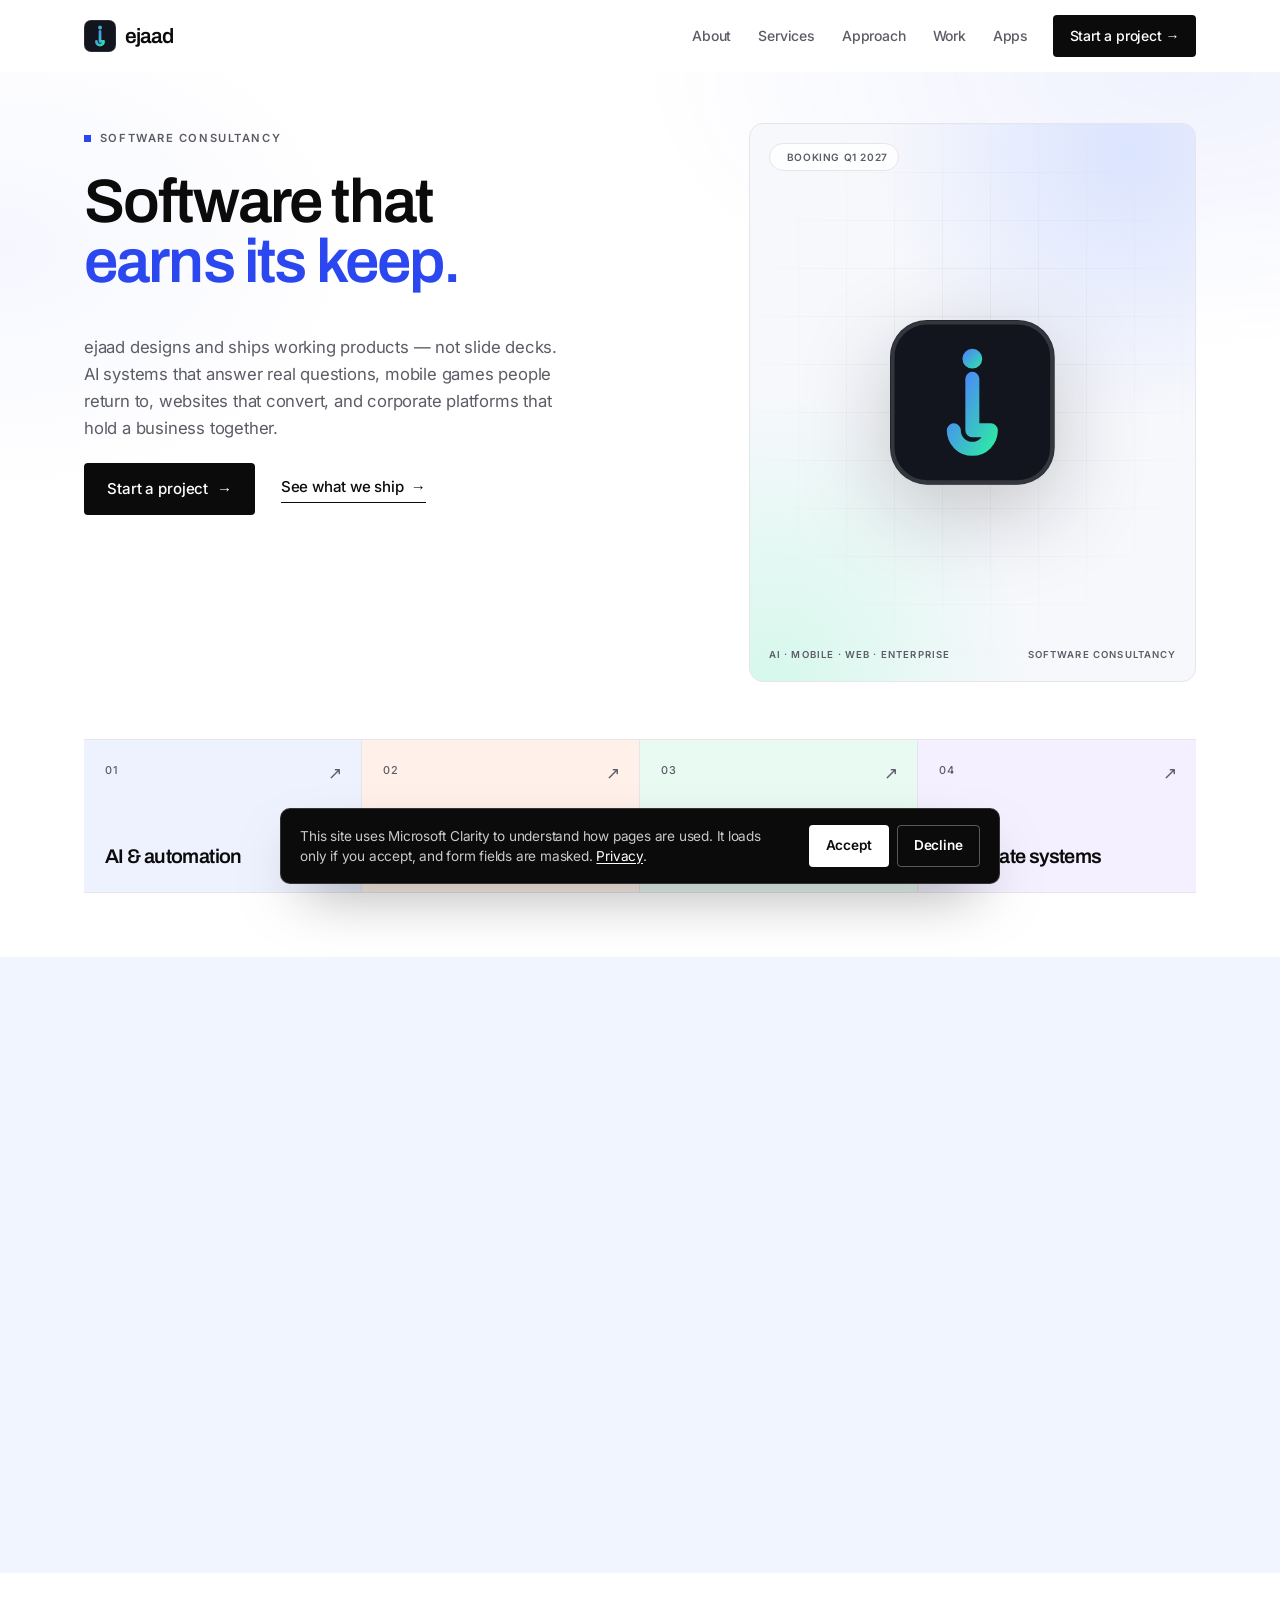
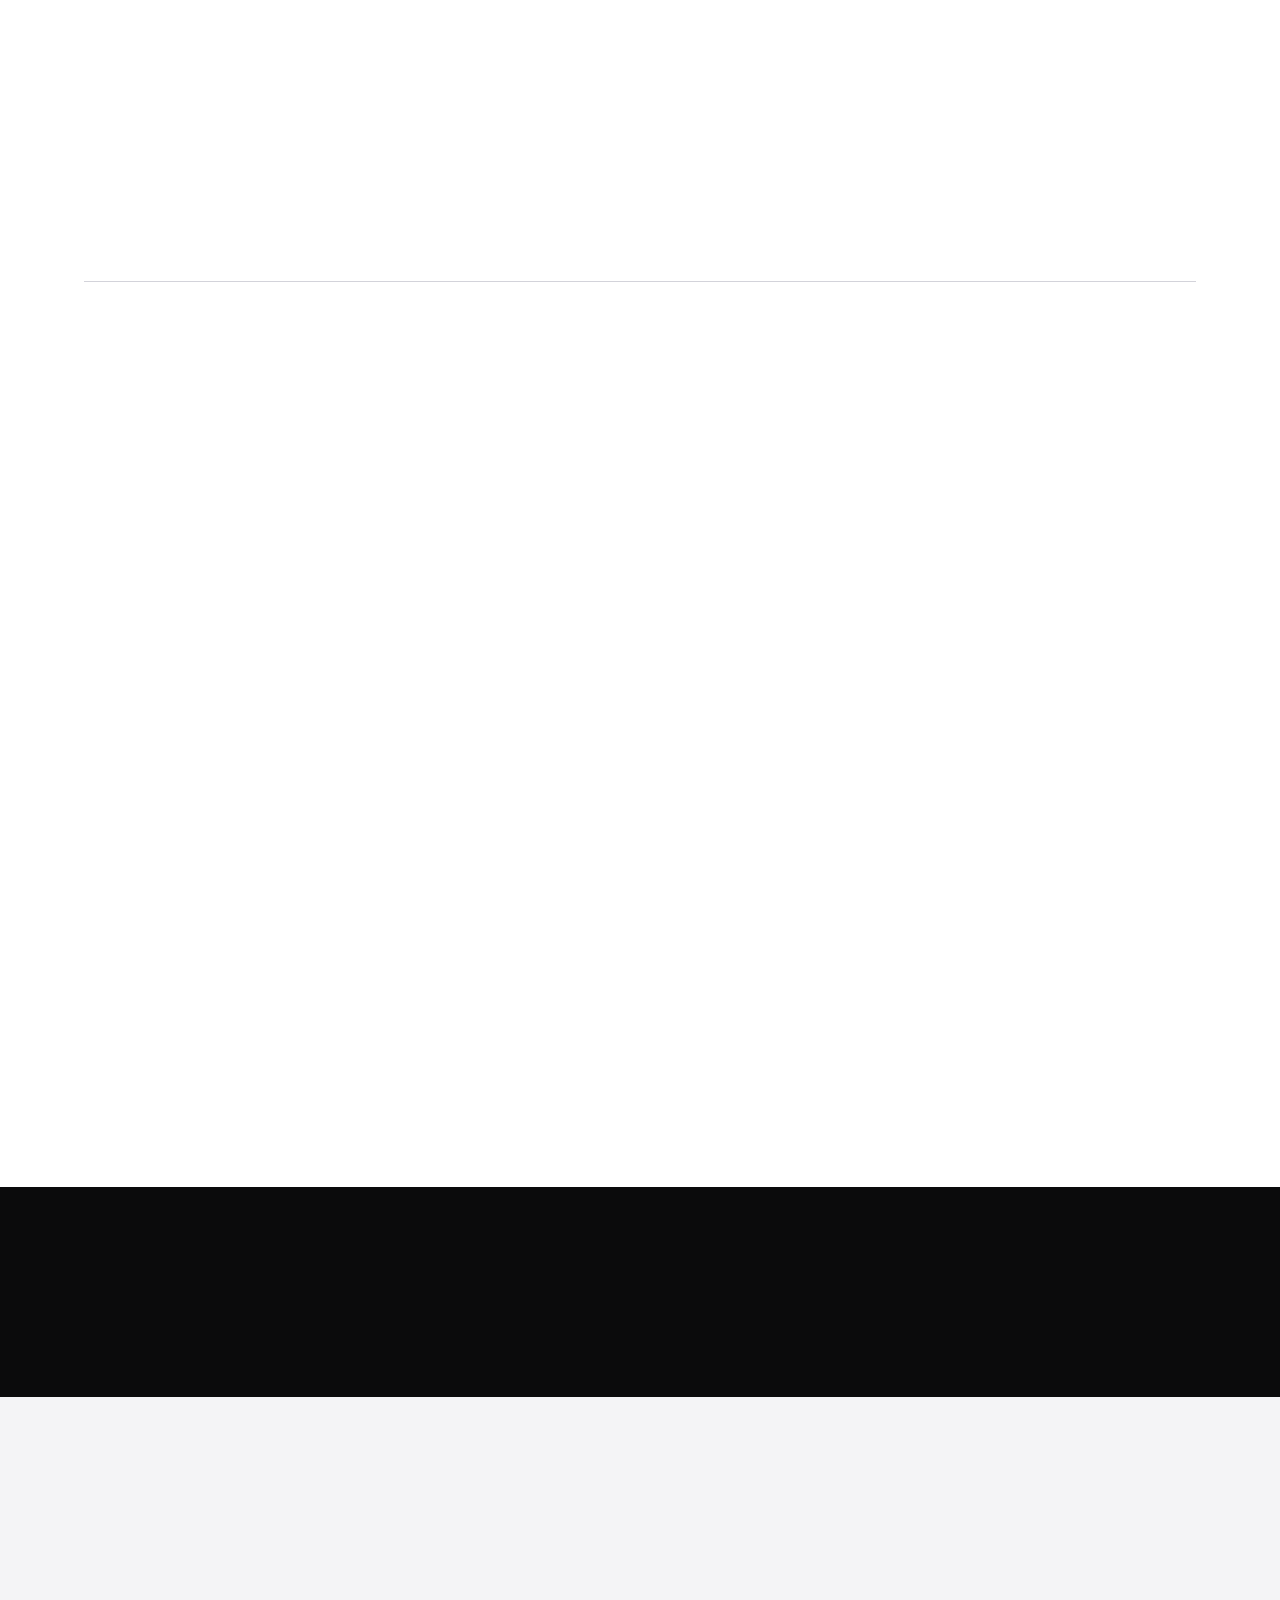
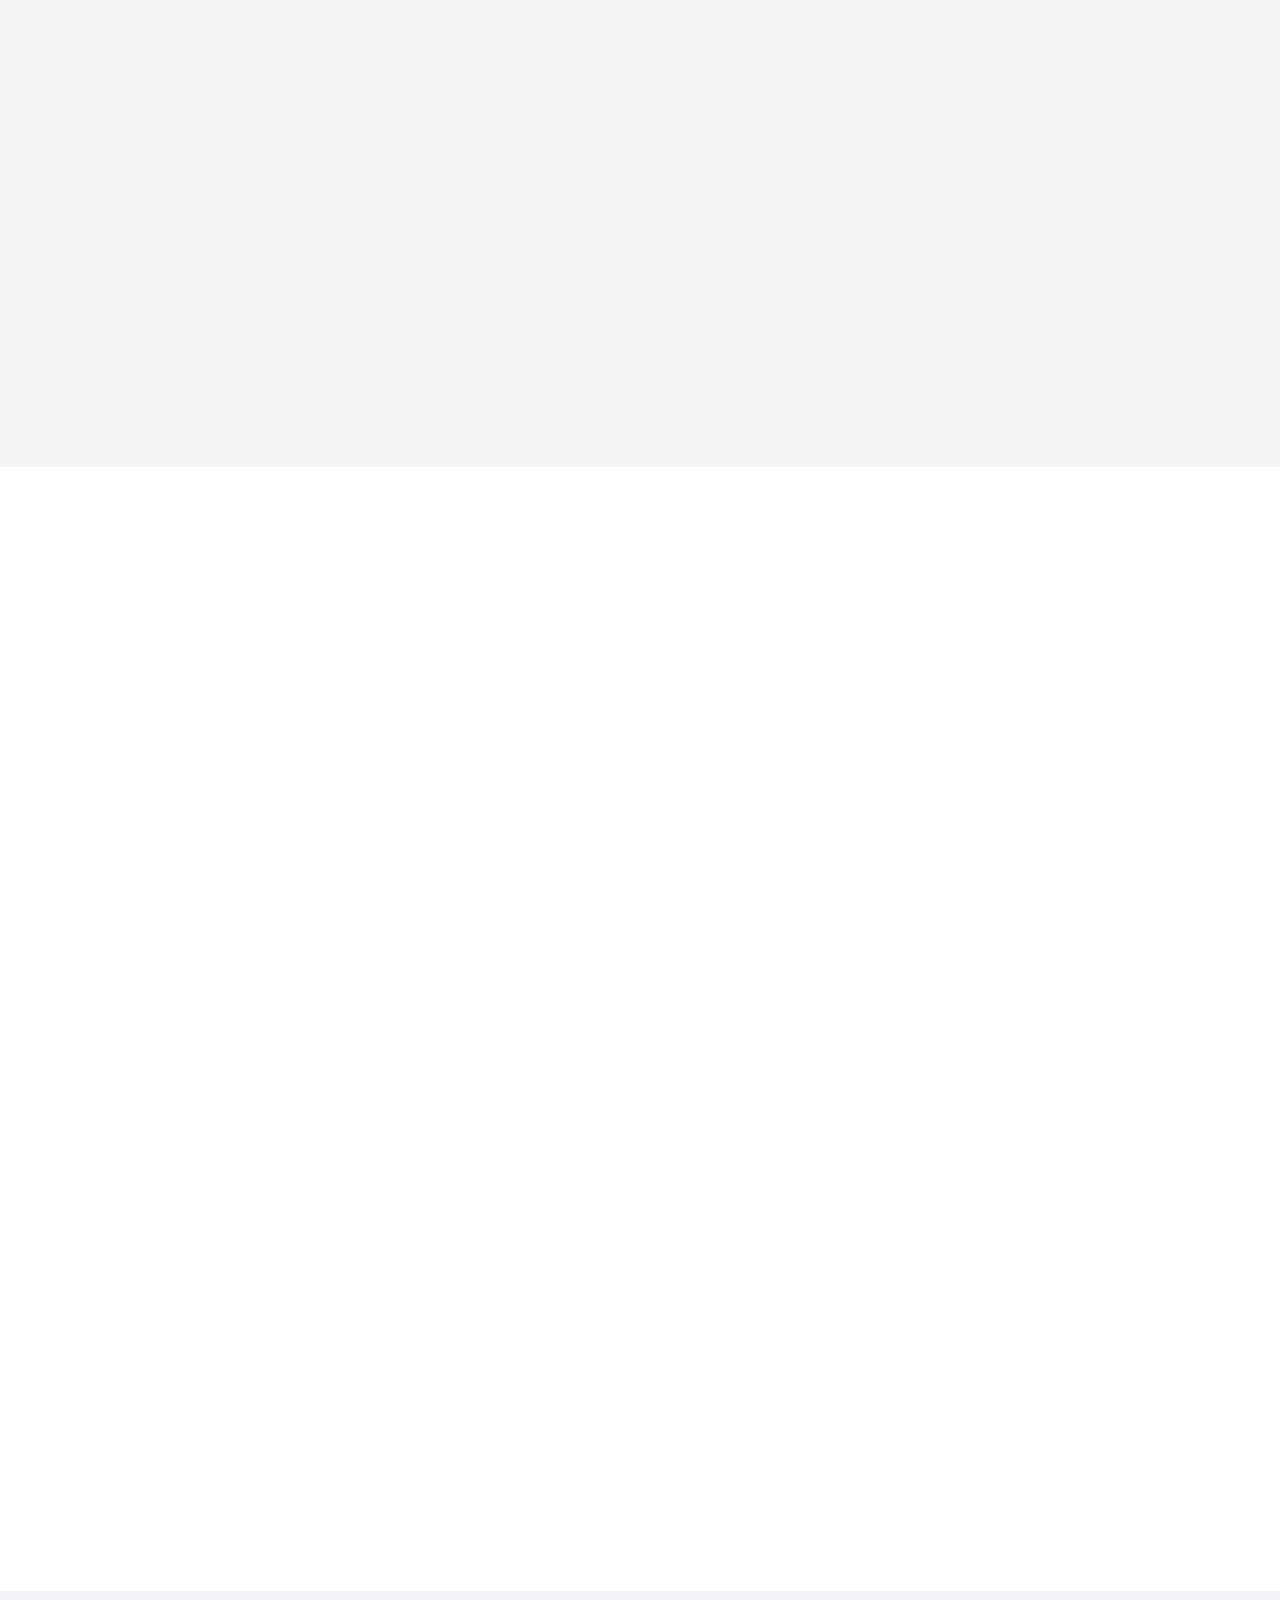
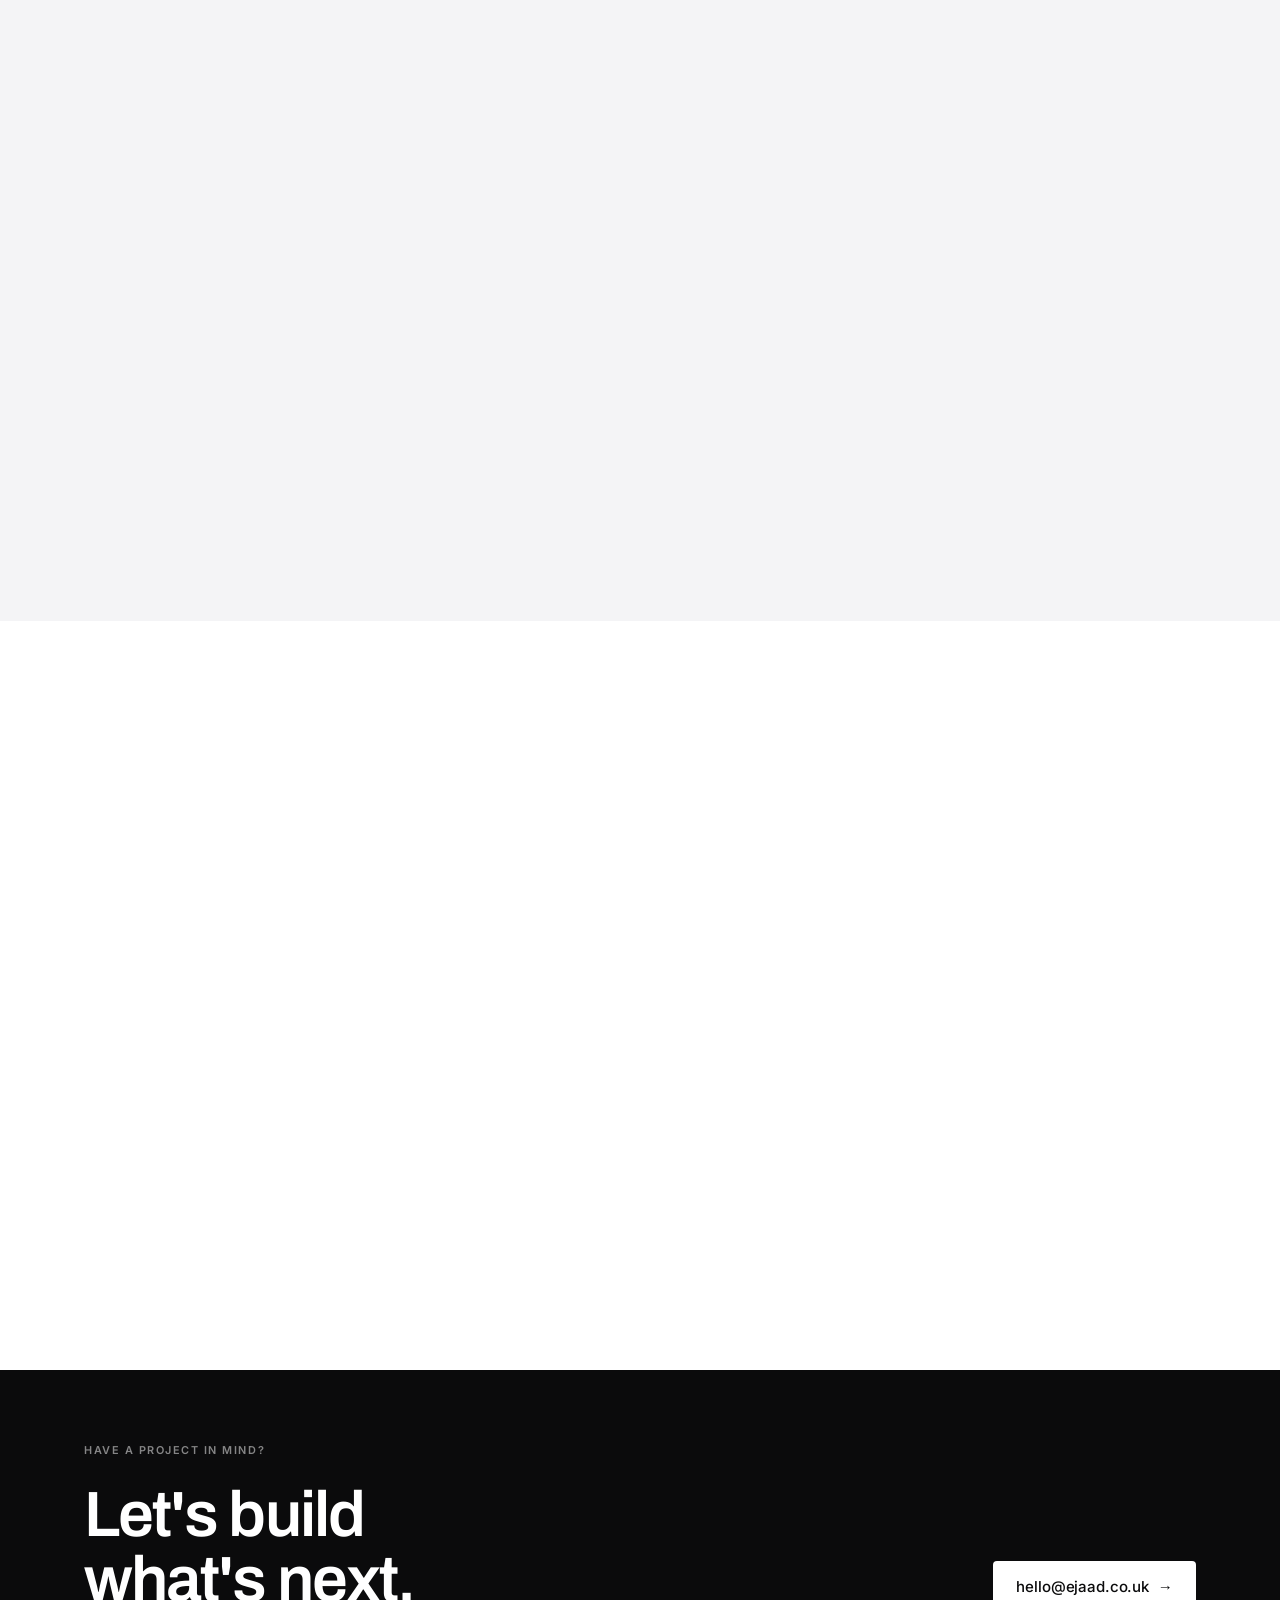
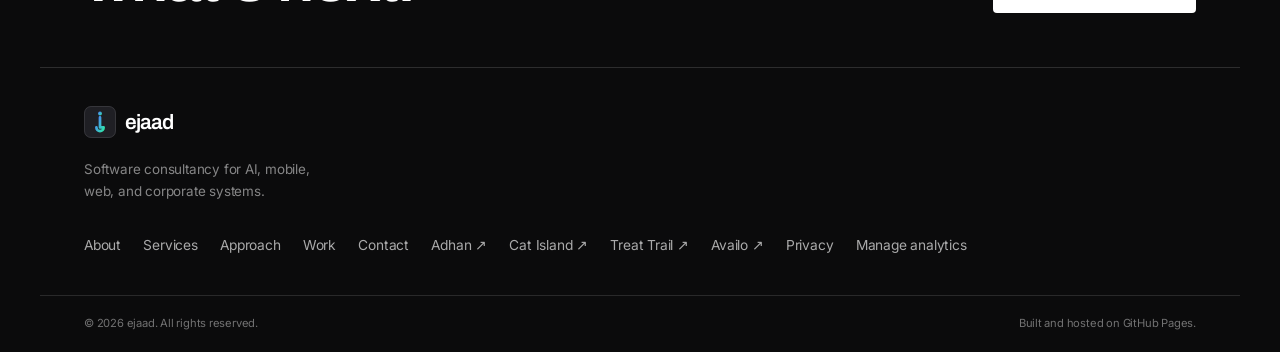
<file: index.html>
<!doctype html>
<html lang="en-GB">
<head>
<meta charset="utf-8" />
<meta name="viewport" content="width=device-width, initial-scale=1, viewport-fit=cover" />
<meta http-equiv="Content-Security-Policy" content="default-src 'self'; base-uri 'none'; object-src 'none'; frame-src https://*.clarity.ms; img-src 'self' data: https://*.clarity.ms; font-src 'self'; style-src 'self'; script-src 'self' 'sha256-v5AYnjcveCHpoaONhDVcqFGQlXmLRyLNaUcVxt/93JY=' https://*.clarity.ms; connect-src https://*.clarity.ms; form-action 'self'" />
<meta name="referrer" content="strict-origin-when-cross-origin" />
<title>ejaad — Software Consulting for AI, Mobile, Web &amp; Enterprise</title>
<meta name="description" content="ejaad is a software consultancy that designs and ships AI systems, mobile apps and games, production websites, and corporate platforms built to last." />
<meta name="theme-color" content="#ffffff" />
<link rel="canonical" href="https://ejaad.co.uk/" />

<meta property="og:type" content="website" />
<meta property="og:locale" content="en_GB" />
<meta property="og:site_name" content="ejaad" />
<meta property="og:title" content="ejaad — Software Consulting" />
<meta property="og:description" content="We build AI systems, mobile apps and games, websites, and corporate platforms that earn their keep." />
<meta property="og:url" content="https://ejaad.co.uk/" />
<meta property="og:image" content="https://ejaad.co.uk/assets/img/og.png" />
<meta name="twitter:card" content="summary_large_image" />
<meta name="twitter:title" content="ejaad — Software Consulting" />
<meta name="twitter:description" content="AI, mobile apps and games, websites, and corporate systems — designed and shipped by senior engineers." />
<meta name="twitter:image" content="https://ejaad.co.uk/assets/img/og.png" />

<link rel="icon" href="assets/img/brand-mark.svg" type="image/svg+xml" />
<link rel="apple-touch-icon" href="assets/img/brand-mark-180.png" />

<link rel="stylesheet" href="/assets/css/fonts.css?v=20261123" />
<link rel="stylesheet" href="assets/css/styles.css?v=20261123" />
<link rel="stylesheet" href="/assets/css/consent.css?v=20261123" />
<script src="/assets/js/boot.js?v=20261123"></script>

<script type="application/ld+json">
{
  "@context": "https://schema.org",
  "@type": "ProfessionalService",
  "name": "ejaad",
  "description": "Software consultancy building AI systems, mobile apps and games, websites, and corporate enterprise systems.",
  "url": "https://ejaad.co.uk/",
  "email": "hello@ejaad.co.uk",
  "areaServed": "Worldwide",
  "logo": "https://ejaad.co.uk/assets/img/brand-mark-180.png",
  "image": "https://ejaad.co.uk/assets/img/og.png",
  "inLanguage": "en-GB",
  "knowsAbout": ["Artificial Intelligence", "Android Development", "Mobile App Development", "Game Development", "Web Development", "Enterprise Software"]
}
</script>
</head>
<body>
<a class="skip-link" href="#main">Skip to content</a>

<header class="site-header" id="siteHeader">
  <div class="container header-inner">
    <a class="brand" href="#home" aria-label="ejaad — home">
      <span class="brand-mark" aria-hidden="true">
        <svg viewBox="0 0 40 40" focusable="false">
          <defs>
            <linearGradient id="bg1" x1="0" y1="0" x2="1" y2="1">
              <stop offset="0" stop-color="#4f7dff" />
              <stop offset="1" stop-color="#2ee6a8" />
            </linearGradient>
          </defs>
          <rect width="40" height="40" rx="9" fill="#12151d" />
          <rect x=".6" y=".6" width="38.8" height="38.8" rx="8.4" fill="none" stroke="#fff" stroke-opacity=".14" />
          <path d="M20 14.3V26.8h4.5a4.5 4.5 0 0 1-9 0" fill="none" stroke="url(#bg1)" stroke-width="3.4" stroke-linecap="round" stroke-linejoin="round" />
          <circle cx="20" cy="9.4" r="2.4" fill="url(#bg1)" />
        </svg>
      </span>
      <span class="brand-text">ejaad</span>
    </a>

    <nav class="nav" id="primaryNav" aria-label="Primary">
      <a href="#about">About</a>
      <a href="#services">Services</a>
      <a href="#approach">Approach</a>
      <a href="#work">Work</a>
      <a href="#apps">Apps</a>
      <a href="#contact" class="nav-cta">Start a project <span aria-hidden="true">→</span></a>
    </nav>

    <button class="nav-toggle" id="navToggle" aria-expanded="false" aria-controls="primaryNav" aria-label="Open menu">
      <span></span><span></span>
    </button>
  </div>
</header>

<main id="main">

  <!-- ============================ HERO ============================ -->
  <section class="hero" id="home">
    <div class="container hero-grid">
      <div class="hero-copy">
        <p class="eyebrow reveal"><span class="sq"></span>Software consultancy</p>
        <h1 class="reveal">Software that<br /><span class="accent">earns its keep.</span></h1>

        <div class="hero-row reveal">
          <p class="lede">
            ejaad designs and ships working products — not slide decks. AI systems that answer real
            questions, mobile games people return to, websites that convert, and corporate
            platforms that hold a business together.
          </p>
          <div class="hero-actions">
            <a class="btn btn-solid" href="#contact">Start a project <span aria-hidden="true">→</span></a>
            <a class="link-arrow" href="#work">See what we ship <span aria-hidden="true">→</span></a>
          </div>
        </div>
      </div>

      <aside class="hero-poster reveal" aria-hidden="true">
        <span class="poster-badge"><span class="dot"></span>Booking Q1 2027</span>
        <span class="poster-mark">
          <svg viewBox="0 0 40 40" focusable="false">
            <defs>
              <linearGradient id="bg3" x1="0" y1="0" x2="1" y2="1">
                <stop offset="0" stop-color="#4f7dff" />
                <stop offset="1" stop-color="#2ee6a8" />
              </linearGradient>
            </defs>
            <rect width="40" height="40" rx="9" fill="#12151d" />
            <rect x=".6" y=".6" width="38.8" height="38.8" rx="8.4" fill="none" stroke="#fff" stroke-opacity=".14" />
            <path d="M20 14.3V26.8h4.5a4.5 4.5 0 0 1-9 0" fill="none" stroke="url(#bg3)" stroke-width="3.4" stroke-linecap="round" stroke-linejoin="round" />
            <circle cx="20" cy="9.4" r="2.4" fill="url(#bg3)" />
          </svg>
        </span>
        <div class="poster-foot">
          <span>AI · Mobile · Web · Enterprise</span>
          <span>Software consultancy</span>
        </div>
      </aside>
    </div>

    <div class="container">
      <nav class="capability-band reveal" aria-label="Services overview">
        <a class="cap" href="#services">
          <span class="cap-num">01</span>
          <span class="cap-name">AI &amp; automation</span>
          <span class="cap-arrow" aria-hidden="true">↗</span>
        </a>
        <a class="cap" href="#services">
          <span class="cap-num">02</span>
          <span class="cap-name">Mobile apps &amp; games</span>
          <span class="cap-arrow" aria-hidden="true">↗</span>
        </a>
        <a class="cap" href="#services">
          <span class="cap-num">03</span>
          <span class="cap-name">Websites</span>
          <span class="cap-arrow" aria-hidden="true">↗</span>
        </a>
        <a class="cap" href="#services">
          <span class="cap-num">04</span>
          <span class="cap-name">Corporate systems</span>
          <span class="cap-arrow" aria-hidden="true">↗</span>
        </a>
      </nav>
    </div>
  </section>

  <!-- ============================ ABOUT ============================ -->
  <section class="section section-lilac" id="about">
    <div class="container about-grid">
      <div class="about-side">
        <div class="about-head reveal">
          <p class="eyebrow"><span class="sq"></span>About ejaad</p>
          <h2>Named for creation.<br />Built for delivery.</h2>
        </div>
        <ul class="values reveal">
          <li><strong>Direct access.</strong> You talk to the people writing the code.</li>
          <li><strong>Fixed scope, honest estimates.</strong> If something is a bad idea, we say so early.</li>
          <li><strong>Nothing held hostage.</strong> Repos, infrastructure, and documentation are yours.</li>
        </ul>
      </div>
      <div class="about-copy reveal">
        <blockquote>
          <span class="quote-mark" aria-hidden="true">“</span>
          <em>ejaad</em> means creation — bringing something into existence that wasn't there
          before. That is the whole job.
        </blockquote>
        <p>
          ejaad is a small consultancy of senior engineers who take an idea, argue with it honestly,
          and then build the version that survives contact with real users.
        </p>
        <p>
          We work across four practices — AI, mobile apps and games, web, and corporate systems —
          because modern products rarely stay in one lane. A mobile game needs a backend and a
          store page. An ERP needs a mobile companion. A website needs an assistant. One team
          means one architecture and one place to ask questions.
        </p>
      </div>
    </div>
  </section>

  <!-- ============================ SERVICES ============================ -->
  <section class="section" id="services">
    <div class="container">
      <div class="section-head split reveal">
        <div>
          <p class="eyebrow"><span class="sq"></span>What we do</p>
          <h2>Four practices.<br />One accountable team.</h2>
        </div>
        <p class="section-sub">
          Most projects don't fail on technology — they fail on coordination. We keep design,
          engineering, and delivery in one room so nothing gets lost between vendors.
        </p>
      </div>

      <ul class="service-rows">
        <li class="reveal">
          <a class="service-row" href="#contact">
            <span class="row-num">01</span>
            <span class="row-main">
              <span class="row-head">
                <span class="row-title">AI &amp; automation</span>
                <span class="row-tag">Most requested</span>
              </span>
              <span class="row-copy">
                Assistants grounded in your own documents, agents that take real actions, and
                automation that removes the busywork — with evaluation and guardrails from day one.
              </span>
              <span class="row-tags">
                <span>LLM apps &amp; RAG</span><span>Agents &amp; workflows</span><span>Evals &amp; guardrails</span><span>Self-hosted</span>
              </span>
            </span>
            <span class="row-arrow" aria-hidden="true">→</span>
          </a>
        </li>

        <li class="reveal">
          <a class="service-row" href="#contact">
            <span class="row-num">02</span>
            <span class="row-main">
              <span class="row-head">
                <span class="row-title">Mobile apps &amp; games</span>
                <span class="row-tag">Play Store ready</span>
              </span>
              <span class="row-copy">
                Native apps in Kotlin and Compose, plus games in Unity and Godot — built for real
                devices, real frame budgets, and a launch that doesn't stall.
              </span>
              <span class="row-tags">
                <span>Kotlin &amp; Compose</span><span>Unity / Godot</span><span>IAP &amp; analytics</span><span>Store release</span>
              </span>
            </span>
            <span class="row-arrow" aria-hidden="true">→</span>
          </a>
        </li>

        <li class="reveal">
          <a class="service-row" href="#contact">
            <span class="row-num">03</span>
            <span class="row-main">
              <span class="row-head">
                <span class="row-title">Websites</span>
                <span class="row-tag">Fast by default</span>
              </span>
              <span class="row-copy">
                Marketing sites that load fast and convert, and web applications that scale past
                the demo. Accessible, indexable, and measurable from launch.
              </span>
              <span class="row-tags">
                <span>React &amp; Next.js</span><span>Headless CMS</span><span>Core Web Vitals</span><span>Design systems</span>
              </span>
            </span>
            <span class="row-arrow" aria-hidden="true">→</span>
          </a>
        </li>

        <li class="reveal">
          <a class="service-row" href="#contact">
            <span class="row-num">04</span>
            <span class="row-main">
              <span class="row-head">
                <span class="row-title">Corporate systems</span>
                <span class="row-tag">Built to audit</span>
              </span>
              <span class="row-copy">
                ERP, CRM, and internal portals that replace spreadsheets and email chains. Roles,
                approvals, audit trails, and integrations with the tools you already pay for.
              </span>
              <span class="row-tags">
                <span>ERP / CRM</span><span>Dashboards</span><span>SSO &amp; RBAC</span><span>Data migration</span>
              </span>
            </span>
            <span class="row-arrow" aria-hidden="true">→</span>
          </a>
        </li>
      </ul>
    </div>
  </section>

  <!-- ============================ STATS ============================ -->
  <section class="stats-band" aria-label="How we work, in numbers">
    <div class="container stats-grid">
      <div class="stat reveal">
        <strong>2 <span>wks</span></strong>
        <p>To your first working demo</p>
      </div>
      <div class="stat reveal">
        <strong>100<span>%</span></strong>
        <p>Source code and IP handover</p>
      </div>
      <div class="stat reveal">
        <strong>4</strong>
        <p>Practice areas, one team</p>
      </div>
      <div class="stat reveal">
        <strong>0</strong>
        <p>Junior hand-offs</p>
      </div>
    </div>
  </section>

  <!-- ============================ APPROACH ============================ -->
  <section class="section section-soft" id="approach">
    <div class="container">
      <div class="section-head split reveal">
        <div>
          <p class="eyebrow"><span class="sq"></span>How we work</p>
          <h2>From idea to something<br />you can click.</h2>
        </div>
        <p class="section-sub">
          No six-month discovery phases. We work in milestones you can see, test, and steer —
          starting with the riskiest assumption, not the easiest screen.
        </p>
      </div>

      <ol class="steps">
        <li class="step reveal">
          <span class="step-num">01</span>
          <h3>Discover</h3>
          <p>We map the real problem, the users, and the constraints. You leave with a scoped plan, a fixed estimate, and a demo date.</p>
          <span class="step-meta">Week 1</span>
        </li>
        <li class="step reveal">
          <span class="step-num">02</span>
          <h3>Architect</h3>
          <p>Data model, interfaces, and infrastructure decided before code. The choices that get expensive later are made first.</p>
          <span class="step-meta">Week 1–2</span>
        </li>
        <li class="step reveal">
          <span class="step-num">03</span>
          <h3>Build</h3>
          <p>Two-week sprints, each ending in a working demo. You review real software, not status reports.</p>
          <span class="step-meta">Sprints</span>
        </li>
        <li class="step reveal">
          <span class="step-num">04</span>
          <h3>Ship &amp; support</h3>
          <p>Stores, servers, monitoring, and handover — then a support window while your team takes the keys.</p>
          <span class="step-meta">Launch +</span>
        </li>
      </ol>
    </div>
  </section>

  <!-- ============================ WORK ============================ -->
  <section class="section" id="work">
    <div class="container">
      <div class="section-head split reveal">
        <div>
          <p class="eyebrow"><span class="sq"></span>Selected work</p>
          <h2>Built for the<br />day after launch.</h2>
        </div>
        <p class="section-sub">
          A look at the shapes of problems we take on — and what a finished engagement actually
          leaves in your hands.
        </p>
      </div>

      <div class="work-grid">
        <article class="case reveal">
          <div class="case-cover cover-ai">
            <span class="cover-num">01</span>
            <span class="cover-tag">AI · Corporate</span>
            <span class="cover-mark" aria-hidden="true">↗</span>
          </div>
          <div class="case-body">
            <h3>Document intelligence for regulated teams</h3>
            <p class="case-copy">
              A retrieval-grounded assistant over policy, contract, and compliance archives. Every
              answer cites its source, access follows existing roles, and nothing leaves your
              infrastructure.
            </p>
            <ul class="case-meta">
              <li>RAG pipeline &amp; eval suite</li>
              <li>SSO + row-level permissions</li>
              <li>Self-hosted deployment</li>
            </ul>
          </div>
        </article>

        <article class="case reveal">
          <div class="case-cover cover-game">
            <span class="cover-num">02</span>
            <span class="cover-tag">Mobile · Games</span>
            <span class="cover-mark" aria-hidden="true">↗</span>
          </div>
          <div class="case-body">
            <h3>A live-service mobile game</h3>
            <p class="case-copy">
              Gameplay, economy, and content pipeline in one build. Tuned for mid-range devices,
              instrumented for retention, and ready for seasonal updates without a new APK.
            </p>
            <ul class="case-meta">
              <li>Unity / Godot + Kotlin shell</li>
              <li>IAP, ads &amp; remote config</li>
              <li>Store release &amp; live-ops</li>
            </ul>
          </div>
        </article>

        <article class="case reveal">
          <div class="case-cover cover-ops">
            <span class="cover-num">03</span>
            <span class="cover-tag">Enterprise · Web</span>
            <span class="cover-mark" aria-hidden="true">↗</span>
          </div>
          <div class="case-body">
            <h3>An operations hub that replaced spreadsheets</h3>
            <p class="case-copy">
              Orders, inventory, approvals, and reporting in a single portal — with the audit trail
              finance asked for and the speed the floor needed. Migrated without a freeze.
            </p>
            <ul class="case-meta">
              <li>Role-based workflows</li>
              <li>Legacy data migration</li>
              <li>Reporting &amp; exports</li>
            </ul>
          </div>
        </article>
      </div>

      <div class="stack reveal">
        <p class="stack-label">Tools we reach for</p>
        <ul class="stack-list">
          <li>Kotlin</li><li>Jetpack Compose</li><li>Unity</li><li>Godot</li>
          <li>Python</li><li>PyTorch</li><li>LangChain</li><li>FastAPI</li>
          <li>TypeScript</li><li>React</li><li>Next.js</li><li>Node.js</li>
          <li>PostgreSQL</li><li>Redis</li><li>Docker</li><li>AWS</li><li>GCP</li>
        </ul>
      </div>
    </div>
  </section>

  <!-- ============================ APPS ============================ -->
  <section class="section section-soft" id="apps">
    <div class="container">
      <div class="section-head split reveal">
        <div>
          <p class="eyebrow"><span class="sq"></span>Apps</p>
          <h2>Some of the apps<br />we've built.</h2>
        </div>
        <p class="section-sub">
          Android products designed and shipped by ejaad — prayer times, a cat obstacle course,
          and KS2 practice with Biscuit — plus Availo, a clinic scheduling layer in development.
        </p>
      </div>

      <div class="app-grid">
        <a class="app-card reveal" href="/adhan/">
          <span class="app-icon" aria-hidden="true"><img src="/adhan/assets/img/screens/today.jpg" alt="" /></span>
          <span class="app-body">
            <strong>Adhan: Prayer Times</strong>
            <span>Prayer times, the adhan, the Qibla and nearby mosques.</span>
          </span>
          <span class="app-arrow" aria-hidden="true">↗</span>
        </a>

        <a class="app-card reveal" href="/cat-island/">
          <span class="app-icon" aria-hidden="true"><img src="/cat-island/assets/img/icon.png" alt="" /></span>
          <span class="app-body">
            <strong>Cat Island</strong>
            <span>A tropical side-scrolling cat obstacle course.</span>
          </span>
          <span class="app-arrow" aria-hidden="true">↗</span>
        </a>

        <a class="app-card reveal" href="/treat-trail/">
          <span class="app-icon" aria-hidden="true"><img src="/treat-trail/assets/img/icon.png" alt="" /></span>
          <span class="app-body">
            <strong>Treat Trail Learning</strong>
            <span>KS2 practice with Biscuit, one treat for every correct answer.</span>
          </span>
          <span class="app-arrow" aria-hidden="true">↗</span>
        </a>
      </div>

      <a class="dev-strip reveal" href="/availo/">
        <span class="dev-mark" aria-hidden="true">
          <svg viewBox="0 0 40 40" focusable="false">
            <rect width="40" height="40" rx="9" fill="#101636" />
            <rect x="7" y="11" width="11" height="6" rx="2" fill="#5b6ef0" />
            <rect x="21" y="11" width="12" height="6" rx="2" fill="#2bb3a3" />
            <rect x="7" y="22" width="14" height="6" rx="2" fill="#e8a13c" />
            <rect x="24" y="22" width="9" height="6" rx="2" fill="#5b6ef0" />
          </svg>
        </span>
        <span class="dev-body">
          <strong>Availo <span class="dev-badge">In development</span></strong>
          <span>Intelligent scheduling and capacity optimisation for clinics — make every chair hour count.</span>
        </span>
        <span class="app-arrow" aria-hidden="true">↗</span>
      </a>
    </div>
  </section>

  <!-- ============================ CONTACT ============================ -->
  <section class="section contact" id="contact">
    <div class="container contact-grid">
      <div class="reveal">
        <p class="eyebrow"><span class="sq"></span>Contact</p>
        <h2>Tell us what<br />you're building.</h2>
        <p class="section-sub">
          Send a short description of the problem, the timeline, and anything already in place.
          You'll get a reply with an honest read — including whether we're the right team for it.
        </p>

        <div class="contact-lines">
          <a class="contact-line" href="mailto:hello@ejaad.co.uk">
            <span class="contact-label">Email</span>
            <span class="contact-value">hello@ejaad.co.uk <span aria-hidden="true">↗</span></span>
          </a>
          <div class="contact-line">
            <span class="contact-label">Availability</span>
            <span class="contact-value">Booking Q1 2027</span>
          </div>
          <div class="contact-line">
            <span class="contact-label">Response</span>
            <span class="contact-value">Within one business day</span>
          </div>
        </div>
      </div>

      <form class="contact-form reveal" id="contactForm" novalidate data-clarity-mask="true">
        <div class="field">
          <label for="name">Name</label>
          <input id="name" name="name" type="text" autocomplete="name" required placeholder="Your name" />
        </div>
        <div class="field">
          <label for="email">Email</label>
          <input id="email" name="email" type="email" autocomplete="email" required placeholder="you@company.com" />
        </div>
        <div class="field-row">
          <div class="field">
            <label for="service">Project type</label>
            <select id="service" name="service">
              <option>AI &amp; automation</option>
              <option>Mobile app / game</option>
              <option>Website</option>
              <option>Corporate system</option>
              <option>Not sure yet</option>
            </select>
          </div>
          <div class="field">
            <label for="budget">Budget</label>
            <select id="budget" name="budget">
              <option>Under $5k</option>
              <option>$5k – $15k</option>
              <option>$15k – $50k</option>
              <option>$50k+</option>
              <option>Retainer</option>
            </select>
          </div>
        </div>
        <div class="field">
          <label for="message">What are you building?</label>
          <textarea id="message" name="message" rows="4" required placeholder="A few sentences is plenty."></textarea>
        </div>
        <button class="btn btn-solid btn-block" type="submit">Send project brief <span aria-hidden="true">→</span></button>
        <p class="form-note" id="formNote" role="status" aria-live="polite">
          This opens your email client with the details filled in. No data is stored on this site.
        </p>
      </form>
    </div>
  </section>
</main>

<footer class="site-footer">
  <div class="container footer-top">
    <p class="footer-kicker">Have a project in mind?</p>
    <div class="footer-cta">
      <h2>Let's build<br />what's next.</h2>
      <a class="btn btn-light" href="mailto:hello@ejaad.co.uk">hello@ejaad.co.uk <span aria-hidden="true">→</span></a>
    </div>
  </div>

  <div class="container footer-inner">
    <div class="footer-brand">
      <a class="brand" href="#home" aria-label="ejaad — home">
        <span class="brand-mark" aria-hidden="true">
          <svg viewBox="0 0 40 40" focusable="false">
            <defs>
              <linearGradient id="bg2" x1="0" y1="0" x2="1" y2="1">
                <stop offset="0" stop-color="#4f7dff" />
                <stop offset="1" stop-color="#2ee6a8" />
              </linearGradient>
            </defs>
            <rect width="40" height="40" rx="9" fill="#12151d" />
            <rect x=".6" y=".6" width="38.8" height="38.8" rx="8.4" fill="none" stroke="#fff" stroke-opacity=".14" />
            <path d="M20 14.3V26.8h4.5a4.5 4.5 0 0 1-9 0" fill="none" stroke="url(#bg2)" stroke-width="3.4" stroke-linecap="round" stroke-linejoin="round" />
            <circle cx="20" cy="9.4" r="2.4" fill="url(#bg2)" />
          </svg>
        </span>
        <span class="brand-text">ejaad</span>
      </a>
      <p>Software consultancy for AI, mobile, web, and corporate systems.</p>
    </div>
    <nav class="footer-nav" aria-label="Footer">
      <a href="#about">About</a>
      <a href="#services">Services</a>
      <a href="#approach">Approach</a>
      <a href="#work">Work</a>
      <a href="#contact">Contact</a>
      <a href="/adhan/">Adhan <span aria-hidden="true">↗</span></a>
      <a href="/cat-island/">Cat Island <span aria-hidden="true">↗</span></a>
      <a href="/treat-trail/">Treat Trail <span aria-hidden="true">↗</span></a>
      <a href="/availo/">Availo <span aria-hidden="true">↗</span></a>
      <a href="/privacy/">Privacy</a>
      <a href="#" id="manageConsent">Manage analytics</a>
    </nav>
  </div>
  <div class="container footer-base">
    <p>© <span id="year">2026</span> ejaad. All rights reserved.</p>
    <p>Built and hosted on GitHub Pages.</p>
  </div>
</footer>

<div class="consent" id="consentBanner" role="region" aria-label="Analytics consent" hidden>
  <p>
    This site uses Microsoft Clarity to understand how pages are used. It loads only if you
    accept, and form fields are masked. <a href="/privacy/">Privacy</a>.
  </p>
  <div class="consent-actions">
    <button type="button" class="btn btn-solid" id="consentAccept">Accept</button>
    <button type="button" class="btn btn-quiet" id="consentDecline">Decline</button>
  </div>
</div>

<script src="assets/js/main.js?v=20261123" defer></script>
<script src="assets/js/consent.js?v=20261123" defer></script>
</body>
</html>
</file>
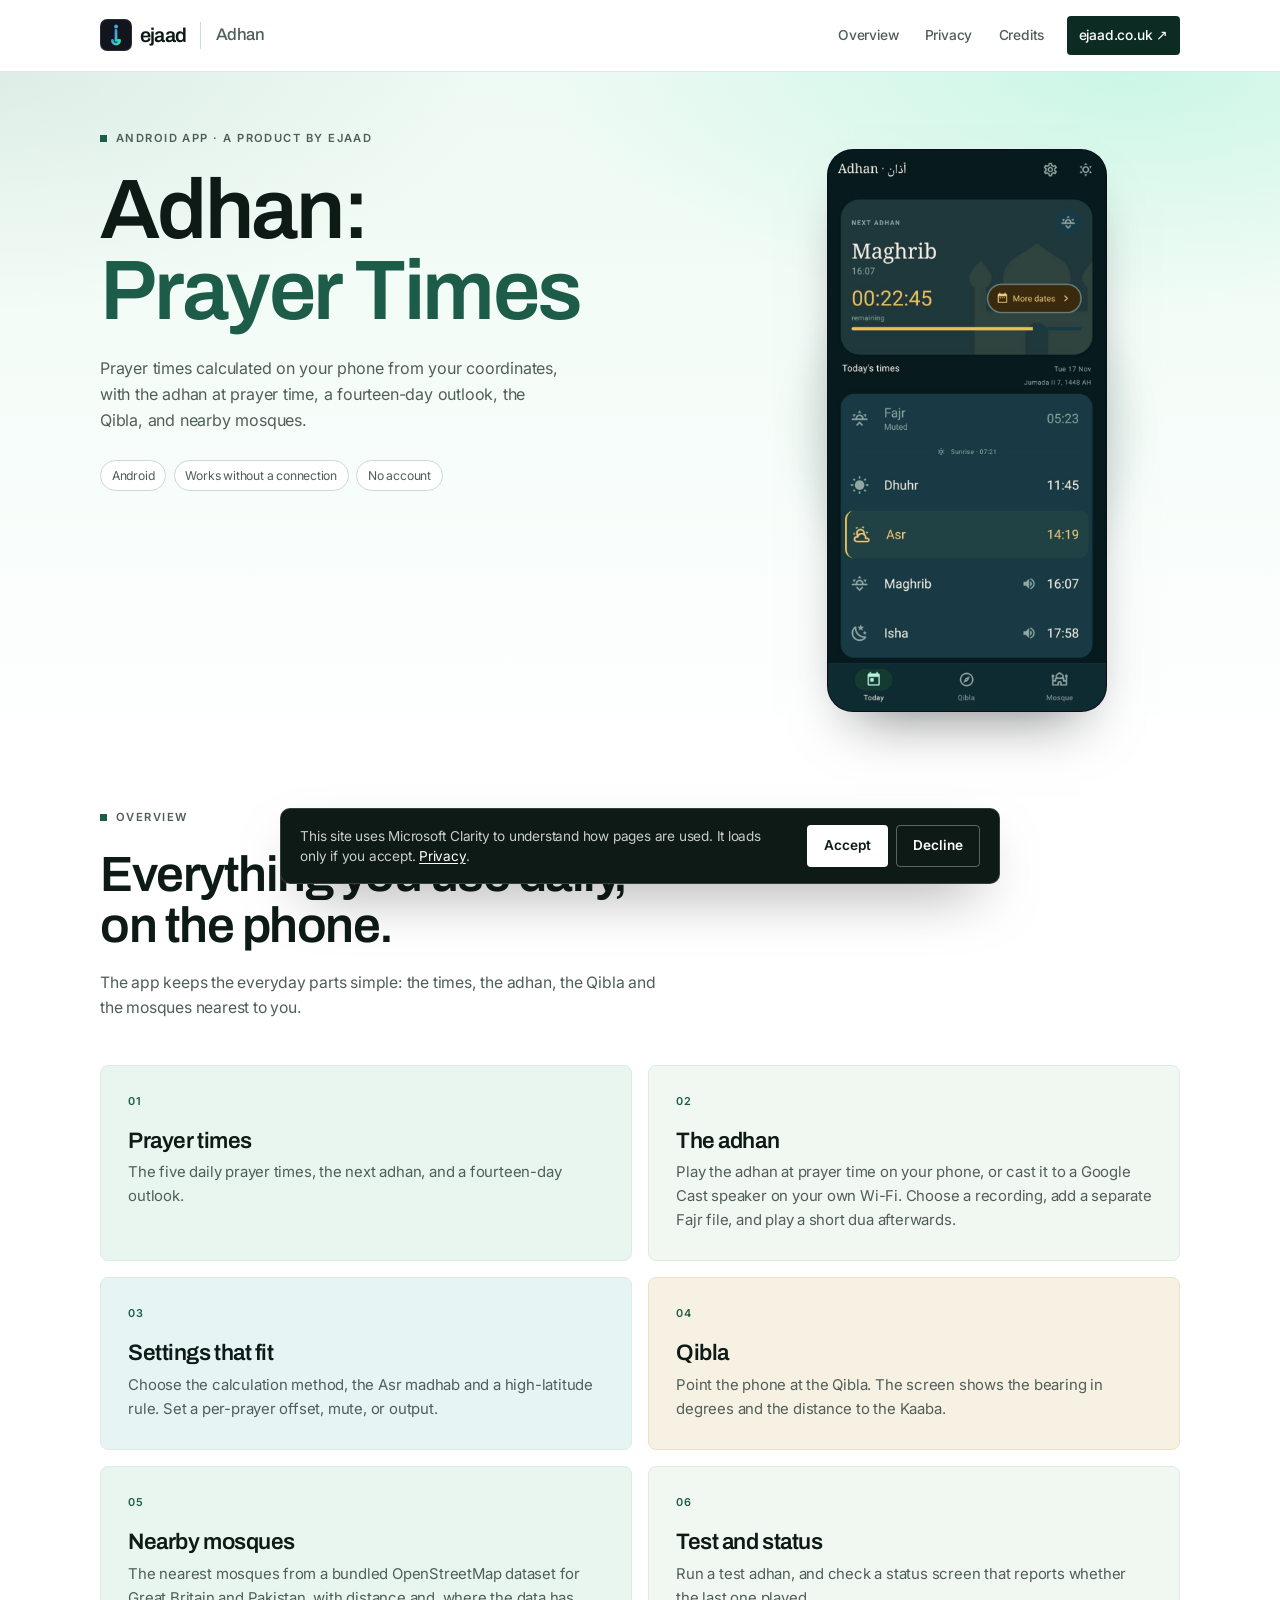
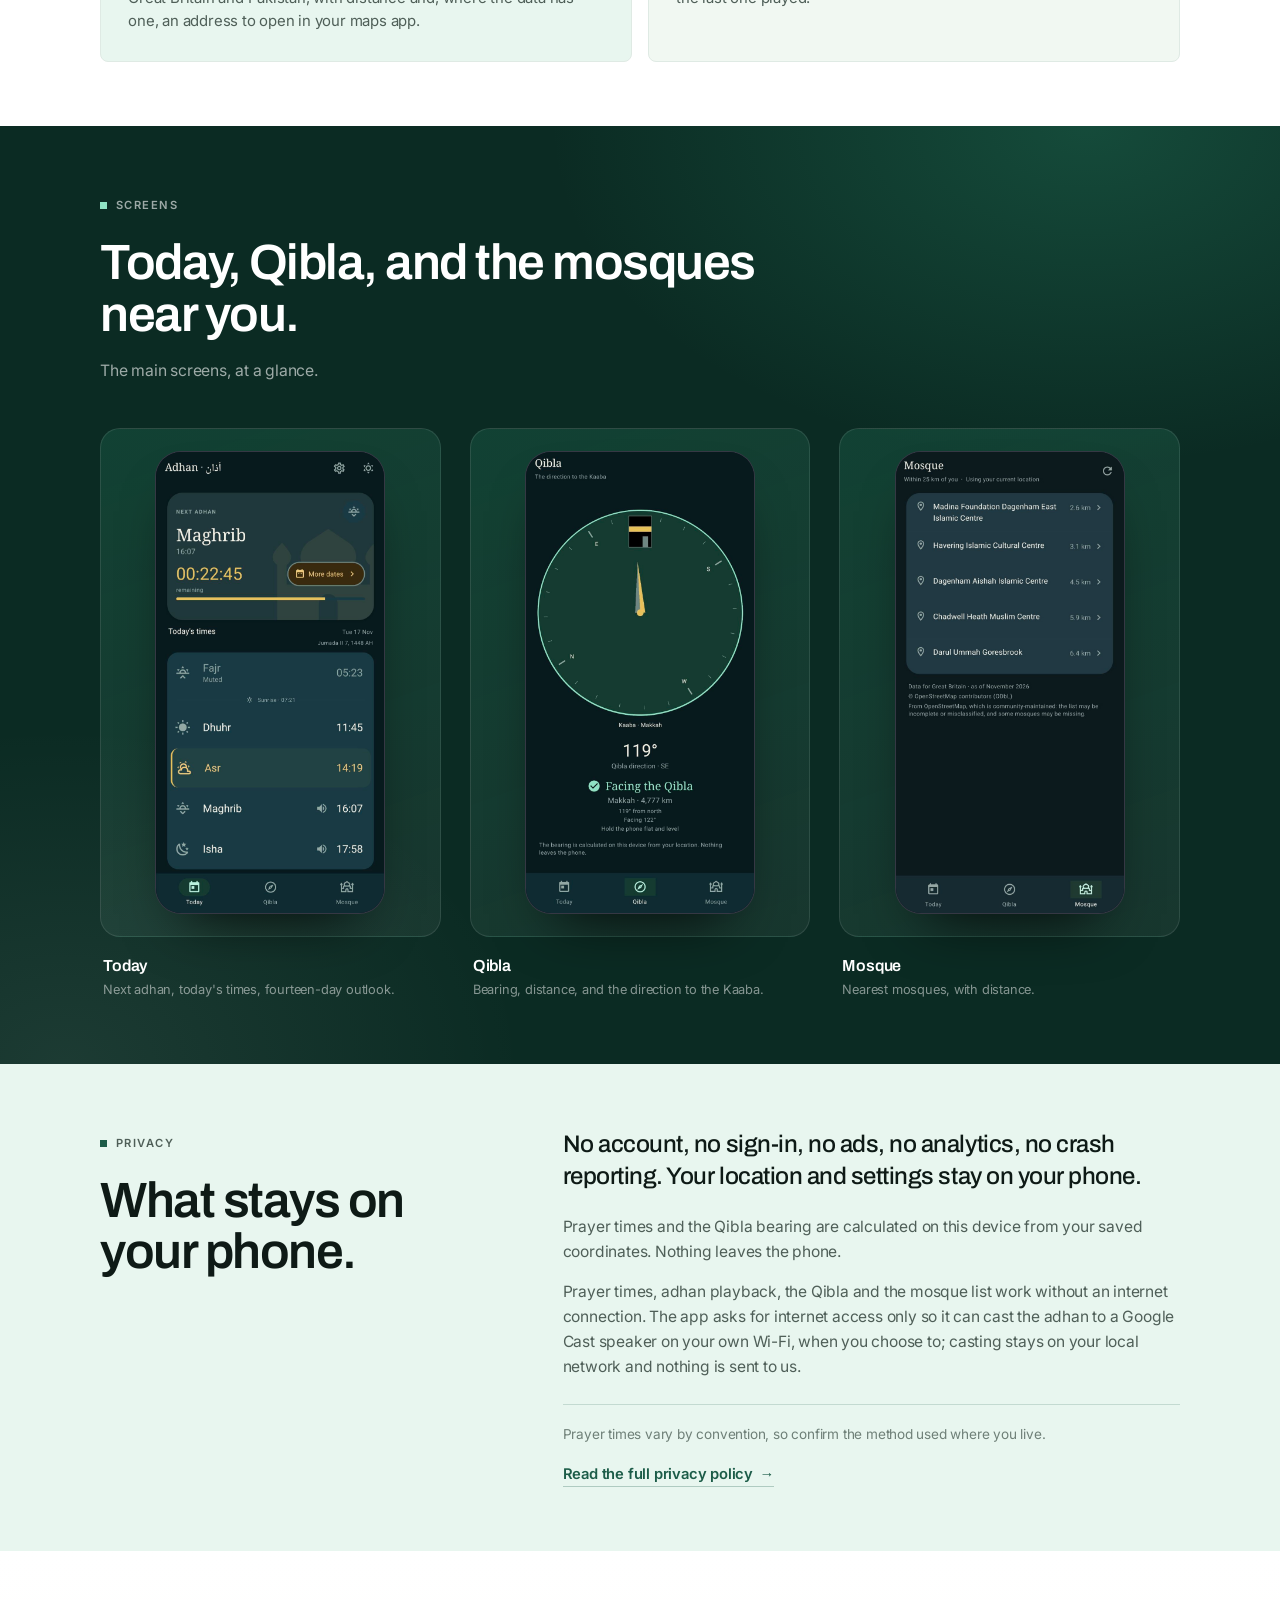
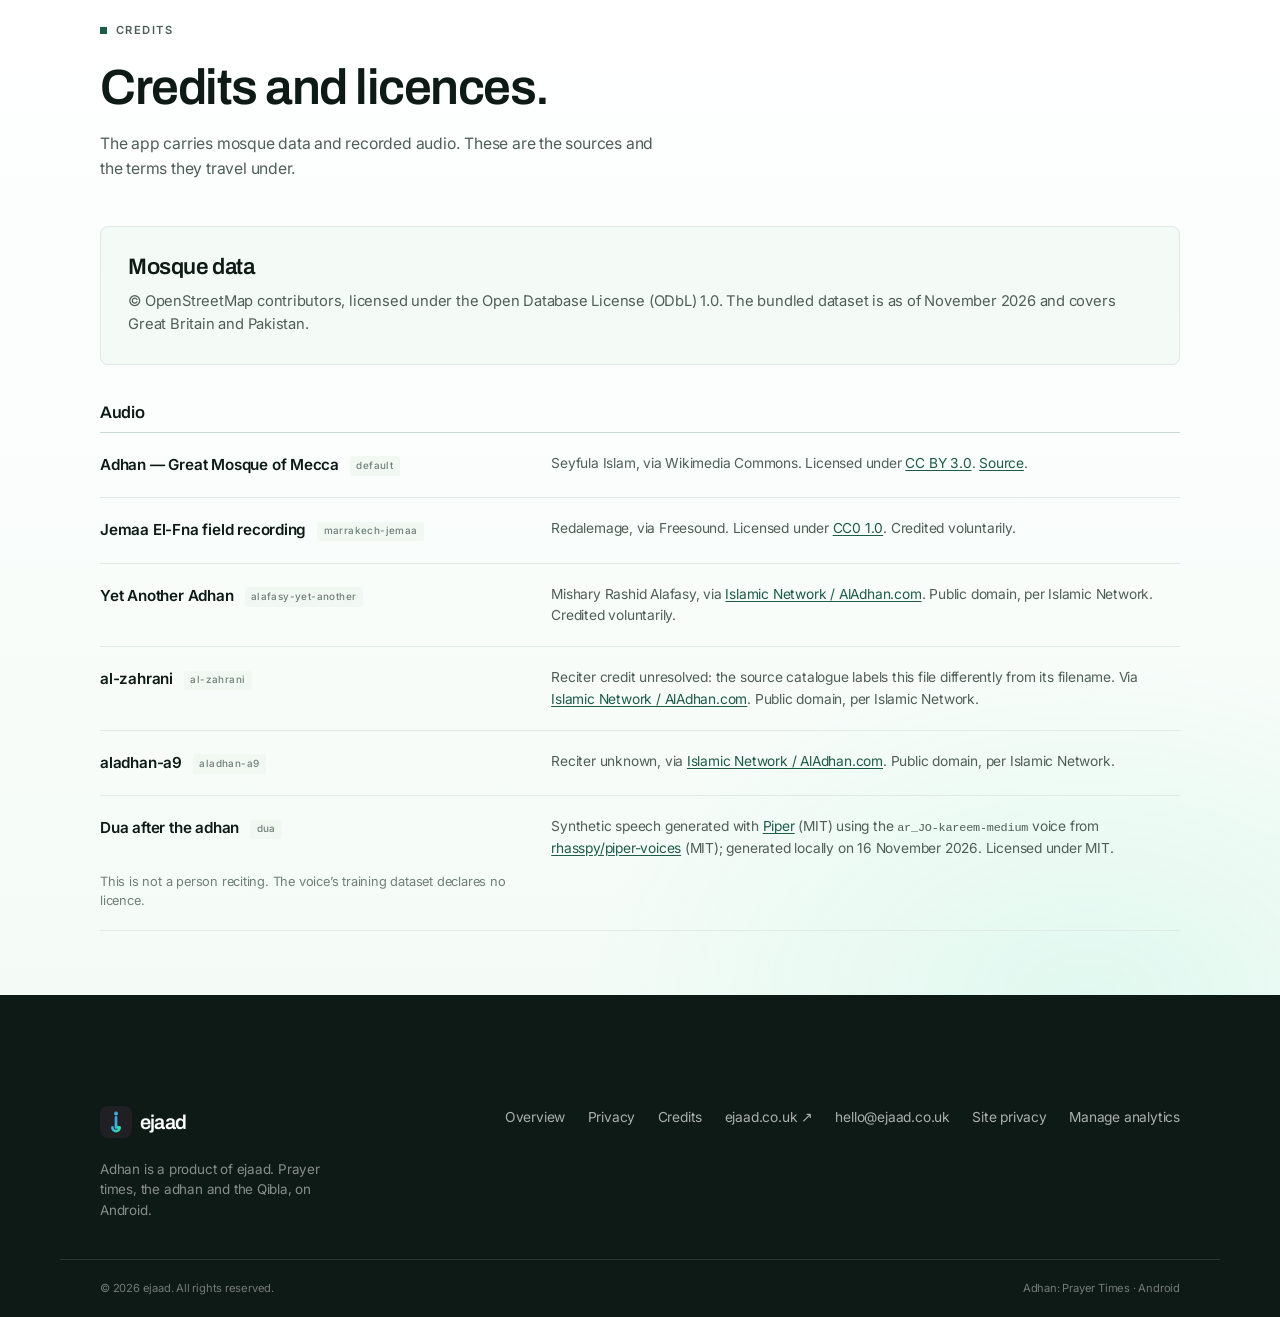
<file: adhan/index.html>
<!doctype html>
<html lang="en-GB">
<head>
<meta charset="utf-8" />
<meta name="viewport" content="width=device-width, initial-scale=1, viewport-fit=cover" />
<meta http-equiv="Content-Security-Policy" content="default-src 'self'; base-uri 'none'; object-src 'none'; frame-src https://*.clarity.ms; img-src 'self' data: https://*.clarity.ms; font-src 'self'; style-src 'self'; script-src 'self' 'sha256-mDRL8oIVgLPwOaaM8QO8Uq7H8HHfXc3AyPhVj7c+MnA=' https://*.clarity.ms; connect-src https://*.clarity.ms; form-action 'self'" />
<meta name="referrer" content="strict-origin-when-cross-origin" />
<title>Adhan: Prayer Times</title>
<meta name="description" content="An Android prayer-time app: the five daily times calculated on your phone, the adhan at prayer time, a fourteen-day outlook, the Qibla, and nearby mosques." />
<meta name="theme-color" content="#ffffff" />
<link rel="canonical" href="https://ejaad.co.uk/adhan/" />

<meta property="og:type" content="website" />
<meta property="og:locale" content="en_GB" />
<meta property="og:site_name" content="Adhan" />
<meta property="og:title" content="Adhan: Prayer Times" />
<meta property="og:description" content="Prayer times calculated on your phone, with the adhan at prayer time, a fourteen-day outlook, the Qibla and nearby mosques." />
<meta property="og:url" content="https://ejaad.co.uk/adhan/" />
<meta property="og:image" content="https://ejaad.co.uk/adhan/assets/img/og.png" />
<meta name="twitter:card" content="summary_large_image" />
<meta name="twitter:title" content="Adhan: Prayer Times" />
<meta name="twitter:description" content="Prayer times calculated on your phone, with the adhan at prayer time, a fourteen-day outlook, the Qibla and nearby mosques." />
<meta name="twitter:image" content="https://ejaad.co.uk/adhan/assets/img/og.png" />

<link rel="icon" href="assets/img/brand-mark.svg" type="image/svg+xml" />
<link rel="stylesheet" href="/assets/css/fonts.css?v=20261123" />
<link rel="stylesheet" href="assets/css/styles.css?v=20261123" />
<link rel="stylesheet" href="/assets/css/consent.css?v=20261123" />
<script type="application/ld+json">
{
  "@context": "https://schema.org",
  "@graph": [
    {
      "@type": "MobileApplication",
      "name": "Adhan: Prayer Times",
      "description": "Prayer times calculated on the phone, the adhan, the Qibla, and nearby mosques. Android.",
      "url": "https://ejaad.co.uk/adhan/",
      "image": "https://ejaad.co.uk/adhan/assets/img/og.png",
      "operatingSystem": "Android",
      "applicationCategory": "LifestyleApplication",
      "inLanguage": "en-GB"
    },
    {
      "@type": "BreadcrumbList",
      "itemListElement": [
        {
          "@type": "ListItem",
          "position": 1,
          "name": "ejaad",
          "item": "https://ejaad.co.uk/"
        },
        {
          "@type": "ListItem",
          "position": 2,
          "name": "Adhan: Prayer Times",
          "item": "https://ejaad.co.uk/adhan/"
        }
      ]
    }
  ]
}
</script>
</head>
<body>
<a class="skip-link" href="#main">Skip to content</a>

<header class="site-header">
  <div class="container header-inner">
    <a class="brand" href="https://ejaad.co.uk" aria-label="ejaad — home">
      <span class="brand-mark" aria-hidden="true">
        <svg viewBox="0 0 40 40" focusable="false">
          <defs>
            <linearGradient id="bg1" x1="0" y1="0" x2="1" y2="1">
              <stop offset="0" stop-color="#4f7dff" />
              <stop offset="1" stop-color="#2ee6a8" />
            </linearGradient>
          </defs>
          <rect width="40" height="40" rx="9" fill="#12151d" />
          <rect x=".6" y=".6" width="38.8" height="38.8" rx="8.4" fill="none" stroke="#fff" stroke-opacity=".14" />
          <path d="M20 14.3V26.8h4.5a4.5 4.5 0 0 1-9 0" fill="none" stroke="url(#bg1)" stroke-width="3.4" stroke-linecap="round" stroke-linejoin="round" />
          <circle cx="20" cy="9.4" r="2.4" fill="url(#bg1)" />
        </svg>
      </span>
      <span class="brand-text">ejaad</span>
    </a>

    <span class="product-label">Adhan</span>

    <nav class="nav" aria-label="Primary">
      <a href="#overview">Overview</a>
      <a href="/adhan/privacy/">Privacy</a>
      <a href="#credits">Credits</a>
      <a class="nav-cta" href="https://ejaad.co.uk">ejaad.co.uk <span aria-hidden="true">↗</span></a>
    </nav>
  </div>
</header>

<main id="main">

  <section class="hero">
    <div class="container hero-grid">
      <div class="hero-copy">
        <p class="eyebrow"><span class="sq"></span>Android app · a product by ejaad</p>
        <h1>Adhan:<br /><span class="accent">Prayer Times</span></h1>
        <p class="lede">
          Prayer times calculated on your phone from your coordinates, with the adhan at prayer
          time, a fourteen-day outlook, the Qibla, and nearby mosques.
        </p>
        <ul class="facts">
          <li>Android</li>
          <li>Works without a connection</li>
          <li>No account</li>
        </ul>
      </div>

      <aside class="hero-stage">
        <div class="phone phone--hero">
          <img src="assets/img/screens/today.jpg" alt="The Today screen: the next adhan and today's five prayer times." />
        </div>
      </aside>
    </div>
  </section>

  <section class="section" id="overview">
    <div class="container">
      <div class="section-head">
        <p class="eyebrow"><span class="sq"></span>Overview</p>
        <h2>Everything you use daily,<br />on the phone.</h2>
        <p class="section-sub">
          The app keeps the everyday parts simple: the times, the adhan, the Qibla and the mosques
          nearest to you.
        </p>
      </div>

      <ul class="features">
        <li class="feature">
          <span class="feature-num">01</span>
          <h3>Prayer times</h3>
          <p>The five daily prayer times, the next adhan, and a fourteen-day outlook.</p>
        </li>
        <li class="feature">
          <span class="feature-num">02</span>
          <h3>The adhan</h3>
          <p>
            Play the adhan at prayer time on your phone, or cast it to a Google Cast speaker on
            your own Wi-Fi. Choose a recording, add a separate Fajr file, and play a short dua
            afterwards.
          </p>
        </li>
        <li class="feature">
          <span class="feature-num">03</span>
          <h3>Settings that fit</h3>
          <p>
            Choose the calculation method, the Asr madhab and a high-latitude rule. Set a
            per-prayer offset, mute, or output.
          </p>
        </li>
        <li class="feature">
          <span class="feature-num">04</span>
          <h3>Qibla</h3>
          <p>Point the phone at the Qibla. The screen shows the bearing in degrees and the distance to the Kaaba.</p>
        </li>
        <li class="feature">
          <span class="feature-num">05</span>
          <h3>Nearby mosques</h3>
          <p>
            The nearest mosques from a bundled OpenStreetMap dataset for Great Britain and
            Pakistan, with distance and, where the data has one, an address to open in your maps
            app.
          </p>
        </li>
        <li class="feature">
          <span class="feature-num">06</span>
          <h3>Test and status</h3>
          <p>Run a test adhan, and check a status screen that reports whether the last one played.</p>
        </li>
      </ul>
    </div>
  </section>

  <section class="section section-dark" id="screens">
    <div class="container">
      <div class="section-head">
        <p class="eyebrow"><span class="sq"></span>Screens</p>
        <h2>Today, Qibla, and the mosques near you.</h2>
        <p class="section-sub">The main screens, at a glance.</p>
      </div>

      <div class="screens-grid">
        <figure class="screen">
          <div class="screen-stage">
            <div class="phone">
              <img src="assets/img/screens/today.jpg" alt="The Today screen: the next adhan and today's five prayer times." />
            </div>
          </div>
          <figcaption>
            <strong>Today</strong>
            <span>Next adhan, today's times, fourteen-day outlook.</span>
          </figcaption>
        </figure>

        <figure class="screen">
          <div class="screen-stage">
            <div class="phone">
              <img src="assets/img/screens/qibla.jpg" alt="The Qibla screen: a compass, the bearing in degrees, and the distance to the Kaaba." />
            </div>
          </div>
          <figcaption>
            <strong>Qibla</strong>
            <span>Bearing, distance, and the direction to the Kaaba.</span>
          </figcaption>
        </figure>

        <figure class="screen">
          <div class="screen-stage">
            <div class="phone">
              <img src="assets/img/screens/mosque.jpg?v=20261123" alt="The Mosque screen: a list of nearby mosques, each with its distance, within 25 km of the current location." />
            </div>
          </div>
          <figcaption>
            <strong>Mosque</strong>
            <span>Nearest mosques, with distance.</span>
          </figcaption>
        </figure>
      </div>
    </div>
  </section>

  <section class="section section-lilac" id="privacy">
    <div class="container privacy-grid">
      <div>
        <p class="eyebrow"><span class="sq"></span>Privacy</p>
        <h2>What stays on your phone.</h2>
      </div>
      <div class="privacy-copy">
        <p class="privacy-lead">
          No account, no sign-in, no ads, no analytics, no crash reporting. Your location and
          settings stay on your phone.
        </p>
        <p>
          Prayer times and the Qibla bearing are calculated on this device from your saved
          coordinates. Nothing leaves the phone.
        </p>
        <p>
          Prayer times, adhan playback, the Qibla and the mosque list work without an internet
          connection. The app asks for internet access only so it can cast the adhan to a Google
          Cast speaker on your own Wi-Fi, when you choose to; casting stays on your local network
          and nothing is sent to us.
        </p>
        <p class="privacy-note">
          Prayer times vary by convention, so confirm the method used where you live.
        </p>
        <p class="privacy-more">
          <a class="privacy-link" href="/adhan/privacy/">Read the full privacy policy <span aria-hidden="true">→</span></a>
        </p>
      </div>
    </div>
  </section>

  <section class="section" id="credits">
    <div class="container">
      <div class="section-head">
        <p class="eyebrow"><span class="sq"></span>Credits</p>
        <h2>Credits and licences.</h2>
        <p class="section-sub">
          The app carries mosque data and recorded audio. These are the sources and the terms they
          travel under.
        </p>
      </div>

      <div class="osm">
        <h3>Mosque data</h3>
        <p>
          © <a href="https://www.openstreetmap.org/copyright" target="_blank" rel="noopener noreferrer">OpenStreetMap contributors</a>,
          licensed under the
          <a href="https://opendatacommons.org/licenses/odbl/1-0/" target="_blank" rel="noopener noreferrer">Open Database License (ODbL) 1.0</a>.
          The bundled dataset is as of November 2026 and covers Great Britain and Pakistan.
        </p>
      </div>

      <h3 class="credits-heading">Audio</h3>
      <ul class="credits-list">
        <li>
          <p class="credit-name">Adhan — Great Mosque of Mecca <span class="credit-id">default</span></p>
          <p class="credit-meta">
            Seyfula Islam, via Wikimedia Commons. Licensed under
            <a href="https://creativecommons.org/licenses/by/3.0/" target="_blank" rel="noopener noreferrer">CC BY 3.0</a>.
            <a href="https://commons.wikimedia.org/wiki/File:Adhan,_Great_Mosque_of_Mecca_-_Jan_21,_2013.webm" target="_blank" rel="noopener noreferrer">Source</a>.
          </p>
        </li>
        <li>
          <p class="credit-name">Jemaa El-Fna field recording <span class="credit-id">marrakech-jemaa</span></p>
          <p class="credit-meta">
            Redalemage, via Freesound. Licensed under
            <a href="https://creativecommons.org/publicdomain/zero/1.0/" target="_blank" rel="noopener noreferrer">CC0 1.0</a>.
            Credited voluntarily.
          </p>
        </li>
        <li>
          <p class="credit-name">Yet Another Adhan <span class="credit-id">alafasy-yet-another</span></p>
          <p class="credit-meta">
            Mishary Rashid Alafasy, via
            <a href="https://aladhan.com" target="_blank" rel="noopener noreferrer">Islamic Network / AlAdhan.com</a>.
            Public domain, per Islamic Network. Credited voluntarily.
          </p>
        </li>
        <li>
          <p class="credit-name">al-zahrani <span class="credit-id">al-zahrani</span></p>
          <p class="credit-meta">
            Reciter credit unresolved: the source catalogue labels this file differently from its
            filename. Via
            <a href="https://aladhan.com" target="_blank" rel="noopener noreferrer">Islamic Network / AlAdhan.com</a>.
            Public domain, per Islamic Network.
          </p>
        </li>
        <li>
          <p class="credit-name">aladhan-a9 <span class="credit-id">aladhan-a9</span></p>
          <p class="credit-meta">
            Reciter unknown, via
            <a href="https://aladhan.com" target="_blank" rel="noopener noreferrer">Islamic Network / AlAdhan.com</a>.
            Public domain, per Islamic Network.
          </p>
        </li>
        <li>
          <p class="credit-name">Dua after the adhan <span class="credit-id">dua</span></p>
          <p class="credit-meta">
            Synthetic speech generated with
            <a href="https://github.com/rhasspy/piper" target="_blank" rel="noopener noreferrer">Piper</a> (MIT) using the
            <code>ar_JO-kareem-medium</code> voice from
            <a href="https://github.com/rhasspy/piper-voices" target="_blank" rel="noopener noreferrer">rhasspy/piper-voices</a>
            (MIT); generated locally on 16 November 2026. Licensed under MIT.
          </p>
          <p class="credit-note">
            This is not a person reciting. The voice’s training dataset declares no licence.
          </p>
        </li>
      </ul>
    </div>
  </section>
</main>

<footer class="site-footer">
  <div class="container footer-inner">
    <div class="footer-brand">
      <a class="brand brand--footer" href="https://ejaad.co.uk" aria-label="ejaad — home">
        <span class="brand-mark" aria-hidden="true">
          <svg viewBox="0 0 40 40" focusable="false">
            <defs>
              <linearGradient id="bg2" x1="0" y1="0" x2="1" y2="1">
                <stop offset="0" stop-color="#4f7dff" />
                <stop offset="1" stop-color="#2ee6a8" />
              </linearGradient>
            </defs>
            <rect width="40" height="40" rx="9" fill="#143a30" />
            <path d="M20 14.3V26.8h4.5a4.5 4.5 0 0 1-9 0" fill="none" stroke="url(#bg2)" stroke-width="3.4" stroke-linecap="round" stroke-linejoin="round" />
            <circle cx="20" cy="9.4" r="2.4" fill="url(#bg2)" />
          </svg>
        </span>
        <span class="brand-text">ejaad</span>
      </a>
      <p>Adhan is a product of ejaad. Prayer times, the adhan and the Qibla, on Android.</p>
    </div>
    <nav class="footer-nav" aria-label="Footer">
      <a href="#overview">Overview</a>
      <a href="/adhan/privacy/">Privacy</a>
      <a href="#credits">Credits</a>
      <a href="https://ejaad.co.uk">ejaad.co.uk ↗</a>
      <a href="mailto:hello@ejaad.co.uk">hello@ejaad.co.uk</a>
      <a href="/privacy/">Site privacy</a>
      <a href="#" id="manageConsent">Manage analytics</a>
    </nav>
  </div>
  <div class="container footer-base">
    <p>© <span id="year">2026</span> ejaad. All rights reserved.</p>
    <p>Adhan: Prayer Times · Android</p>
  </div>
</footer>
<div class="consent" id="consentBanner" role="region" aria-label="Analytics consent" hidden>
  <p>
    This site uses Microsoft Clarity to understand how pages are used. It loads only if you
    accept. <a href="/privacy/">Privacy</a>.
  </p>
  <div class="consent-actions">
    <button type="button" class="btn btn-solid" id="consentAccept">Accept</button>
    <button type="button" class="btn btn-quiet" id="consentDecline">Decline</button>
  </div>
</div>

<script src="/assets/js/consent.js?v=20261123" defer></script>
<script src="/assets/js/year.js?v=20261123" defer></script>
</body>
</html>
</file>
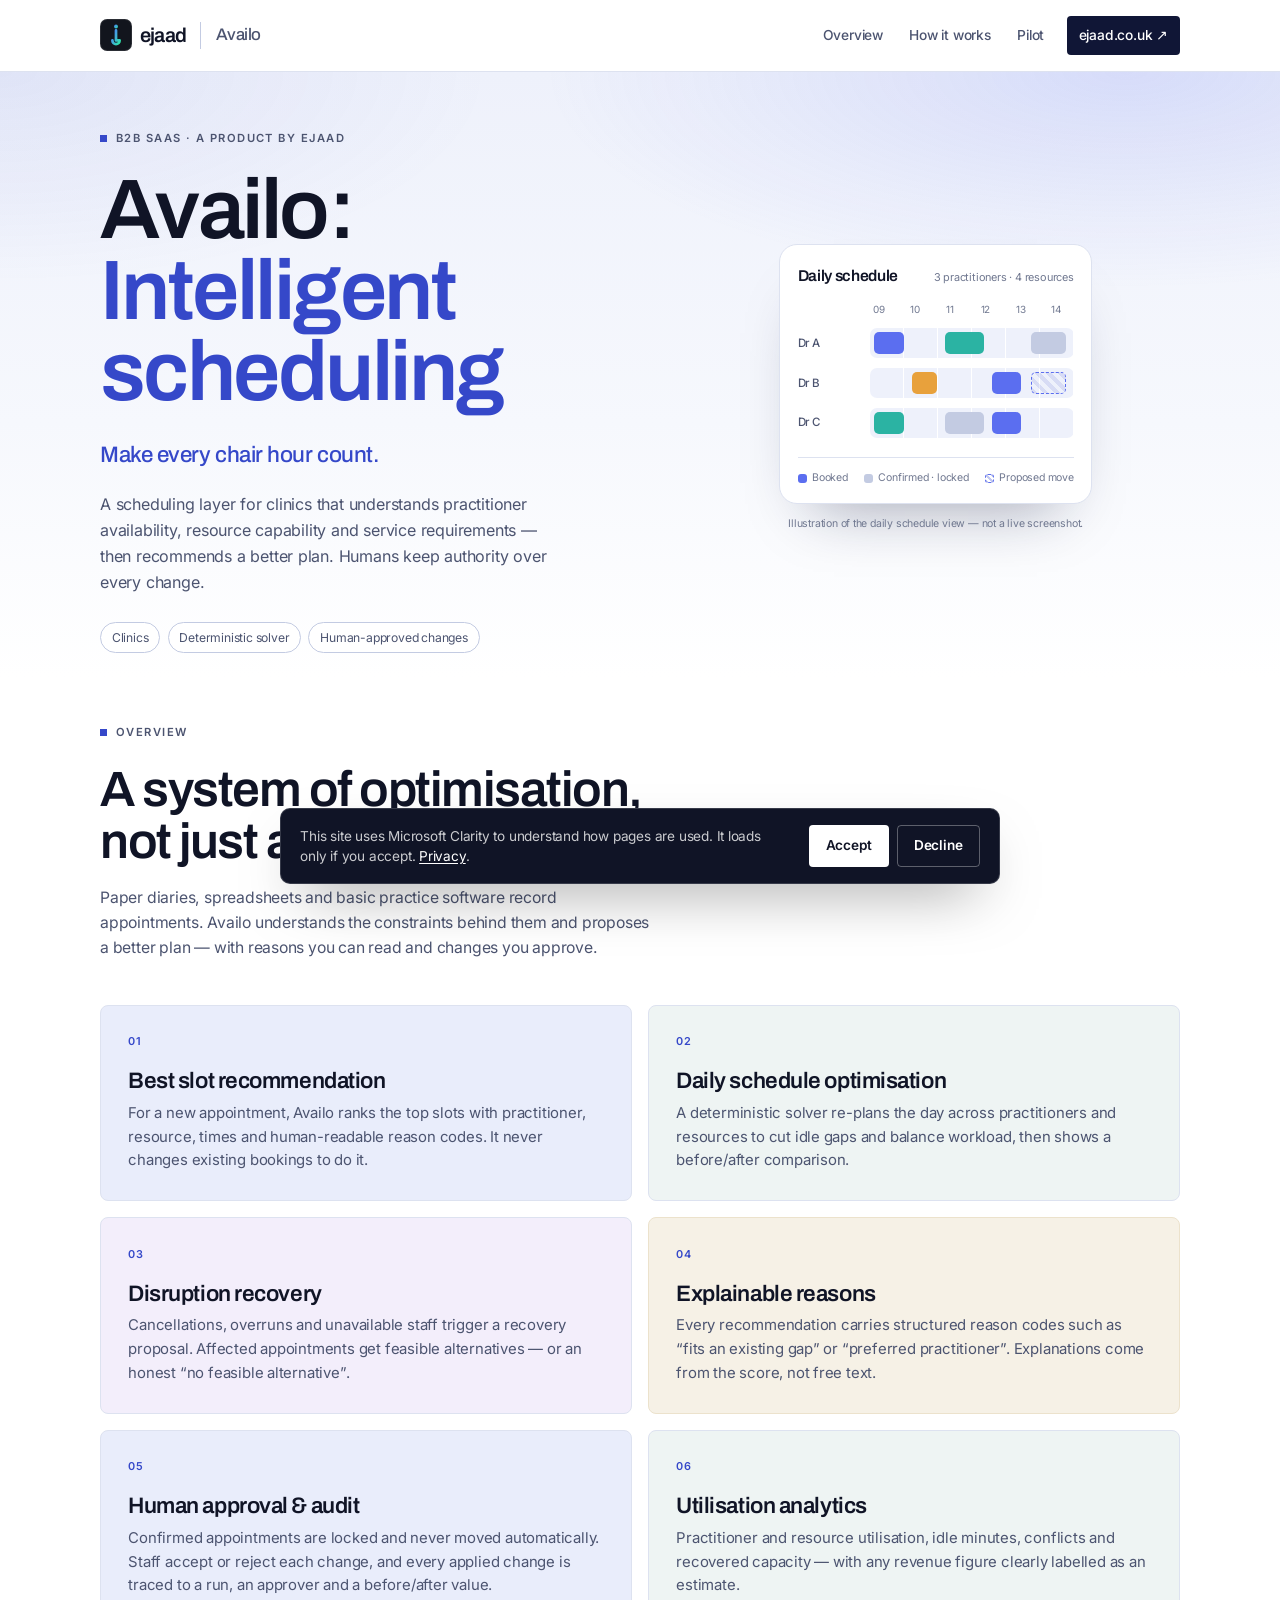
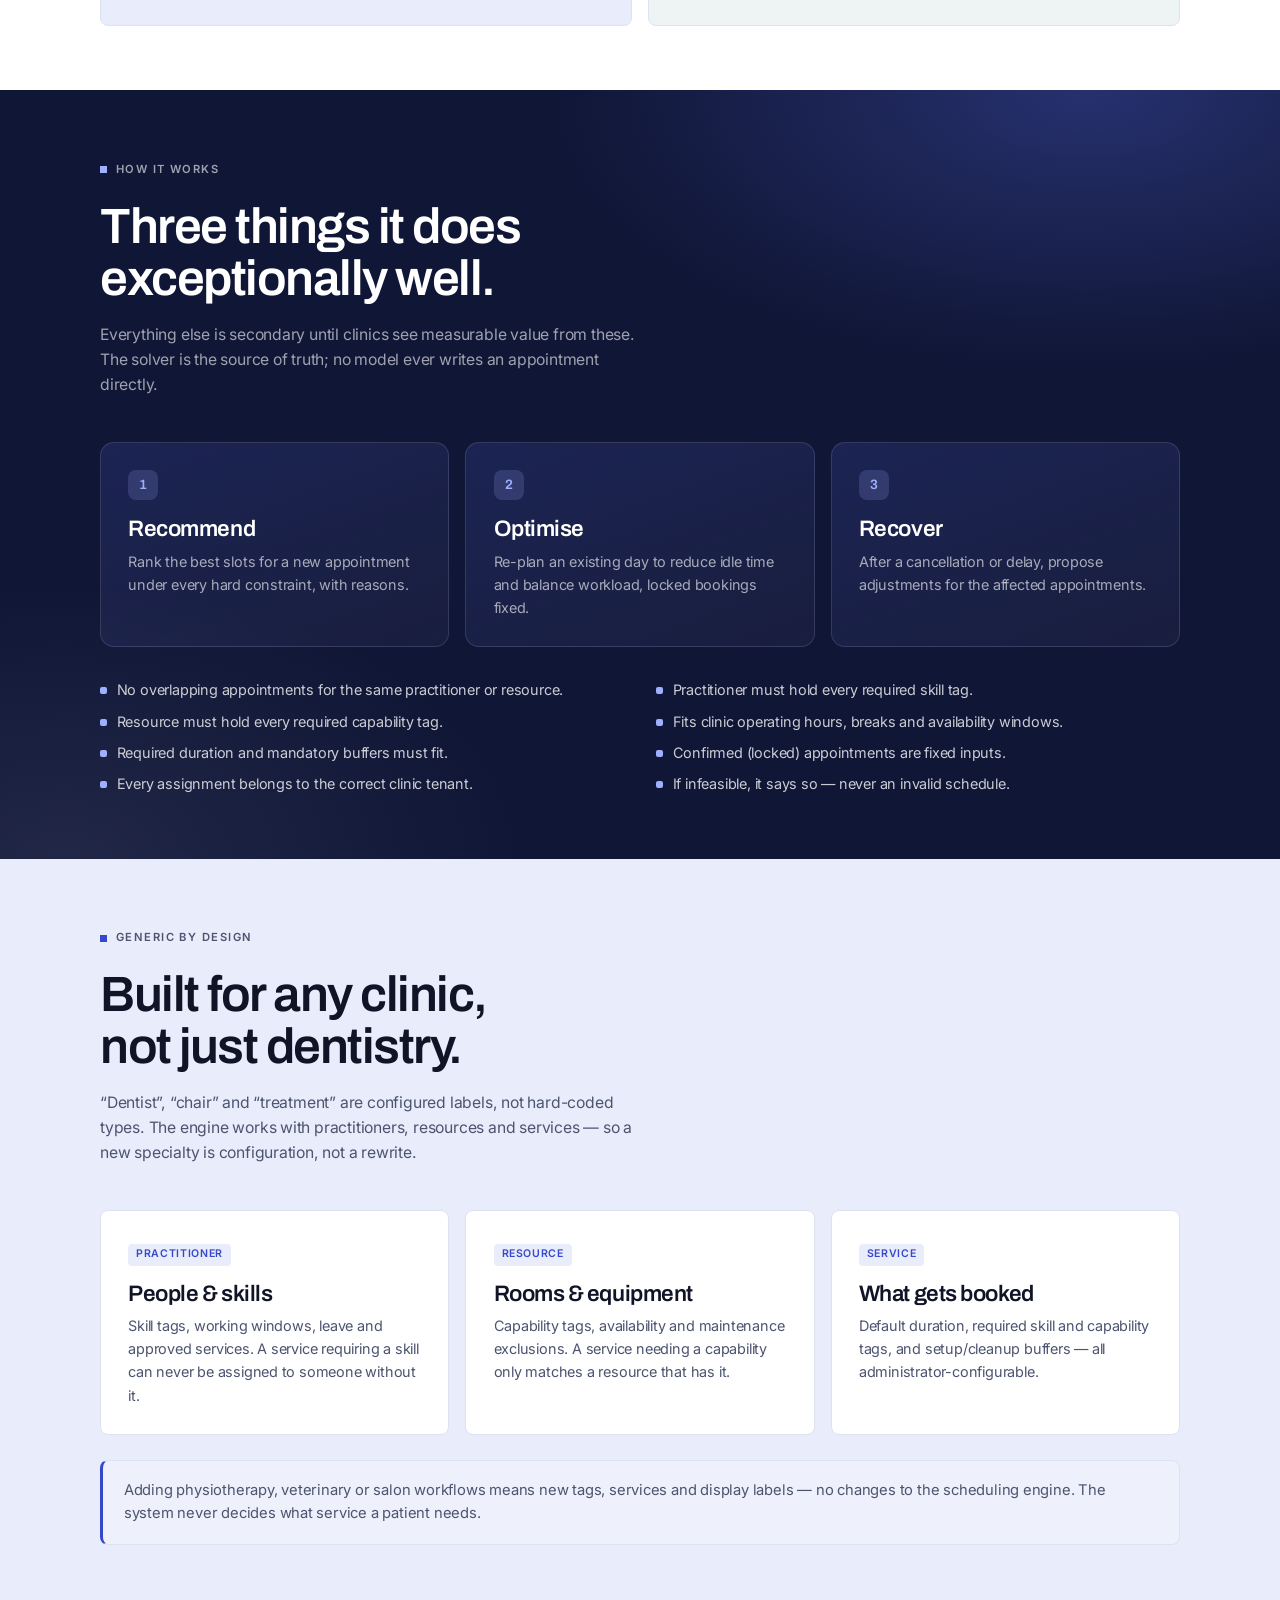
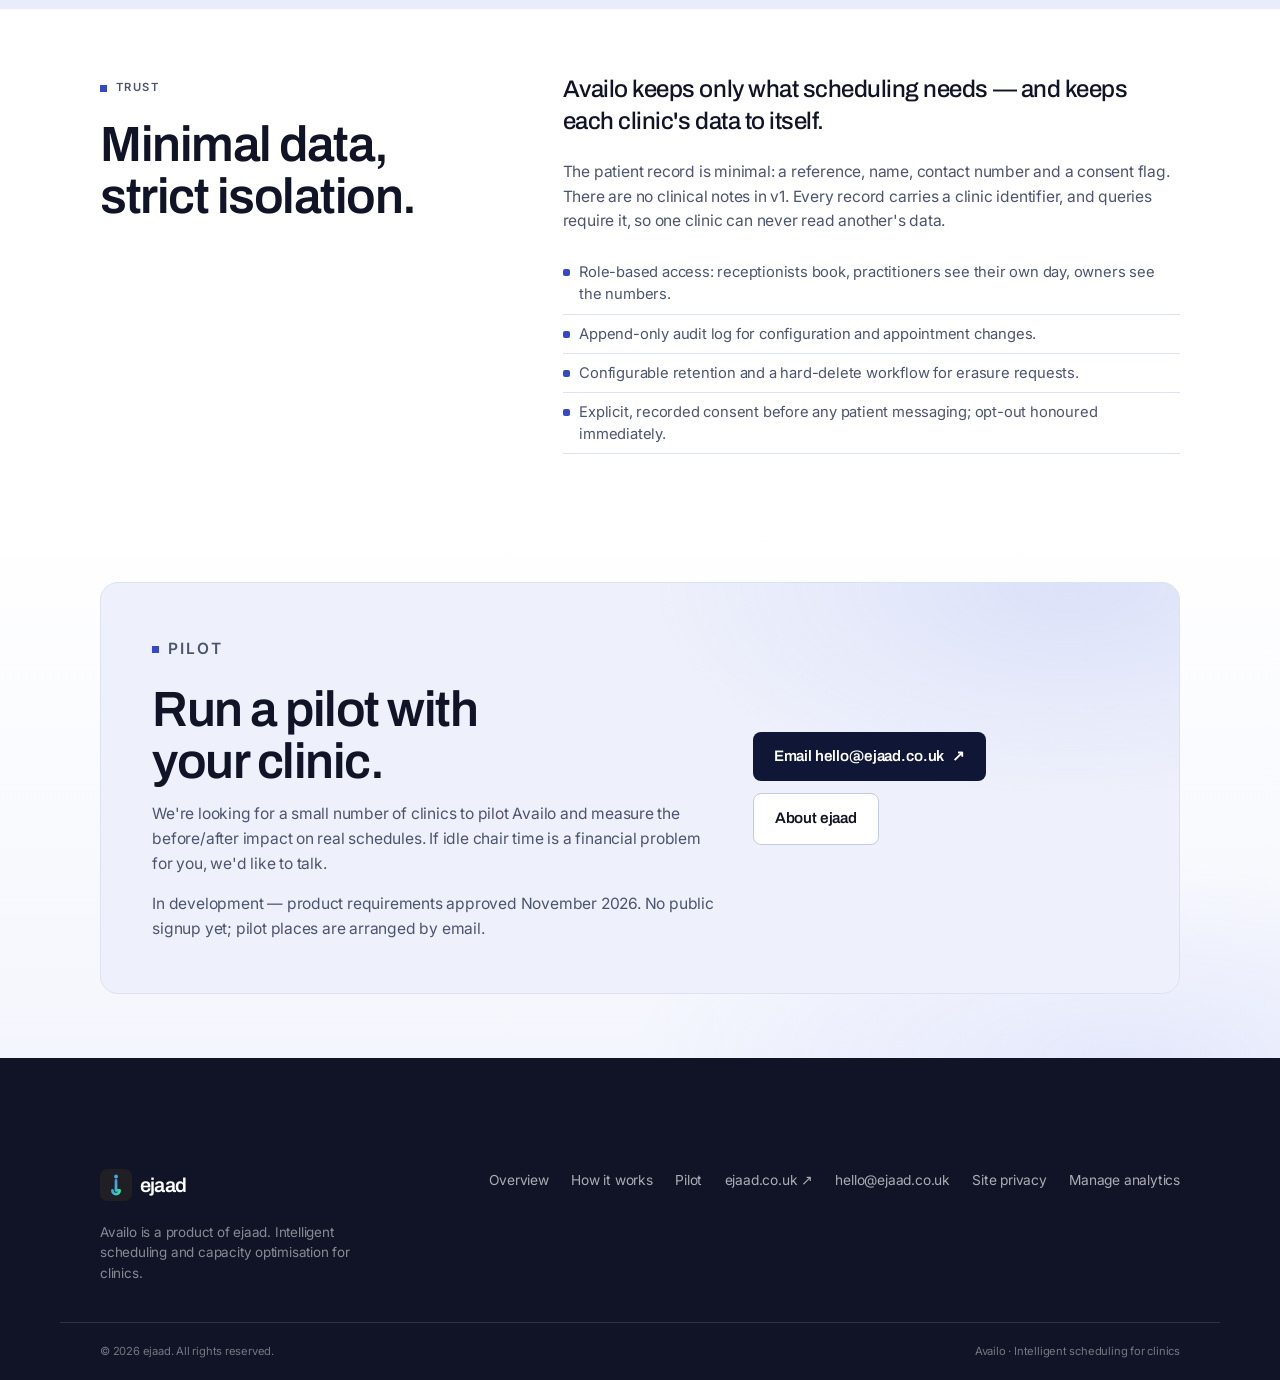
<file: availo/index.html>
<!doctype html>
<html lang="en-GB">
<head>
<meta charset="utf-8" />
<meta name="viewport" content="width=device-width, initial-scale=1, viewport-fit=cover" />
<meta http-equiv="Content-Security-Policy" content="default-src 'self'; base-uri 'none'; object-src 'none'; frame-src https://*.clarity.ms; img-src 'self' data: https://*.clarity.ms; font-src 'self'; style-src 'self'; script-src 'self' 'sha256-VqCE/++51d3HZ5whIVPJdQ+D4z7yqROXviRnTVYUZTo=' https://*.clarity.ms; connect-src https://*.clarity.ms; form-action 'self'" />
<meta name="referrer" content="strict-origin-when-cross-origin" />
<title>Availo: Intelligent Scheduling for Clinics</title>
<meta name="description" content="Availo is an intelligent scheduling layer for clinics: it recommends the best slot, optimises the daily schedule and recovers capacity after cancellations and delays. Humans stay in control." />
<meta name="theme-color" content="#ffffff" />
<link rel="canonical" href="https://ejaad.co.uk/availo/" />

<meta property="og:type" content="website" />
<meta property="og:locale" content="en_GB" />
<meta property="og:site_name" content="Availo" />
<meta property="og:title" content="Availo: Intelligent Scheduling for Clinics" />
<meta property="og:description" content="Make every chair hour count. Availo recommends the best slot, optimises the daily schedule and recovers capacity after cancellations and delays." />
<meta property="og:url" content="https://ejaad.co.uk/availo/" />
<meta property="og:image" content="https://ejaad.co.uk/availo/assets/img/og.png" />
<meta name="twitter:card" content="summary_large_image" />
<meta name="twitter:title" content="Availo: Intelligent Scheduling for Clinics" />
<meta name="twitter:description" content="Make every chair hour count. Intelligent scheduling and capacity optimisation for clinics." />
<meta name="twitter:image" content="https://ejaad.co.uk/availo/assets/img/og.png" />

<link rel="icon" href="assets/img/brand-mark.svg" type="image/svg+xml" />
<link rel="stylesheet" href="/assets/css/fonts.css?v=20261123" />
<link rel="stylesheet" href="assets/css/styles.css?v=20261123" />
<link rel="stylesheet" href="/assets/css/consent.css?v=20261123" />
<script type="application/ld+json">
{
  "@context": "https://schema.org",
  "@graph": [
    {
      "@type": "SoftwareApplication",
      "name": "Availo",
      "description": "Intelligent scheduling and capacity optimisation for clinics. Recommends the best slot, optimises the daily schedule and recovers capacity after cancellations and delays.",
      "url": "https://ejaad.co.uk/availo/",
      "image": "https://ejaad.co.uk/availo/assets/img/og.png",
      "applicationCategory": "BusinessApplication",
      "operatingSystem": "Web",
      "inLanguage": "en-GB"
    },
    {
      "@type": "BreadcrumbList",
      "itemListElement": [
        {
          "@type": "ListItem",
          "position": 1,
          "name": "ejaad",
          "item": "https://ejaad.co.uk/"
        },
        {
          "@type": "ListItem",
          "position": 2,
          "name": "Availo",
          "item": "https://ejaad.co.uk/availo/"
        }
      ]
    }
  ]
}
</script>
</head>
<body>
<a class="skip-link" href="#main">Skip to content</a>

<header class="site-header">
  <div class="container header-inner">
    <a class="brand" href="https://ejaad.co.uk" aria-label="ejaad — home">
      <span class="brand-mark" aria-hidden="true">
        <svg viewBox="0 0 40 40" focusable="false">
          <defs>
            <linearGradient id="bg1" x1="0" y1="0" x2="1" y2="1">
              <stop offset="0" stop-color="#4f7dff" />
              <stop offset="1" stop-color="#2ee6a8" />
            </linearGradient>
          </defs>
          <rect width="40" height="40" rx="9" fill="#12151d" />
          <rect x=".6" y=".6" width="38.8" height="38.8" rx="8.4" fill="none" stroke="#fff" stroke-opacity=".14" />
          <path d="M20 14.3V26.8h4.5a4.5 4.5 0 0 1-9 0" fill="none" stroke="url(#bg1)" stroke-width="3.4" stroke-linecap="round" stroke-linejoin="round" />
          <circle cx="20" cy="9.4" r="2.4" fill="url(#bg1)" />
        </svg>
      </span>
      <span class="brand-text">ejaad</span>
    </a>

    <span class="product-label">Availo</span>

    <nav class="nav" aria-label="Primary">
      <a href="#overview">Overview</a>
      <a href="#how">How it works</a>
      <a href="#pilot">Pilot</a>
      <a class="nav-cta" href="https://ejaad.co.uk">ejaad.co.uk <span aria-hidden="true">↗</span></a>
    </nav>
  </div>
</header>

<main id="main">

  <section class="hero">
    <div class="container hero-grid">
      <div class="hero-copy">
        <p class="eyebrow"><span class="sq"></span>B2B SaaS · a product by ejaad</p>
        <h1>Availo:<br /><span class="accent">Intelligent scheduling</span></h1>
        <p class="tagline">Make every chair hour count.</p>
        <p class="lede">
          A scheduling layer for clinics that understands practitioner availability, resource
          capability and service requirements — then recommends a better plan. Humans keep
          authority over every change.
        </p>
        <ul class="facts">
          <li>Clinics</li>
          <li>Deterministic solver</li>
          <li>Human-approved changes</li>
        </ul>
      </div>

      <div class="hero-stage">
        <figure class="board-figure">
          <div class="board" aria-hidden="true">
            <div class="board-top">
              <span class="board-title">Daily schedule</span>
              <span class="board-tag">3 practitioners · 4 resources</span>
            </div>
            <div class="board-hours">
              <span></span><span>09</span><span>10</span><span>11</span><span>12</span><span>13</span><span>14</span>
            </div>
            <div class="board-row">
              <span class="board-name">Dr A</span>
              <div class="board-track">
                <span class="blk s1 c-ind"></span>
                <span class="blk s3 c-teal"></span>
                <span class="blk s5 c-lock"></span>
              </div>
            </div>
            <div class="board-row">
              <span class="board-name">Dr B</span>
              <div class="board-track">
                <span class="blk s2 c-amber"></span>
                <span class="blk s4 c-ind"></span>
                <span class="blk s5 c-ghost"></span>
              </div>
            </div>
            <div class="board-row">
              <span class="board-name">Dr C</span>
              <div class="board-track">
                <span class="blk s1 c-teal"></span>
                <span class="blk s3 c-lock"></span>
                <span class="blk s4 c-ind"></span>
              </div>
            </div>
            <div class="board-legend">
              <span><i class="dot dot-ind"></i>Booked</span>
              <span><i class="dot dot-lock"></i>Confirmed · locked</span>
              <span><i class="dot dot-ghost"></i>Proposed move</span>
            </div>
          </div>
          <figcaption class="board-note">Illustration of the daily schedule view — not a live screenshot.</figcaption>
        </figure>
      </div>
    </div>
  </section>

  <section class="section" id="overview">
    <div class="container">
      <div class="section-head">
        <p class="eyebrow"><span class="sq"></span>Overview</p>
        <h2>A system of optimisation,<br />not just a diary.</h2>
        <p class="section-sub">
          Paper diaries, spreadsheets and basic practice software record appointments. Availo
          understands the constraints behind them and proposes a better plan — with reasons you
          can read and changes you approve.
        </p>
      </div>

      <ul class="features">
        <li class="feature">
          <span class="feature-num">01</span>
          <h3>Best slot recommendation</h3>
          <p>
            For a new appointment, Availo ranks the top slots with practitioner, resource, times
            and human-readable reason codes. It never changes existing bookings to do it.
          </p>
        </li>
        <li class="feature">
          <span class="feature-num">02</span>
          <h3>Daily schedule optimisation</h3>
          <p>
            A deterministic solver re-plans the day across practitioners and resources to cut idle
            gaps and balance workload, then shows a before/after comparison.
          </p>
        </li>
        <li class="feature">
          <span class="feature-num">03</span>
          <h3>Disruption recovery</h3>
          <p>
            Cancellations, overruns and unavailable staff trigger a recovery proposal. Affected
            appointments get feasible alternatives — or an honest “no feasible alternative”.
          </p>
        </li>
        <li class="feature">
          <span class="feature-num">04</span>
          <h3>Explainable reasons</h3>
          <p>
            Every recommendation carries structured reason codes such as “fits an existing gap” or
            “preferred practitioner”. Explanations come from the score, not free text.
          </p>
        </li>
        <li class="feature">
          <span class="feature-num">05</span>
          <h3>Human approval &amp; audit</h3>
          <p>
            Confirmed appointments are locked and never moved automatically. Staff accept or reject
            each change, and every applied change is traced to a run, an approver and a before/after value.
          </p>
        </li>
        <li class="feature">
          <span class="feature-num">06</span>
          <h3>Utilisation analytics</h3>
          <p>
            Practitioner and resource utilisation, idle minutes, conflicts and recovered capacity —
            with any revenue figure clearly labelled as an estimate.
          </p>
        </li>
      </ul>
    </div>
  </section>

  <section class="section section-dark" id="how">
    <div class="container">
      <div class="section-head">
        <p class="eyebrow"><span class="sq"></span>How it works</p>
        <h2>Three things it does<br />exceptionally well.</h2>
        <p class="section-sub">
          Everything else is secondary until clinics see measurable value from these. The solver is
          the source of truth; no model ever writes an appointment directly.
        </p>
      </div>

      <div class="modes">
        <div class="mode">
          <span class="mode-num">1</span>
          <h3>Recommend</h3>
          <p>Rank the best slots for a new appointment under every hard constraint, with reasons.</p>
        </div>
        <div class="mode">
          <span class="mode-num">2</span>
          <h3>Optimise</h3>
          <p>Re-plan an existing day to reduce idle time and balance workload, locked bookings fixed.</p>
        </div>
        <div class="mode">
          <span class="mode-num">3</span>
          <h3>Recover</h3>
          <p>After a cancellation or delay, propose adjustments for the affected appointments.</p>
        </div>
      </div>

      <ul class="constraints">
        <li>No overlapping appointments for the same practitioner or resource.</li>
        <li>Practitioner must hold every required skill tag.</li>
        <li>Resource must hold every required capability tag.</li>
        <li>Fits clinic operating hours, breaks and availability windows.</li>
        <li>Required duration and mandatory buffers must fit.</li>
        <li>Confirmed (locked) appointments are fixed inputs.</li>
        <li>Every assignment belongs to the correct clinic tenant.</li>
        <li>If infeasible, it says so — never an invalid schedule.</li>
      </ul>
    </div>
  </section>

  <section class="section section-lilac" id="model">
    <div class="container">
      <div class="section-head">
        <p class="eyebrow"><span class="sq"></span>Generic by design</p>
        <h2>Built for any clinic,<br />not just dentistry.</h2>
        <p class="section-sub">
          “Dentist”, “chair” and “treatment” are configured labels, not hard-coded types. The engine
          works with practitioners, resources and services — so a new specialty is configuration,
          not a rewrite.
        </p>
      </div>

      <div class="model-grid">
        <div class="model-card">
          <span class="model-tag">Practitioner</span>
          <h3>People &amp; skills</h3>
          <p>
            Skill tags, working windows, leave and approved services. A service requiring a skill
            can never be assigned to someone without it.
          </p>
        </div>
        <div class="model-card">
          <span class="model-tag">Resource</span>
          <h3>Rooms &amp; equipment</h3>
          <p>
            Capability tags, availability and maintenance exclusions. A service needing a capability
            only matches a resource that has it.
          </p>
        </div>
        <div class="model-card">
          <span class="model-tag">Service</span>
          <h3>What gets booked</h3>
          <p>
            Default duration, required skill and capability tags, and setup/cleanup buffers — all
            administrator-configurable.
          </p>
        </div>
      </div>

      <p class="model-note">
        Adding physiotherapy, veterinary or salon workflows means new tags, services and display
        labels — no changes to the scheduling engine. The system never decides what service a
        patient needs.
      </p>
    </div>
  </section>

  <section class="section" id="trust">
    <div class="container trust-grid">
      <div>
        <p class="eyebrow"><span class="sq"></span>Trust</p>
        <h2>Minimal data,<br />strict isolation.</h2>
      </div>
      <div class="trust-copy">
        <p class="trust-lead">
          Availo keeps only what scheduling needs — and keeps each clinic's data to itself.
        </p>
        <p>
          The patient record is minimal: a reference, name, contact number and a consent flag. There
          are no clinical notes in v1. Every record carries a clinic identifier, and queries require
          it, so one clinic can never read another's data.
        </p>
        <ul class="trust-list">
          <li>Role-based access: receptionists book, practitioners see their own day, owners see the numbers.</li>
          <li>Append-only audit log for configuration and appointment changes.</li>
          <li>Configurable retention and a hard-delete workflow for erasure requests.</li>
          <li>Explicit, recorded consent before any patient messaging; opt-out honoured immediately.</li>
        </ul>
      </div>
    </div>
  </section>

  <section class="section" id="pilot">
    <div class="container">
      <div class="pilot">
        <div class="pilot-grid">
          <div>
            <p class="eyebrow"><span class="sq"></span>Pilot</p>
            <h2>Run a pilot with<br />your clinic.</h2>
            <p>
              We're looking for a small number of clinics to pilot Availo and measure the before/after
              impact on real schedules. If idle chair time is a financial problem for you, we'd like
              to talk.
            </p>
            <p class="pilot-status">
              In development — product requirements approved November 2026. No public signup yet;
              pilot places are arranged by email.
            </p>
          </div>
          <div class="pilot-actions">
            <a class="btn btn-solid" href="mailto:hello@ejaad.co.uk?subject=Availo%20pilot">Email hello@ejaad.co.uk <span aria-hidden="true">↗</span></a>
            <a class="btn btn-quiet" href="https://ejaad.co.uk">About ejaad</a>
          </div>
        </div>
      </div>
    </div>
  </section>
</main>

<footer class="site-footer">
  <div class="container footer-inner">
    <div class="footer-brand">
      <a class="brand brand--footer" href="https://ejaad.co.uk" aria-label="ejaad — home">
        <span class="brand-mark" aria-hidden="true">
          <svg viewBox="0 0 40 40" focusable="false">
            <defs>
              <linearGradient id="bg2" x1="0" y1="0" x2="1" y2="1">
                <stop offset="0" stop-color="#4f7dff" />
                <stop offset="1" stop-color="#2ee6a8" />
              </linearGradient>
            </defs>
            <rect width="40" height="40" rx="9" fill="#101636" />
            <path d="M20 14.3V26.8h4.5a4.5 4.5 0 0 1-9 0" fill="none" stroke="url(#bg2)" stroke-width="3.4" stroke-linecap="round" stroke-linejoin="round" />
            <circle cx="20" cy="9.4" r="2.4" fill="url(#bg2)" />
          </svg>
        </span>
        <span class="brand-text">ejaad</span>
      </a>
      <p>Availo is a product of ejaad. Intelligent scheduling and capacity optimisation for clinics.</p>
    </div>
    <nav class="footer-nav" aria-label="Footer">
      <a href="#overview">Overview</a>
      <a href="#how">How it works</a>
      <a href="#pilot">Pilot</a>
      <a href="https://ejaad.co.uk">ejaad.co.uk ↗</a>
      <a href="mailto:hello@ejaad.co.uk">hello@ejaad.co.uk</a>
      <a href="/privacy/">Site privacy</a>
      <a href="#" id="manageConsent">Manage analytics</a>
    </nav>
  </div>
  <div class="container footer-base">
    <p>© <span id="year">2026</span> ejaad. All rights reserved.</p>
    <p>Availo · Intelligent scheduling for clinics</p>
  </div>
</footer>
<div class="consent" id="consentBanner" role="region" aria-label="Analytics consent" hidden>
  <p>
    This site uses Microsoft Clarity to understand how pages are used. It loads only if you
    accept. <a href="/privacy/">Privacy</a>.
  </p>
  <div class="consent-actions">
    <button type="button" class="btn btn-solid" id="consentAccept">Accept</button>
    <button type="button" class="btn btn-quiet" id="consentDecline">Decline</button>
  </div>
</div>

<script src="/assets/js/consent.js?v=20261123" defer></script>
<script src="/assets/js/year.js?v=20261123" defer></script>
</body>
</html>
</file>
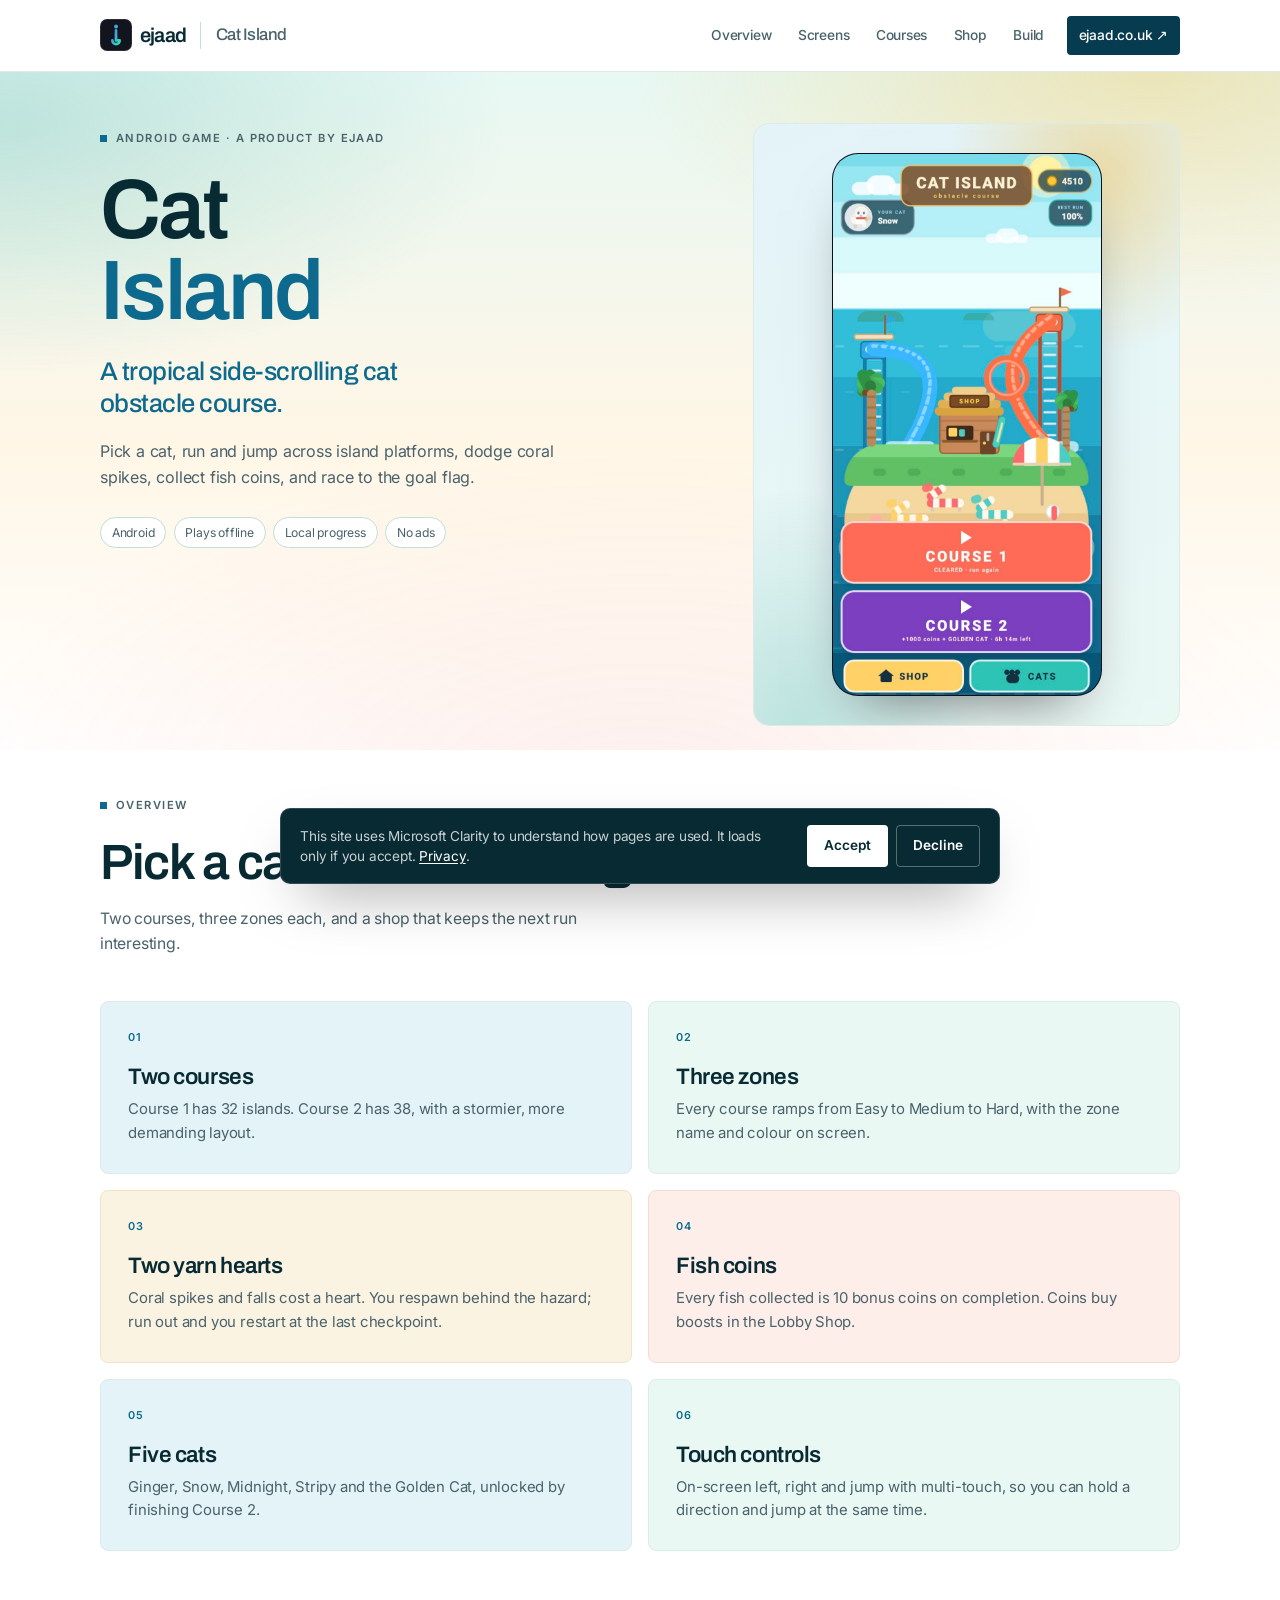
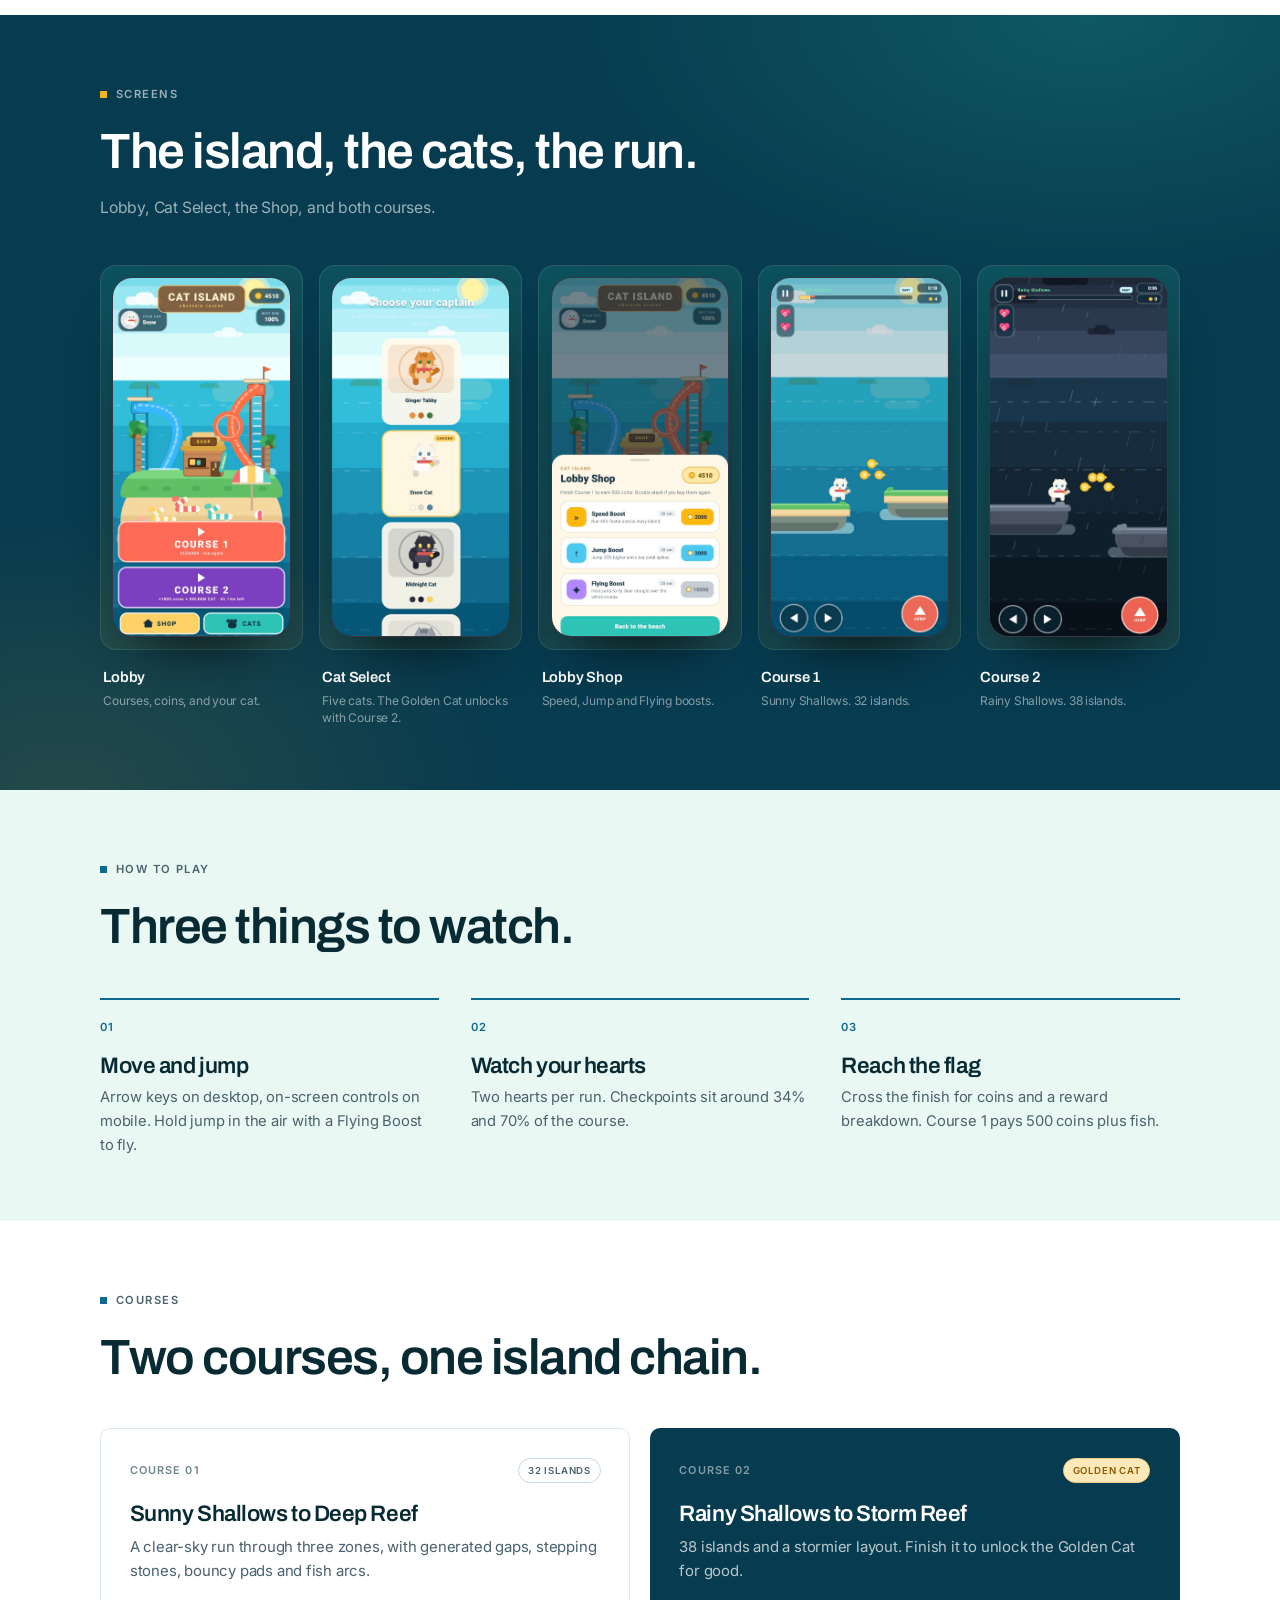
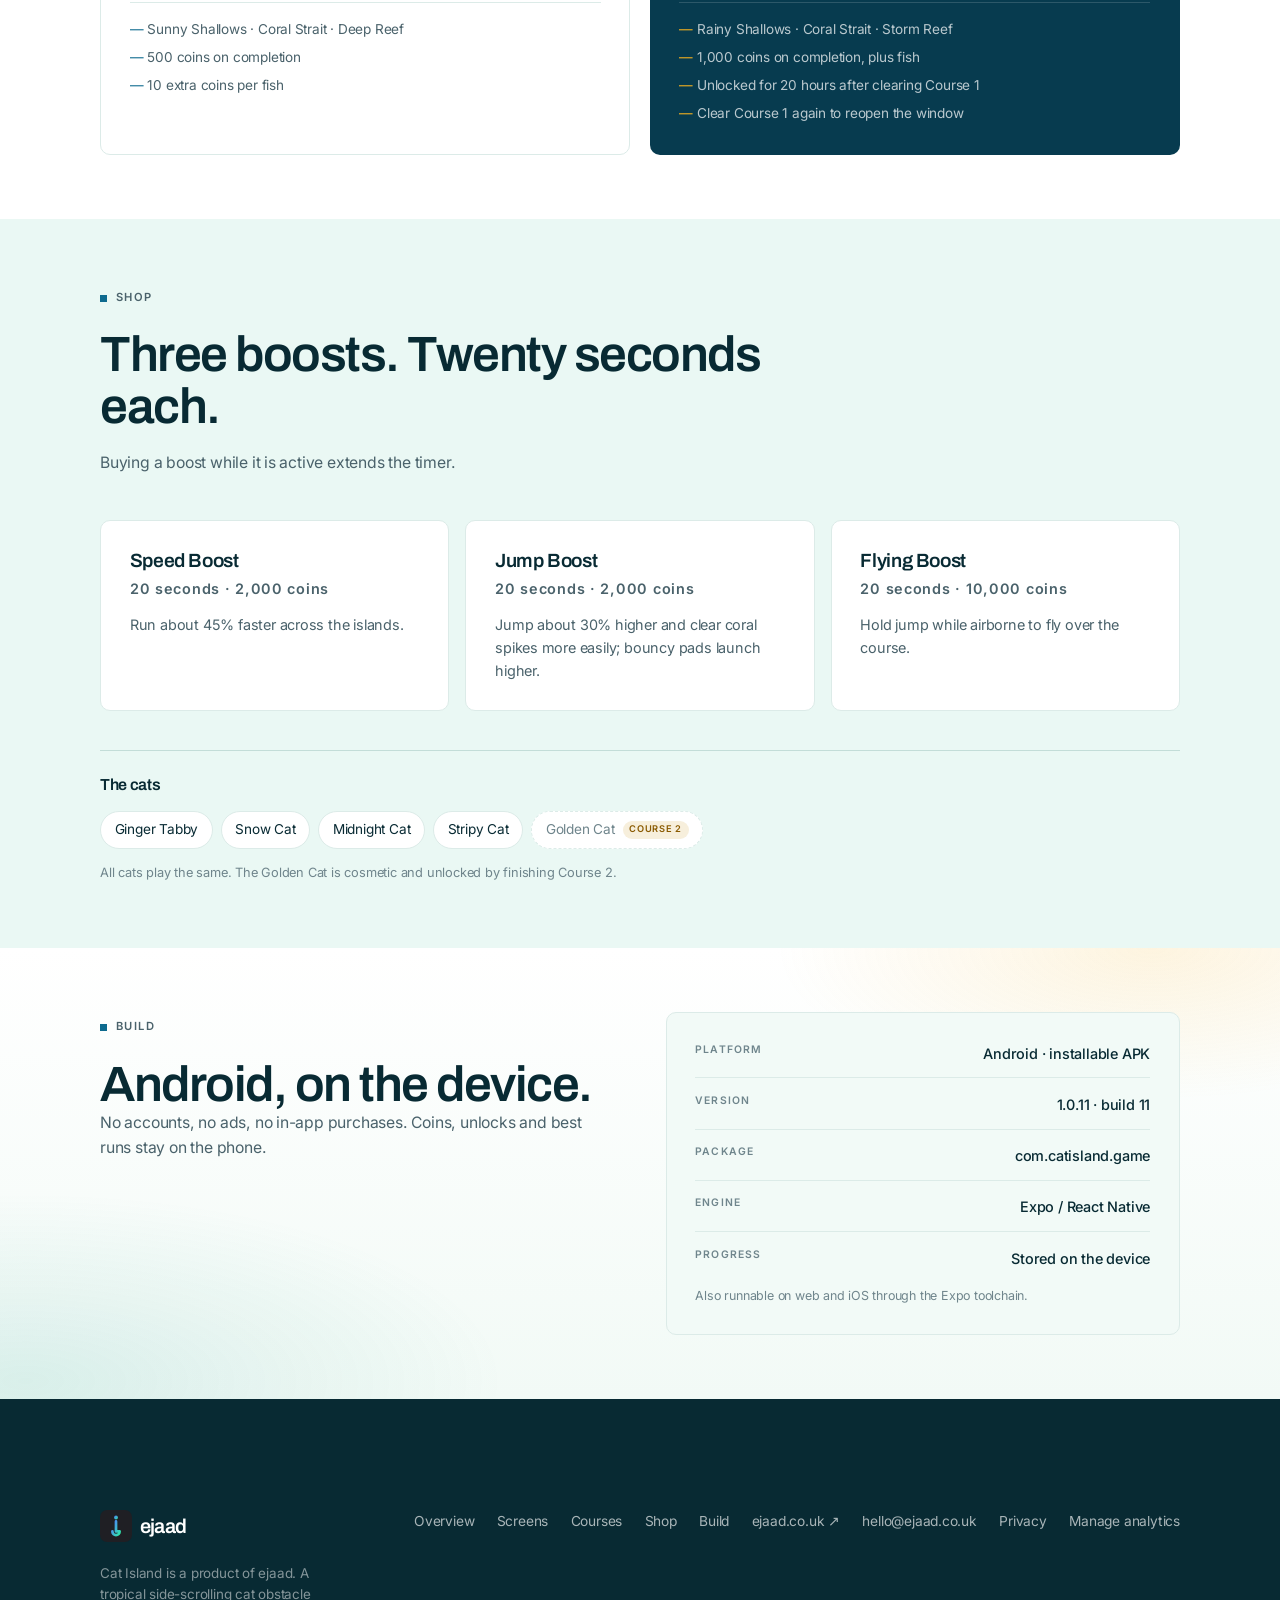
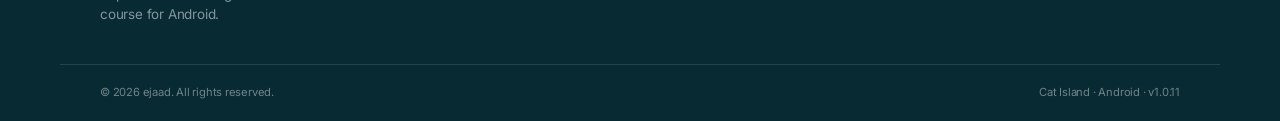
<file: cat-island/index.html>
<!doctype html>
<html lang="en-GB">
<head>
<meta charset="utf-8" />
<meta name="viewport" content="width=device-width, initial-scale=1, viewport-fit=cover" />
<meta http-equiv="Content-Security-Policy" content="default-src 'self'; base-uri 'none'; object-src 'none'; frame-src https://*.clarity.ms; img-src 'self' data: https://*.clarity.ms; font-src 'self'; style-src 'self'; script-src 'self' 'sha256-ISvrS3m0WLZVZURBetHmRl1NqMM6Kok5ehkQAaMi+qU=' https://*.clarity.ms; connect-src https://*.clarity.ms; form-action 'self'" />
<meta name="referrer" content="strict-origin-when-cross-origin" />
<title>Cat Island</title>
<meta name="description" content="Cat Island is a tropical side-scrolling cat obstacle course for Android: two courses, five cats, fish coins and shop boosts." />
<meta name="theme-color" content="#ffffff" />
<link rel="canonical" href="https://ejaad.co.uk/cat-island/" />

<meta property="og:type" content="website" />
<meta property="og:locale" content="en_GB" />
<meta property="og:site_name" content="Cat Island" />
<meta property="og:title" content="Cat Island" />
<meta property="og:description" content="A tropical side-scrolling cat obstacle course for Android: two courses, five cats, fish coins and shop boosts." />
<meta property="og:url" content="https://ejaad.co.uk/cat-island/" />
<meta property="og:image" content="https://ejaad.co.uk/cat-island/assets/img/og.png" />
<meta name="twitter:card" content="summary_large_image" />
<meta name="twitter:title" content="Cat Island" />
<meta name="twitter:description" content="A tropical side-scrolling cat obstacle course for Android." />
<meta name="twitter:image" content="https://ejaad.co.uk/cat-island/assets/img/og.png" />

<link rel="icon" href="assets/img/icon.png" type="image/png" />
<link rel="apple-touch-icon" href="assets/img/icon.png" />
<link rel="stylesheet" href="/assets/css/fonts.css?v=20261123" />
<link rel="stylesheet" href="assets/css/styles.css?v=20261123" />
<link rel="stylesheet" href="/assets/css/consent.css?v=20261123" />
<script type="application/ld+json">
{
  "@context": "https://schema.org",
  "@graph": [
    {
      "@type": "MobileApplication",
      "name": "Cat Island",
      "description": "A tropical side-scrolling cat obstacle course for Android, with two courses, five cats and shop boosts.",
      "url": "https://ejaad.co.uk/cat-island/",
      "image": "https://ejaad.co.uk/cat-island/assets/img/og.png",
      "operatingSystem": "Android",
      "applicationCategory": "GameApplication",
      "inLanguage": "en-GB"
    },
    {
      "@type": "BreadcrumbList",
      "itemListElement": [
        {
          "@type": "ListItem",
          "position": 1,
          "name": "ejaad",
          "item": "https://ejaad.co.uk/"
        },
        {
          "@type": "ListItem",
          "position": 2,
          "name": "Cat Island",
          "item": "https://ejaad.co.uk/cat-island/"
        }
      ]
    }
  ]
}
</script>
</head>
<body>
<a class="skip-link" href="#main">Skip to content</a>

<header class="site-header">
  <div class="container header-inner">
    <a class="brand" href="https://ejaad.co.uk" aria-label="ejaad — home">
      <span class="brand-mark" aria-hidden="true">
        <svg viewBox="0 0 40 40" focusable="false">
          <defs>
            <linearGradient id="bg1" x1="0" y1="0" x2="1" y2="1">
              <stop offset="0" stop-color="#4f7dff" />
              <stop offset="1" stop-color="#2ee6a8" />
            </linearGradient>
          </defs>
          <rect width="40" height="40" rx="9" fill="#12151d" />
          <rect x=".6" y=".6" width="38.8" height="38.8" rx="8.4" fill="none" stroke="#fff" stroke-opacity=".14" />
          <path d="M20 14.3V26.8h4.5a4.5 4.5 0 0 1-9 0" fill="none" stroke="url(#bg1)" stroke-width="3.4" stroke-linecap="round" stroke-linejoin="round" />
          <circle cx="20" cy="9.4" r="2.4" fill="url(#bg1)" />
        </svg>
      </span>
      <span class="brand-text">ejaad</span>
    </a>

    <span class="product-label">Cat Island</span>

    <nav class="nav" aria-label="Primary">
      <a href="#overview">Overview</a>
      <a href="#screens">Screens</a>
      <a href="#courses">Courses</a>
      <a href="#shop">Shop</a>
      <a href="#build">Build</a>
      <a class="nav-cta" href="https://ejaad.co.uk">ejaad.co.uk <span aria-hidden="true">↗</span></a>
    </nav>
  </div>
</header>

<main id="main">

  <section class="hero">
    <div class="container hero-grid">
      <div class="hero-copy">
        <p class="eyebrow"><span class="sq"></span>Android game · a product by ejaad</p>
        <h1>Cat<br /><span class="accent">Island</span></h1>
        <p class="tagline">A tropical side-scrolling cat obstacle course.</p>
        <p class="lede">
          Pick a cat, run and jump across island platforms, dodge coral spikes, collect fish
          coins, and race to the goal flag.
        </p>
        <ul class="facts">
          <li>Android</li>
          <li>Plays offline</li>
          <li>Local progress</li>
          <li>No ads</li>
        </ul>
      </div>

      <aside class="hero-art">
        <div class="phone phone--hero">
          <img src="assets/img/screens/lobby.jpg" alt="The Cat Island lobby: the obstacle course plaque, your cat, the coin balance, and the two course buttons." />
        </div>
      </aside>
    </div>
  </section>

  <section class="section" id="overview">
    <div class="container">
      <div class="section-head">
        <p class="eyebrow"><span class="sq"></span>Overview</p>
        <h2>Pick a cat. Reach the flag.</h2>
        <p class="section-sub">
          Two courses, three zones each, and a shop that keeps the next run interesting.
        </p>
      </div>

      <ul class="features">
        <li class="feature">
          <span class="feature-num">01</span>
          <h3>Two courses</h3>
          <p>Course 1 has 32 islands. Course 2 has 38, with a stormier, more demanding layout.</p>
        </li>
        <li class="feature">
          <span class="feature-num">02</span>
          <h3>Three zones</h3>
          <p>Every course ramps from Easy to Medium to Hard, with the zone name and colour on screen.</p>
        </li>
        <li class="feature">
          <span class="feature-num">03</span>
          <h3>Two yarn hearts</h3>
          <p>Coral spikes and falls cost a heart. You respawn behind the hazard; run out and you restart at the last checkpoint.</p>
        </li>
        <li class="feature">
          <span class="feature-num">04</span>
          <h3>Fish coins</h3>
          <p>Every fish collected is 10 bonus coins on completion. Coins buy boosts in the Lobby Shop.</p>
        </li>
        <li class="feature">
          <span class="feature-num">05</span>
          <h3>Five cats</h3>
          <p>Ginger, Snow, Midnight, Stripy and the Golden Cat, unlocked by finishing Course 2.</p>
        </li>
        <li class="feature">
          <span class="feature-num">06</span>
          <h3>Touch controls</h3>
          <p>On-screen left, right and jump with multi-touch, so you can hold a direction and jump at the same time.</p>
        </li>
      </ul>
    </div>
  </section>

  <section class="section section-dark" id="screens">
    <div class="container">
      <div class="section-head">
        <p class="eyebrow"><span class="sq"></span>Screens</p>
        <h2>The island, the cats, the run.</h2>
        <p class="section-sub">Lobby, Cat Select, the Shop, and both courses.</p>
      </div>

      <div class="screens-grid screens-grid--five">
        <figure class="screen">
          <div class="screen-stage">
            <div class="phone">
              <img src="assets/img/screens/lobby.jpg" alt="The Cat Island lobby: the obstacle course plaque, your cat card, coin balance, best run, and the two course buttons." />
            </div>
          </div>
          <figcaption>
            <strong>Lobby</strong>
            <span>Courses, coins, and your cat.</span>
          </figcaption>
        </figure>

        <figure class="screen">
          <div class="screen-stage">
            <div class="phone">
              <img src="assets/img/screens/cats.jpg" alt="Cat Select screen with the cat cards and the Golden Cat shown as locked." />
            </div>
          </div>
          <figcaption>
            <strong>Cat Select</strong>
            <span>Five cats. The Golden Cat unlocks with Course 2.</span>
          </figcaption>
        </figure>

        <figure class="screen">
          <div class="screen-stage">
            <div class="phone">
              <img src="assets/img/screens/shop.jpg" alt="Lobby Shop with the Speed, Jump and Flying boosts and their coin prices." />
            </div>
          </div>
          <figcaption>
            <strong>Lobby Shop</strong>
            <span>Speed, Jump and Flying boosts.</span>
          </figcaption>
        </figure>

        <figure class="screen">
          <div class="screen-stage">
            <div class="phone">
              <img src="assets/img/screens/game-sunny.jpg" alt="A run in Course 1: the cat on a sand island, fish coins ahead, two hearts, a timer and the jump control." />
            </div>
          </div>
          <figcaption>
            <strong>Course 1</strong>
            <span>Sunny Shallows. 32 islands.</span>
          </figcaption>
        </figure>

        <figure class="screen">
          <div class="screen-stage">
            <div class="phone">
              <img src="assets/img/screens/game-rainy.jpg" alt="A run in Course 2 under rain: the cat on a grey island, fish coins, two hearts and the jump control." />
            </div>
          </div>
          <figcaption>
            <strong>Course 2</strong>
            <span>Rainy Shallows. 38 islands.</span>
          </figcaption>
        </figure>
      </div>
    </div>
  </section>

  <section class="section section-seafoam" id="how">
    <div class="container">
      <div class="section-head">
        <p class="eyebrow"><span class="sq"></span>How to play</p>
        <h2>Three things to watch.</h2>
      </div>

      <ol class="game-steps">
        <li>
          <span class="step-num">01</span>
          <h3>Move and jump</h3>
          <p>Arrow keys on desktop, on-screen controls on mobile. Hold jump in the air with a Flying Boost to fly.</p>
        </li>
        <li>
          <span class="step-num">02</span>
          <h3>Watch your hearts</h3>
          <p>Two hearts per run. Checkpoints sit around 34% and 70% of the course.</p>
        </li>
        <li>
          <span class="step-num">03</span>
          <h3>Reach the flag</h3>
          <p>Cross the finish for coins and a reward breakdown. Course 1 pays 500 coins plus fish.</p>
        </li>
      </ol>
    </div>
  </section>

  <section class="section" id="courses">
    <div class="container">
      <div class="section-head">
        <p class="eyebrow"><span class="sq"></span>Courses</p>
        <h2>Two courses, one island chain.</h2>
      </div>

      <div class="game-cards">
        <article class="game-card">
          <div class="game-card-top">
            <span class="mono">Course 01</span>
            <span class="pill">32 islands</span>
          </div>
          <h3>Sunny Shallows to Deep Reef</h3>
          <p class="game-copy">
            A clear-sky run through three zones, with generated gaps, stepping stones, bouncy pads
            and fish arcs.
          </p>
          <ul class="game-list">
            <li>Sunny Shallows · Coral Strait · Deep Reef</li>
            <li>500 coins on completion</li>
            <li>10 extra coins per fish</li>
          </ul>
        </article>

        <article class="game-card game-card--dark">
          <div class="game-card-top">
            <span class="mono">Course 02</span>
            <span class="pill pill--gold">Golden Cat</span>
          </div>
          <h3>Rainy Shallows to Storm Reef</h3>
          <p class="game-copy">
            38 islands and a stormier layout. Finish it to unlock the Golden Cat for good.
          </p>
          <ul class="game-list">
            <li>Rainy Shallows · Coral Strait · Storm Reef</li>
            <li>1,000 coins on completion, plus fish</li>
            <li>Unlocked for 20 hours after clearing Course 1</li>
            <li>Clear Course 1 again to reopen the window</li>
          </ul>
        </article>
      </div>
    </div>
  </section>

  <section class="section section-seafoam" id="shop">
    <div class="container">
      <div class="section-head">
        <p class="eyebrow"><span class="sq"></span>Shop</p>
        <h2>Three boosts. Twenty seconds each.</h2>
        <p class="section-sub">Buying a boost while it is active extends the timer.</p>
      </div>

      <div class="shop-grid">
        <article class="shop-item">
          <h3>Speed Boost</h3>
          <p class="shop-meta">20 seconds · 2,000 coins</p>
          <p>Run about 45% faster across the islands.</p>
        </article>
        <article class="shop-item">
          <h3>Jump Boost</h3>
          <p class="shop-meta">20 seconds · 2,000 coins</p>
          <p>Jump about 30% higher and clear coral spikes more easily; bouncy pads launch higher.</p>
        </article>
        <article class="shop-item">
          <h3>Flying Boost</h3>
          <p class="shop-meta">20 seconds · 10,000 coins</p>
          <p>Hold jump while airborne to fly over the course.</p>
        </article>
      </div>

      <div class="cats">
        <h3 class="cats-title">The cats</h3>
        <ul class="cat-list">
          <li>Ginger Tabby</li>
          <li>Snow Cat</li>
          <li>Midnight Cat</li>
          <li>Stripy Cat</li>
          <li class="cat-locked">Golden Cat <span>Course 2</span></li>
        </ul>
        <p class="cats-note">All cats play the same. The Golden Cat is cosmetic and unlocked by finishing Course 2.</p>
      </div>
    </div>
  </section>

  <section class="section" id="build">
    <div class="container build-grid">
      <div>
        <p class="eyebrow"><span class="sq"></span>Build</p>
        <h2>Android, on the device.</h2>
        <p class="section-sub">
          No accounts, no ads, no in-app purchases. Coins, unlocks and best runs stay on the phone.
        </p>
      </div>

      <div class="build-panel">
        <dl>
          <div><dt>Platform</dt><dd>Android · installable APK</dd></div>
          <div><dt>Version</dt><dd>1.0.11 · build 11</dd></div>
          <div><dt>Package</dt><dd>com.catisland.game</dd></div>
          <div><dt>Engine</dt><dd>Expo / React Native</dd></div>
          <div><dt>Progress</dt><dd>Stored on the device</dd></div>
        </dl>
        <p class="build-note">
          Also runnable on web and iOS through the Expo toolchain.
        </p>
      </div>
    </div>
  </section>
</main>

<footer class="site-footer">
  <div class="container footer-inner">
    <div class="footer-brand">
      <a class="brand brand--footer" href="https://ejaad.co.uk" aria-label="ejaad — home">
        <span class="brand-mark" aria-hidden="true">
          <svg viewBox="0 0 40 40" focusable="false">
            <defs>
              <linearGradient id="bg2" x1="0" y1="0" x2="1" y2="1">
                <stop offset="0" stop-color="#4f7dff" />
                <stop offset="1" stop-color="#2ee6a8" />
              </linearGradient>
            </defs>
            <rect width="40" height="40" rx="9" fill="#143a30" />
            <path d="M20 14.3V26.8h4.5a4.5 4.5 0 0 1-9 0" fill="none" stroke="url(#bg2)" stroke-width="3.4" stroke-linecap="round" stroke-linejoin="round" />
            <circle cx="20" cy="9.4" r="2.4" fill="url(#bg2)" />
          </svg>
        </span>
        <span class="brand-text">ejaad</span>
      </a>
      <p>Cat Island is a product of ejaad. A tropical side-scrolling cat obstacle course for Android.</p>
    </div>
    <nav class="footer-nav" aria-label="Footer">
      <a href="#overview">Overview</a>
      <a href="#screens">Screens</a>
      <a href="#courses">Courses</a>
      <a href="#shop">Shop</a>
      <a href="#build">Build</a>
      <a href="https://ejaad.co.uk">ejaad.co.uk ↗</a>
      <a href="mailto:hello@ejaad.co.uk">hello@ejaad.co.uk</a>
      <a href="/privacy/">Privacy</a>
      <a href="#" id="manageConsent">Manage analytics</a>
    </nav>
  </div>
  <div class="container footer-base">
    <p>© <span id="year">2026</span> ejaad. All rights reserved.</p>
    <p>Cat Island · Android · v1.0.11</p>
  </div>
</footer>
<div class="consent" id="consentBanner" role="region" aria-label="Analytics consent" hidden>
  <p>
    This site uses Microsoft Clarity to understand how pages are used. It loads only if you
    accept. <a href="/privacy/">Privacy</a>.
  </p>
  <div class="consent-actions">
    <button type="button" class="btn btn-solid" id="consentAccept">Accept</button>
    <button type="button" class="btn btn-quiet" id="consentDecline">Decline</button>
  </div>
</div>

<script src="/assets/js/consent.js?v=20261123" defer></script>
<script src="/assets/js/year.js?v=20261123" defer></script>
</body>
</html>
</file>
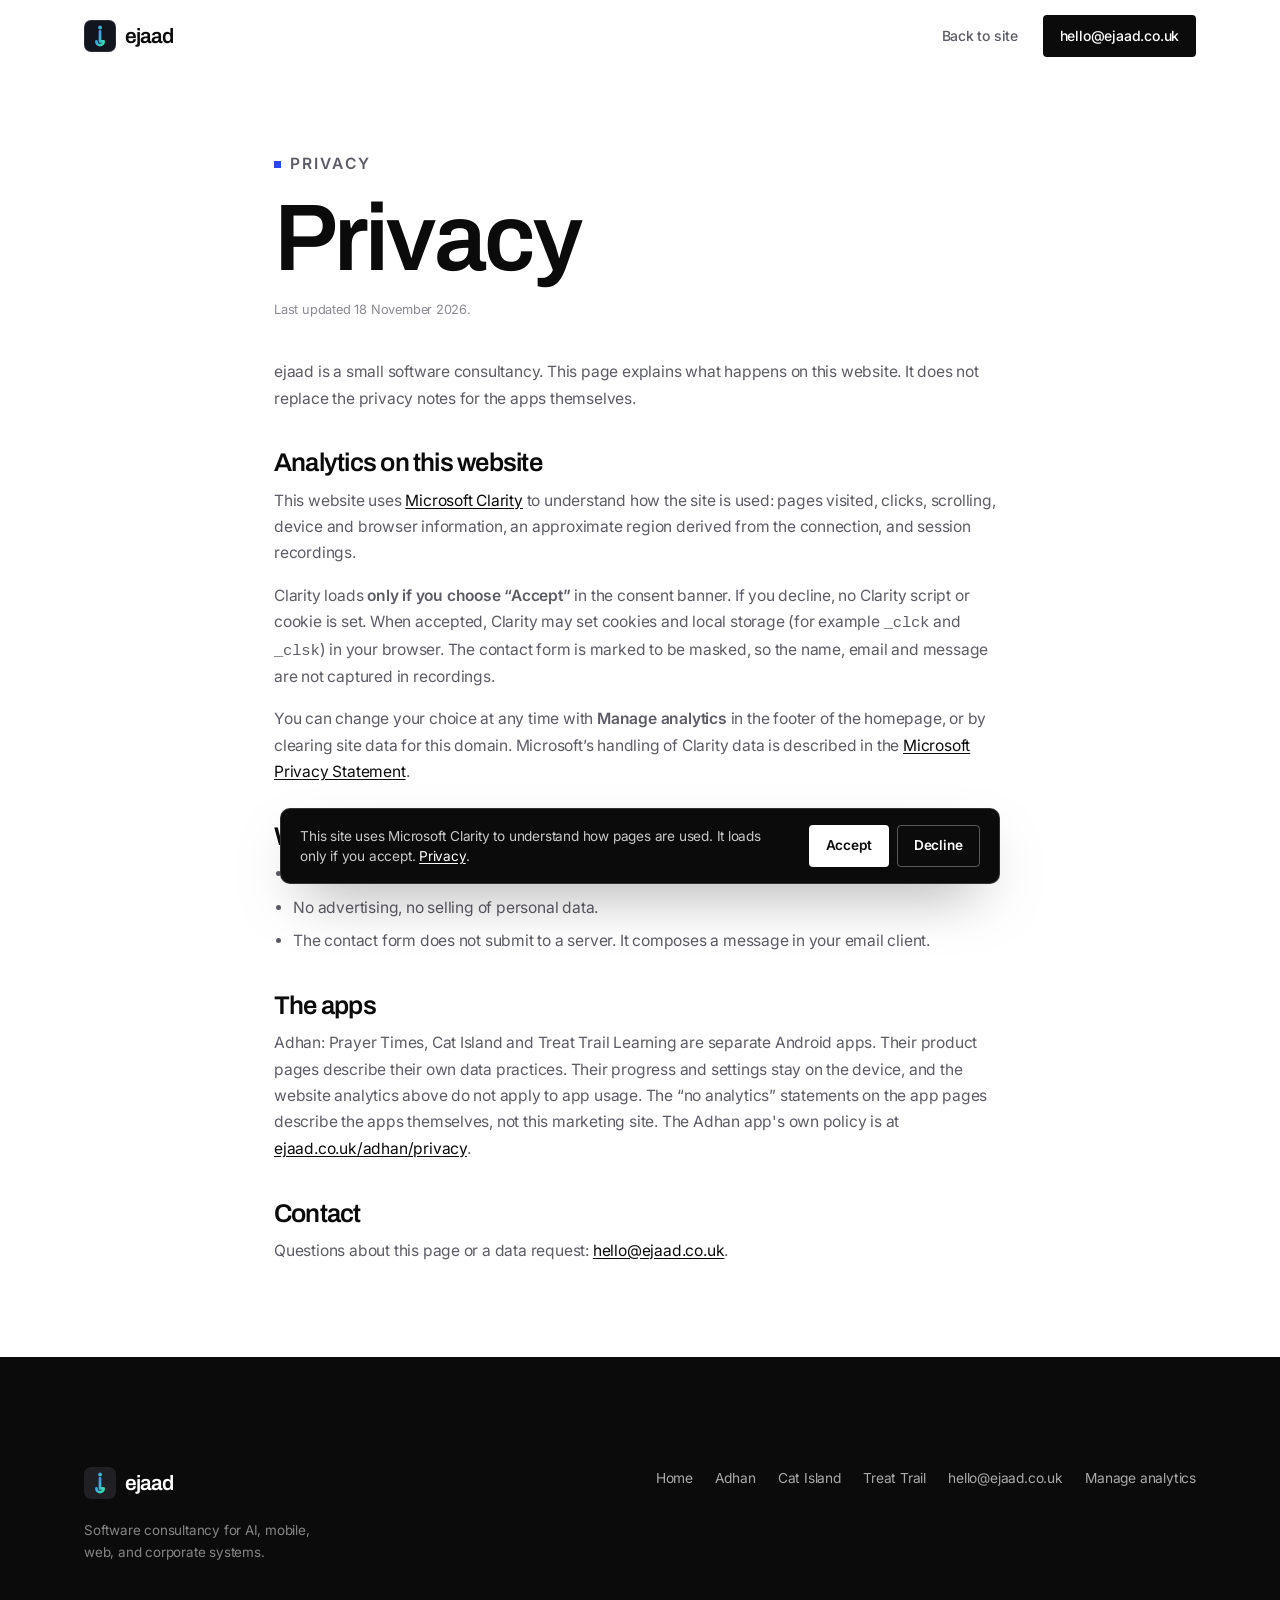
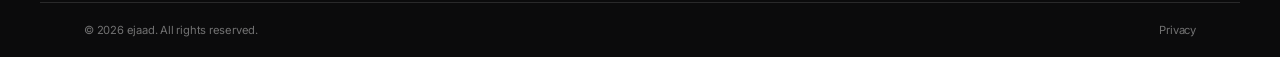
<file: privacy/index.html>
<!doctype html>
<html lang="en-GB">
<head>
<meta charset="utf-8" />
<meta name="viewport" content="width=device-width, initial-scale=1, viewport-fit=cover" />
<meta http-equiv="Content-Security-Policy" content="default-src 'self'; base-uri 'none'; object-src 'none'; frame-src https://*.clarity.ms; img-src 'self' data: https://*.clarity.ms; font-src 'self'; style-src 'self'; script-src 'self' https://*.clarity.ms; connect-src https://*.clarity.ms; form-action 'self'" />
<meta name="referrer" content="strict-origin-when-cross-origin" />
<title>Privacy — ejaad</title>
<meta name="description" content="How the ejaad website handles analytics and data, including Microsoft Clarity consent and the privacy of the Adhan, Cat Island and Treat Trail apps." />
<meta name="robots" content="index,follow" />
<meta name="theme-color" content="#ffffff" />
<link rel="canonical" href="https://ejaad.co.uk/privacy/" />
<link rel="icon" href="/assets/img/brand-mark.svg" type="image/svg+xml" />
<link rel="apple-touch-icon" href="/assets/img/brand-mark-180.png" />
<link rel="stylesheet" href="/assets/css/fonts.css?v=20261123" />
<link rel="stylesheet" href="/assets/css/styles.css?v=20261123" />
<link rel="stylesheet" href="/assets/css/legal.css?v=20261123" />
<link rel="stylesheet" href="/assets/css/consent.css?v=20261123" />
</head>
<body>
<a class="skip-link" href="#main">Skip to content</a>

<header class="site-header">
  <div class="container header-inner">
    <a class="brand" href="/" aria-label="ejaad — home">
      <span class="brand-mark" aria-hidden="true">
        <svg viewBox="0 0 40 40" focusable="false">
          <defs>
            <linearGradient id="bg1" x1="0" y1="0" x2="1" y2="1">
              <stop offset="0" stop-color="#4f7dff" />
              <stop offset="1" stop-color="#2ee6a8" />
            </linearGradient>
          </defs>
          <rect width="40" height="40" rx="9" fill="#12151d" />
          <rect x=".6" y=".6" width="38.8" height="38.8" rx="8.4" fill="none" stroke="#fff" stroke-opacity=".14" />
          <path d="M20 14.3V26.8h4.5a4.5 4.5 0 0 1-9 0" fill="none" stroke="url(#bg1)" stroke-width="3.4" stroke-linecap="round" stroke-linejoin="round" />
          <circle cx="20" cy="9.4" r="2.4" fill="url(#bg1)" />
        </svg>
      </span>
      <span class="brand-text">ejaad</span>
    </a>

    <nav class="nav" aria-label="Primary">
      <a href="/">Back to site</a>
      <a class="nav-cta" href="mailto:hello@ejaad.co.uk">hello@ejaad.co.uk</a>
    </nav>
  </div>
</header>

<main id="main" class="legal">
  <div class="container">
    <p class="eyebrow"><span class="sq"></span>Privacy</p>
    <h1>Privacy</h1>
    <p class="updated">Last updated 18 November 2026.</p>

    <p>
      ejaad is a small software consultancy. This page explains what happens on this website. It does
      not replace the privacy notes for the apps themselves.
    </p>

    <h2>Analytics on this website</h2>
    <p>
      This website uses <a href="https://clarity.microsoft.com/" target="_blank" rel="noopener noreferrer">Microsoft Clarity</a>
      to understand how the site is used: pages visited, clicks, scrolling, device and browser
      information, an approximate region derived from the connection, and session recordings.
    </p>
    <p>
      Clarity loads <strong>only if you choose “Accept”</strong> in the consent banner. If you
      decline, no Clarity script or cookie is set. When accepted, Clarity may set cookies and local
      storage (for example <code>_clck</code> and <code>_clsk</code>) in your browser. The contact
      form is marked to be masked, so the name, email and message are not captured in recordings.
    </p>
    <p>
      You can change your choice at any time with <strong>Manage analytics</strong> in the footer of
      the homepage, or by clearing site data for this domain. Microsoft’s handling of Clarity data
      is described in the
      <a href="https://privacy.microsoft.com/privacystatement" target="_blank" rel="noopener noreferrer">Microsoft Privacy Statement</a>.
    </p>

    <h2>What this website does not do</h2>
    <ul>
      <li>No accounts or sign-in on this website.</li>
      <li>No advertising, no selling of personal data.</li>
      <li>The contact form does not submit to a server. It composes a message in your email client.</li>
    </ul>

    <h2>The apps</h2>
    <p>
      Adhan: Prayer Times, Cat Island and Treat Trail Learning are separate Android apps. Their
      product pages describe their own data practices. Their progress and settings stay on the
      device, and the website analytics above do not apply to app usage. The “no analytics” statements on the app pages describe the apps themselves, not this marketing site. The Adhan app's own policy is at
      <a href="/adhan/privacy/">ejaad.co.uk/adhan/privacy</a>.
    </p>

    <h2>Contact</h2>
    <p>
      Questions about this page or a data request:
      <a href="mailto:hello@ejaad.co.uk">hello@ejaad.co.uk</a>.
    </p>
  </div>
</main>

<footer class="site-footer">
  <div class="container footer-inner">
    <div class="footer-brand">
      <a class="brand brand--footer" href="/" aria-label="ejaad — home">
        <span class="brand-mark" aria-hidden="true">
          <svg viewBox="0 0 40 40" focusable="false">
            <defs>
              <linearGradient id="bg2" x1="0" y1="0" x2="1" y2="1">
                <stop offset="0" stop-color="#4f7dff" />
                <stop offset="1" stop-color="#2ee6a8" />
              </linearGradient>
            </defs>
            <rect width="40" height="40" rx="9" fill="#12151d" />
            <path d="M20 14.3V26.8h4.5a4.5 4.5 0 0 1-9 0" fill="none" stroke="url(#bg2)" stroke-width="3.4" stroke-linecap="round" stroke-linejoin="round" />
            <circle cx="20" cy="9.4" r="2.4" fill="url(#bg2)" />
          </svg>
        </span>
        <span class="brand-text">ejaad</span>
      </a>
      <p>Software consultancy for AI, mobile, web, and corporate systems.</p>
    </div>
    <nav class="footer-nav" aria-label="Footer">
      <a href="/">Home</a>
      <a href="/adhan/">Adhan</a>
      <a href="/cat-island/">Cat Island</a>
      <a href="/treat-trail/">Treat Trail</a>
      <a href="mailto:hello@ejaad.co.uk">hello@ejaad.co.uk</a>
      <a href="#" id="manageConsent">Manage analytics</a>
    </nav>
  </div>
  <div class="container footer-base">
    <p>© 2026 ejaad. All rights reserved.</p>
    <p>Privacy</p>
  </div>
</footer>
<div class="consent" id="consentBanner" role="region" aria-label="Analytics consent" hidden>
  <p>
    This site uses Microsoft Clarity to understand how pages are used. It loads only if you
    accept. <a href="/privacy/">Privacy</a>.
  </p>
  <div class="consent-actions">
    <button type="button" class="btn btn-solid" id="consentAccept">Accept</button>
    <button type="button" class="btn btn-quiet" id="consentDecline">Decline</button>
  </div>
</div>

<script src="/assets/js/consent.js?v=20261123" defer></script>
</body>
</html>
</file>
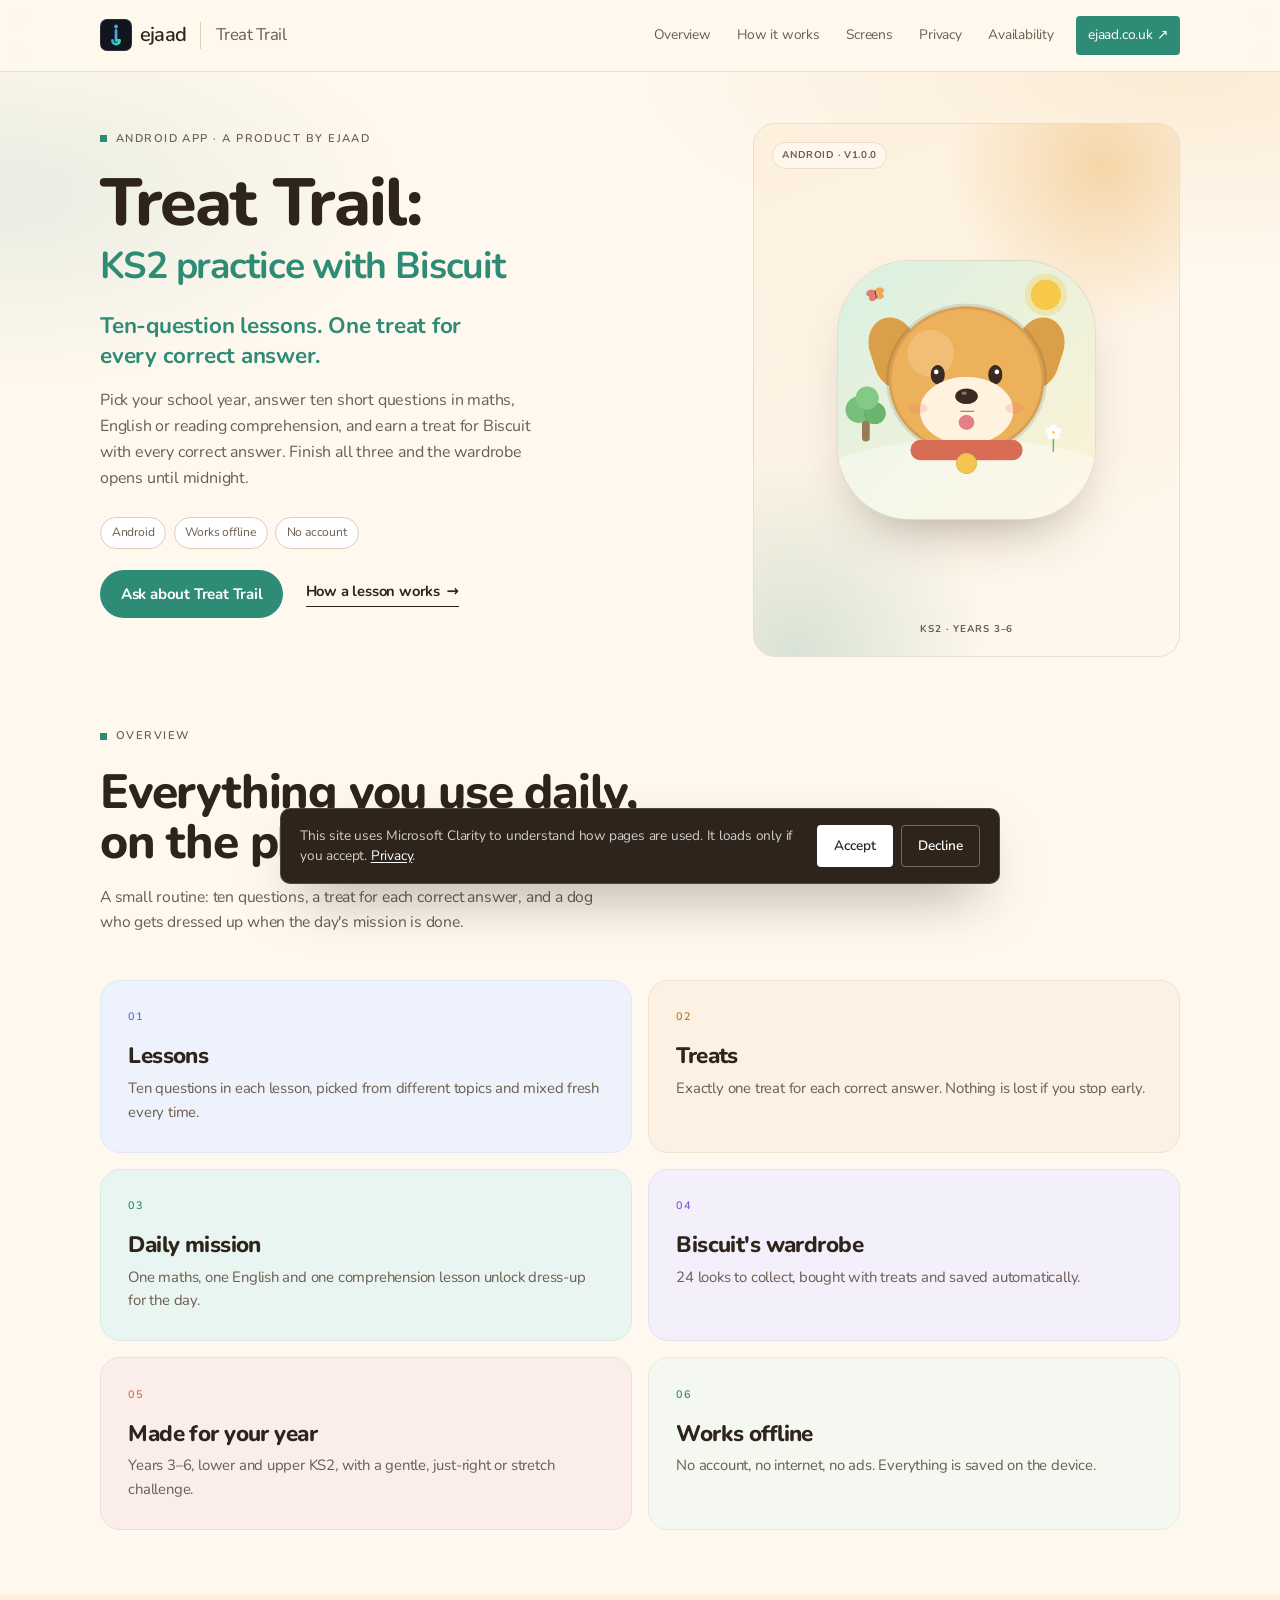
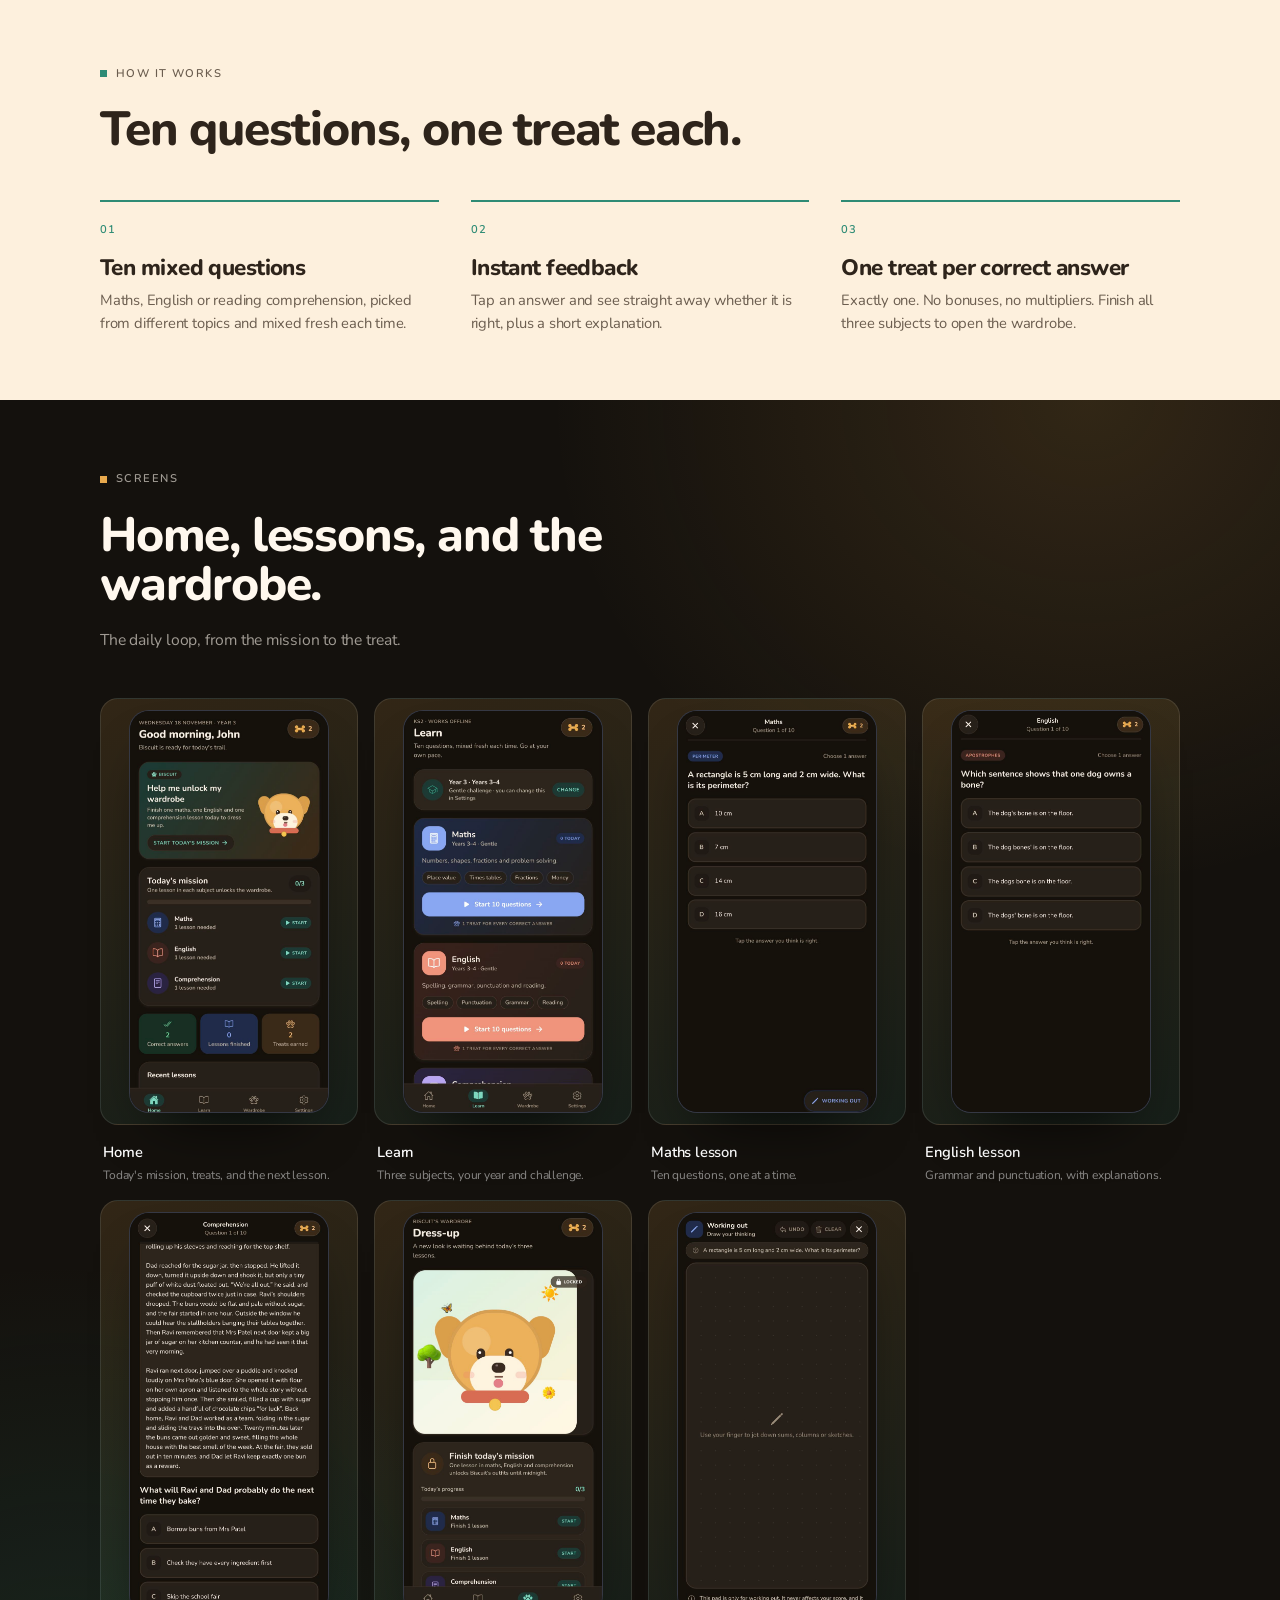
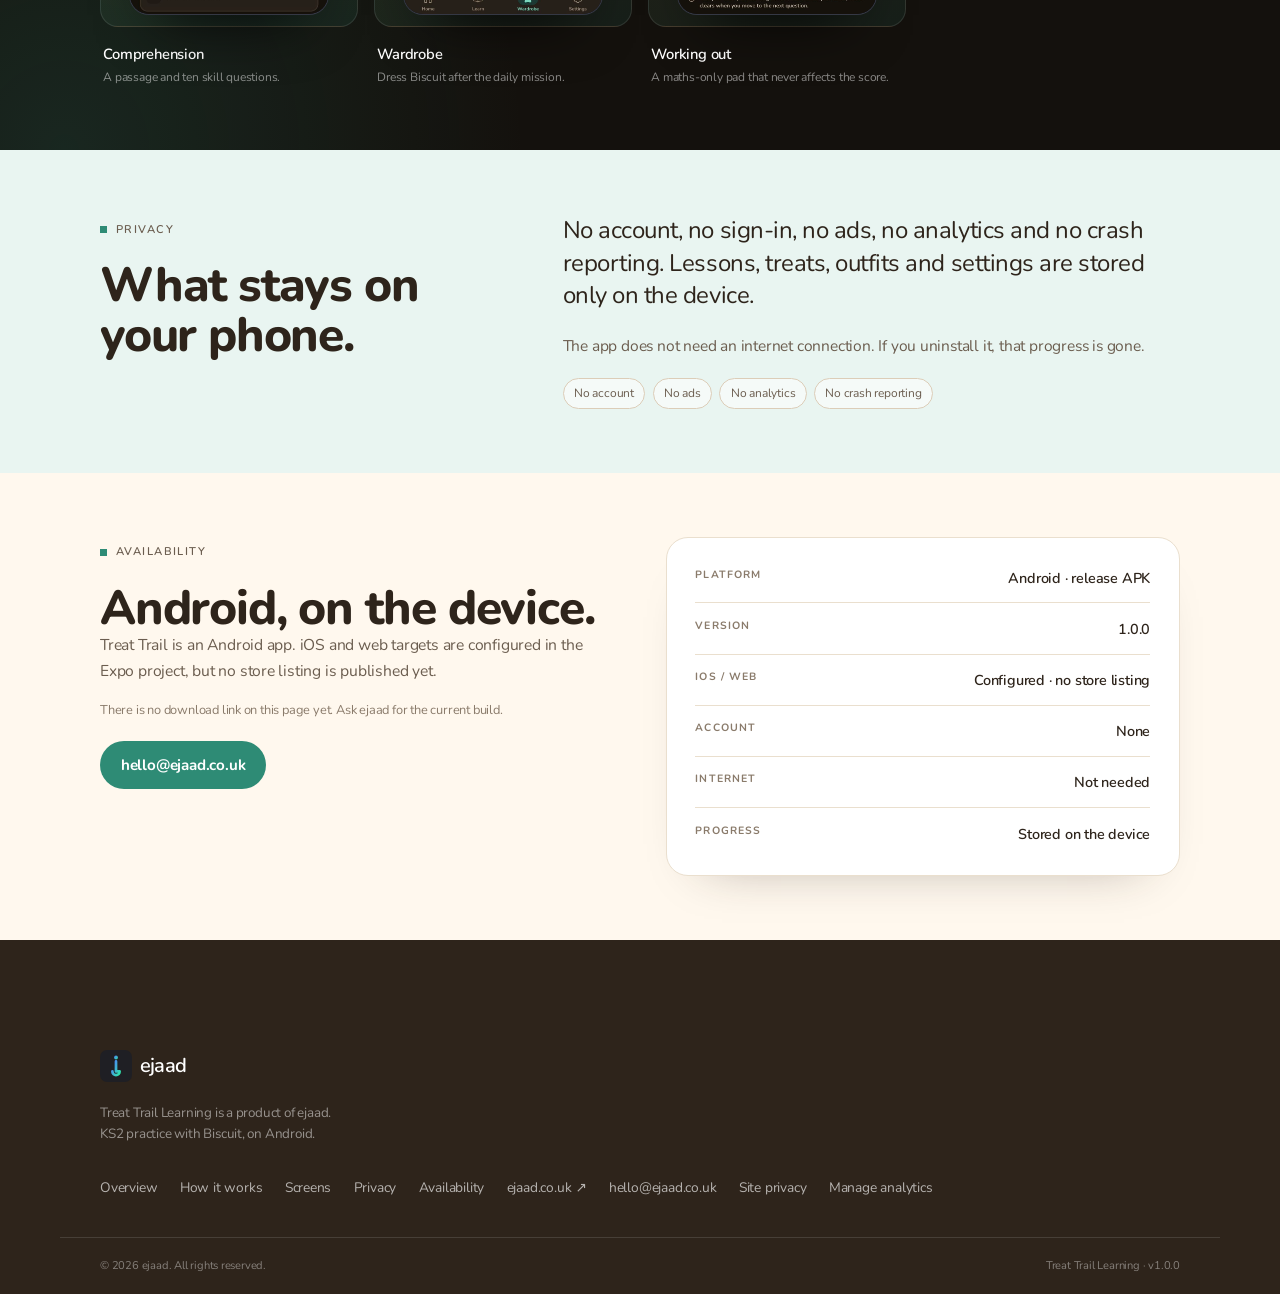
<file: treat-trail/index.html>
<!doctype html>
<html lang="en-GB">
<head>
<meta charset="utf-8" />
<meta name="viewport" content="width=device-width, initial-scale=1, viewport-fit=cover" />
<meta http-equiv="Content-Security-Policy" content="default-src 'self'; base-uri 'none'; object-src 'none'; frame-src https://*.clarity.ms; img-src 'self' data: https://*.clarity.ms; font-src 'self'; style-src 'self'; script-src 'self' 'sha256-Bwh71P3K5cnSQP4r+W/sEbMKQvlSNJRrU1e+iVCFR+8=' https://*.clarity.ms; connect-src https://*.clarity.ms; form-action 'self'" />
<meta name="referrer" content="strict-origin-when-cross-origin" />
<title>Treat Trail Learning</title>
<meta name="description" content="Short KS2 lessons in maths, English and reading comprehension. One treat for every correct answer. Offline, no account, no ads." />
<meta name="theme-color" content="#fff8ee" />
<link rel="canonical" href="https://ejaad.co.uk/treat-trail/" />

<meta property="og:type" content="website" />
<meta property="og:locale" content="en_GB" />
<meta property="og:site_name" content="Treat Trail Learning" />
<meta property="og:title" content="Treat Trail Learning" />
<meta property="og:description" content="Short KS2 lessons in maths, English and reading comprehension. One treat for every correct answer. Offline, no account, no ads." />
<meta property="og:url" content="https://ejaad.co.uk/treat-trail/" />
<meta property="og:image" content="https://ejaad.co.uk/treat-trail/assets/img/og.png" />
<meta name="twitter:card" content="summary_large_image" />
<meta name="twitter:title" content="Treat Trail Learning" />
<meta name="twitter:description" content="Ten-question KS2 lessons with one treat for every correct answer." />
<meta name="twitter:image" content="https://ejaad.co.uk/treat-trail/assets/img/og.png" />

<link rel="icon" href="assets/img/icon.png" type="image/png" />
<link rel="apple-touch-icon" href="assets/img/icon.png" />
<link rel="stylesheet" href="/assets/css/fonts.css?v=20261123" />
<link rel="stylesheet" href="assets/css/styles.css?v=20261123" />
<link rel="stylesheet" href="/assets/css/consent.css?v=20261123" />
<script type="application/ld+json">
{
  "@context": "https://schema.org",
  "@graph": [
    {
      "@type": "MobileApplication",
      "name": "Treat Trail Learning",
      "description": "Ten-question KS2 lessons in maths, English and reading comprehension, with one treat for every correct answer. Android.",
      "url": "https://ejaad.co.uk/treat-trail/",
      "image": "https://ejaad.co.uk/treat-trail/assets/img/og.png",
      "operatingSystem": "Android",
      "applicationCategory": "EducationalApplication",
      "inLanguage": "en-GB"
    },
    {
      "@type": "BreadcrumbList",
      "itemListElement": [
        {
          "@type": "ListItem",
          "position": 1,
          "name": "ejaad",
          "item": "https://ejaad.co.uk/"
        },
        {
          "@type": "ListItem",
          "position": 2,
          "name": "Treat Trail Learning",
          "item": "https://ejaad.co.uk/treat-trail/"
        }
      ]
    }
  ]
}
</script>
</head>
<body>
<a class="skip-link" href="#main">Skip to content</a>

<header class="site-header">
  <div class="container header-inner">
    <a class="brand" href="https://ejaad.co.uk" aria-label="ejaad — home">
      <span class="brand-mark" aria-hidden="true">
        <svg viewBox="0 0 40 40" focusable="false">
          <defs>
            <linearGradient id="bg1" x1="0" y1="0" x2="1" y2="1">
              <stop offset="0" stop-color="#4f7dff" />
              <stop offset="1" stop-color="#2ee6a8" />
            </linearGradient>
          </defs>
          <rect width="40" height="40" rx="9" fill="#12151d" />
          <rect x=".6" y=".6" width="38.8" height="38.8" rx="8.4" fill="none" stroke="#fff" stroke-opacity=".14" />
          <path d="M20 14.3V26.8h4.5a4.5 4.5 0 0 1-9 0" fill="none" stroke="url(#bg1)" stroke-width="3.4" stroke-linecap="round" stroke-linejoin="round" />
          <circle cx="20" cy="9.4" r="2.4" fill="url(#bg1)" />
        </svg>
      </span>
      <span class="brand-text">ejaad</span>
    </a>

    <span class="product-label">Treat Trail</span>

    <nav class="nav" aria-label="Primary">
      <a href="#overview">Overview</a>
      <a href="#how">How it works</a>
      <a href="#screens">Screens</a>
      <a href="#privacy">Privacy</a>
      <a href="#availability">Availability</a>
      <a class="nav-cta" href="https://ejaad.co.uk">ejaad.co.uk <span aria-hidden="true">↗</span></a>
    </nav>
  </div>
</header>

<main id="main">

  <section class="hero">
    <div class="container hero-grid">
      <div class="hero-copy">
        <p class="eyebrow"><span class="sq"></span>Android app · a product by ejaad</p>
        <h1>Treat Trail:<span class="h1-sub">KS2 practice with Biscuit</span></h1>
        <p class="tagline">Ten-question lessons. One treat for every correct answer.</p>
        <p class="lede">
          Pick your school year, answer ten short questions in maths, English or reading
          comprehension, and earn a treat for Biscuit with every correct answer. Finish all three
          and the wardrobe opens until midnight.
        </p>
        <ul class="facts">
          <li>Android</li>
          <li>Works offline</li>
          <li>No account</li>
        </ul>
        <div class="hero-actions">
          <a class="btn-green" href="mailto:hello@ejaad.co.uk">Ask about Treat Trail</a>
          <a class="link-arrow" href="#how">How a lesson works <span aria-hidden="true">→</span></a>
        </div>
      </div>

      <aside class="hero-art">
        <span class="art-badge">Android · v1.0.0</span>
        <img class="app-icon" src="assets/img/icon.png" alt="Biscuit, the Treat Trail dog, on the app icon." />
        <span class="art-foot">KS2 · Years 3–6</span>
      </aside>
    </div>
  </section>

  <section class="section" id="overview">
    <div class="container">
      <div class="section-head">
        <p class="eyebrow"><span class="sq"></span>Overview</p>
        <h2>Everything you use daily,<br />on the phone.</h2>
        <p class="section-sub">
          A small routine: ten questions, a treat for each correct answer, and a dog who gets
          dressed up when the day's mission is done.
        </p>
      </div>

      <ul class="features">
        <li class="feature">
          <span class="feature-num">01</span>
          <h3>Lessons</h3>
          <p>Ten questions in each lesson, picked from different topics and mixed fresh every time.</p>
        </li>
        <li class="feature">
          <span class="feature-num">02</span>
          <h3>Treats</h3>
          <p>Exactly one treat for each correct answer. Nothing is lost if you stop early.</p>
        </li>
        <li class="feature">
          <span class="feature-num">03</span>
          <h3>Daily mission</h3>
          <p>One maths, one English and one comprehension lesson unlock dress-up for the day.</p>
        </li>
        <li class="feature">
          <span class="feature-num">04</span>
          <h3>Biscuit's wardrobe</h3>
          <p>24 looks to collect, bought with treats and saved automatically.</p>
        </li>
        <li class="feature">
          <span class="feature-num">05</span>
          <h3>Made for your year</h3>
          <p>Years 3–6, lower and upper KS2, with a gentle, just-right or stretch challenge.</p>
        </li>
        <li class="feature">
          <span class="feature-num">06</span>
          <h3>Works offline</h3>
          <p>No account, no internet, no ads. Everything is saved on the device.</p>
        </li>
      </ul>
    </div>
  </section>

  <section class="section section-warm" id="how">
    <div class="container">
      <div class="section-head">
        <p class="eyebrow"><span class="sq"></span>How it works</p>
        <h2>Ten questions, one treat each.</h2>
      </div>

      <ol class="game-steps">
        <li>
          <span class="step-num">01</span>
          <h3>Ten mixed questions</h3>
          <p>Maths, English or reading comprehension, picked from different topics and mixed fresh each time.</p>
        </li>
        <li>
          <span class="step-num">02</span>
          <h3>Instant feedback</h3>
          <p>Tap an answer and see straight away whether it is right, plus a short explanation.</p>
        </li>
        <li>
          <span class="step-num">03</span>
          <h3>One treat per correct answer</h3>
          <p>Exactly one. No bonuses, no multipliers. Finish all three subjects to open the wardrobe.</p>
        </li>
      </ol>
    </div>
  </section>

  <section class="section section-dark" id="screens">
    <div class="container">
      <div class="section-head">
        <p class="eyebrow"><span class="sq"></span>Screens</p>
        <h2>Home, lessons, and the wardrobe.</h2>
        <p class="section-sub">The daily loop, from the mission to the treat.</p>
      </div>

      <div class="screens-grid screens-grid--four">
        <figure class="screen">
          <div class="screen-stage">
            <div class="phone">
              <img src="assets/img/screens/home.jpg" alt="Home: the date and greeting, treat balance, Biscuit's wardrobe card, today's mission and recent lessons." />
            </div>
          </div>
          <figcaption>
            <strong>Home</strong>
            <span>Today's mission, treats, and the next lesson.</span>
          </figcaption>
        </figure>

        <figure class="screen">
          <div class="screen-stage">
            <div class="phone">
              <img src="assets/img/screens/learn.jpg" alt="Learn: the year and challenge card, and the maths, English and comprehension panels." />
            </div>
          </div>
          <figcaption>
            <strong>Learn</strong>
            <span>Three subjects, your year and challenge.</span>
          </figcaption>
        </figure>

        <figure class="screen">
          <div class="screen-stage">
            <div class="phone">
              <img src="assets/img/screens/lesson-maths.jpg" alt="A maths question: question 1 of 10, the topic, and four answer options." />
            </div>
          </div>
          <figcaption>
            <strong>Maths lesson</strong>
            <span>Ten questions, one at a time.</span>
          </figcaption>
        </figure>

        <figure class="screen">
          <div class="screen-stage">
            <div class="phone">
              <img src="assets/img/screens/lesson-english.jpg" alt="An English apostrophes question with four answer options." />
            </div>
          </div>
          <figcaption>
            <strong>English lesson</strong>
            <span>Grammar and punctuation, with explanations.</span>
          </figcaption>
        </figure>

        <figure class="screen">
          <div class="screen-stage">
            <div class="phone">
              <img src="assets/img/screens/comprehension.jpg" alt="A comprehension passage with a question and three visible answer options." />
            </div>
          </div>
          <figcaption>
            <strong>Comprehension</strong>
            <span>A passage and ten skill questions.</span>
          </figcaption>
        </figure>

        <figure class="screen">
          <div class="screen-stage">
            <div class="phone">
              <img src="assets/img/screens/wardrobe.jpg" alt="Biscuit's wardrobe while locked: the mission progress and the three subject rows." />
            </div>
          </div>
          <figcaption>
            <strong>Wardrobe</strong>
            <span>Dress Biscuit after the daily mission.</span>
          </figcaption>
        </figure>

        <figure class="screen">
          <div class="screen-stage">
            <div class="phone">
              <img src="assets/img/screens/working-out.jpg" alt="The working-out pad: a dotted drawing area with undo, clear and close controls." />
            </div>
          </div>
          <figcaption>
            <strong>Working out</strong>
            <span>A maths-only pad that never affects the score.</span>
          </figcaption>
        </figure>
      </div>
    </div>
  </section>

  <section class="section section-seafoam" id="privacy">
    <div class="container privacy-grid">
      <div>
        <p class="eyebrow"><span class="sq"></span>Privacy</p>
        <h2>What stays on your phone.</h2>
      </div>
      <div class="privacy-copy">
        <p class="privacy-lead">
          No account, no sign-in, no ads, no analytics and no crash reporting. Lessons, treats,
          outfits and settings are stored only on the device.
        </p>
        <p>
          The app does not need an internet connection. If you uninstall it, that progress is gone.
        </p>
        <ul class="privacy-chips">
          <li>No account</li>
          <li>No ads</li>
          <li>No analytics</li>
          <li>No crash reporting</li>
        </ul>
      </div>
    </div>
  </section>

  <section class="section" id="availability">
    <div class="container availability-grid">
      <div>
        <p class="eyebrow"><span class="sq"></span>Availability</p>
        <h2>Android, on the device.</h2>
        <p class="section-sub">
          Treat Trail is an Android app. iOS and web targets are configured in the Expo project,
          but no store listing is published yet.
        </p>
        <p class="availability-note">
          There is no download link on this page yet. Ask ejaad for the current build.
        </p>
        <div class="hero-actions">
          <a class="btn-green" href="mailto:hello@ejaad.co.uk">hello@ejaad.co.uk</a>
        </div>
      </div>

      <div class="availability-panel">
        <dl>
          <div><dt>Platform</dt><dd>Android · release APK</dd></div>
          <div><dt>Version</dt><dd>1.0.0</dd></div>
          <div><dt>iOS / web</dt><dd>Configured · no store listing</dd></div>
          <div><dt>Account</dt><dd>None</dd></div>
          <div><dt>Internet</dt><dd>Not needed</dd></div>
          <div><dt>Progress</dt><dd>Stored on the device</dd></div>
        </dl>
      </div>
    </div>
  </section>
</main>

<footer class="site-footer">
  <div class="container footer-inner">
    <div class="footer-brand">
      <a class="brand brand--footer" href="https://ejaad.co.uk" aria-label="ejaad — home">
        <span class="brand-mark" aria-hidden="true">
          <svg viewBox="0 0 40 40" focusable="false">
            <defs>
              <linearGradient id="bg2" x1="0" y1="0" x2="1" y2="1">
                <stop offset="0" stop-color="#4f7dff" />
                <stop offset="1" stop-color="#2ee6a8" />
              </linearGradient>
            </defs>
            <rect width="40" height="40" rx="9" fill="#1f5548" />
            <path d="M20 14.3V26.8h4.5a4.5 4.5 0 0 1-9 0" fill="none" stroke="url(#bg2)" stroke-width="3.4" stroke-linecap="round" stroke-linejoin="round" />
            <circle cx="20" cy="9.4" r="2.4" fill="url(#bg2)" />
          </svg>
        </span>
        <span class="brand-text">ejaad</span>
      </a>
      <p>Treat Trail Learning is a product of ejaad. KS2 practice with Biscuit, on Android.</p>
    </div>
    <nav class="footer-nav" aria-label="Footer">
      <a href="#overview">Overview</a>
      <a href="#how">How it works</a>
      <a href="#screens">Screens</a>
      <a href="#privacy">Privacy</a>
      <a href="#availability">Availability</a>
      <a href="https://ejaad.co.uk">ejaad.co.uk ↗</a>
      <a href="mailto:hello@ejaad.co.uk">hello@ejaad.co.uk</a>
      <a href="/privacy/">Site privacy</a>
      <a href="#" id="manageConsent">Manage analytics</a>
    </nav>
  </div>
  <div class="container footer-base">
    <p>© <span id="year">2026</span> ejaad. All rights reserved.</p>
    <p>Treat Trail Learning · v1.0.0</p>
  </div>
</footer>
<div class="consent" id="consentBanner" role="region" aria-label="Analytics consent" hidden>
  <p>
    This site uses Microsoft Clarity to understand how pages are used. It loads only if you
    accept. <a href="/privacy/">Privacy</a>.
  </p>
  <div class="consent-actions">
    <button type="button" class="btn btn-solid" id="consentAccept">Accept</button>
    <button type="button" class="btn btn-quiet" id="consentDecline">Decline</button>
  </div>
</div>

<script src="/assets/js/consent.js?v=20261123" defer></script>
<script src="/assets/js/year.js?v=20261123" defer></script>
</body>
</html>
</file>
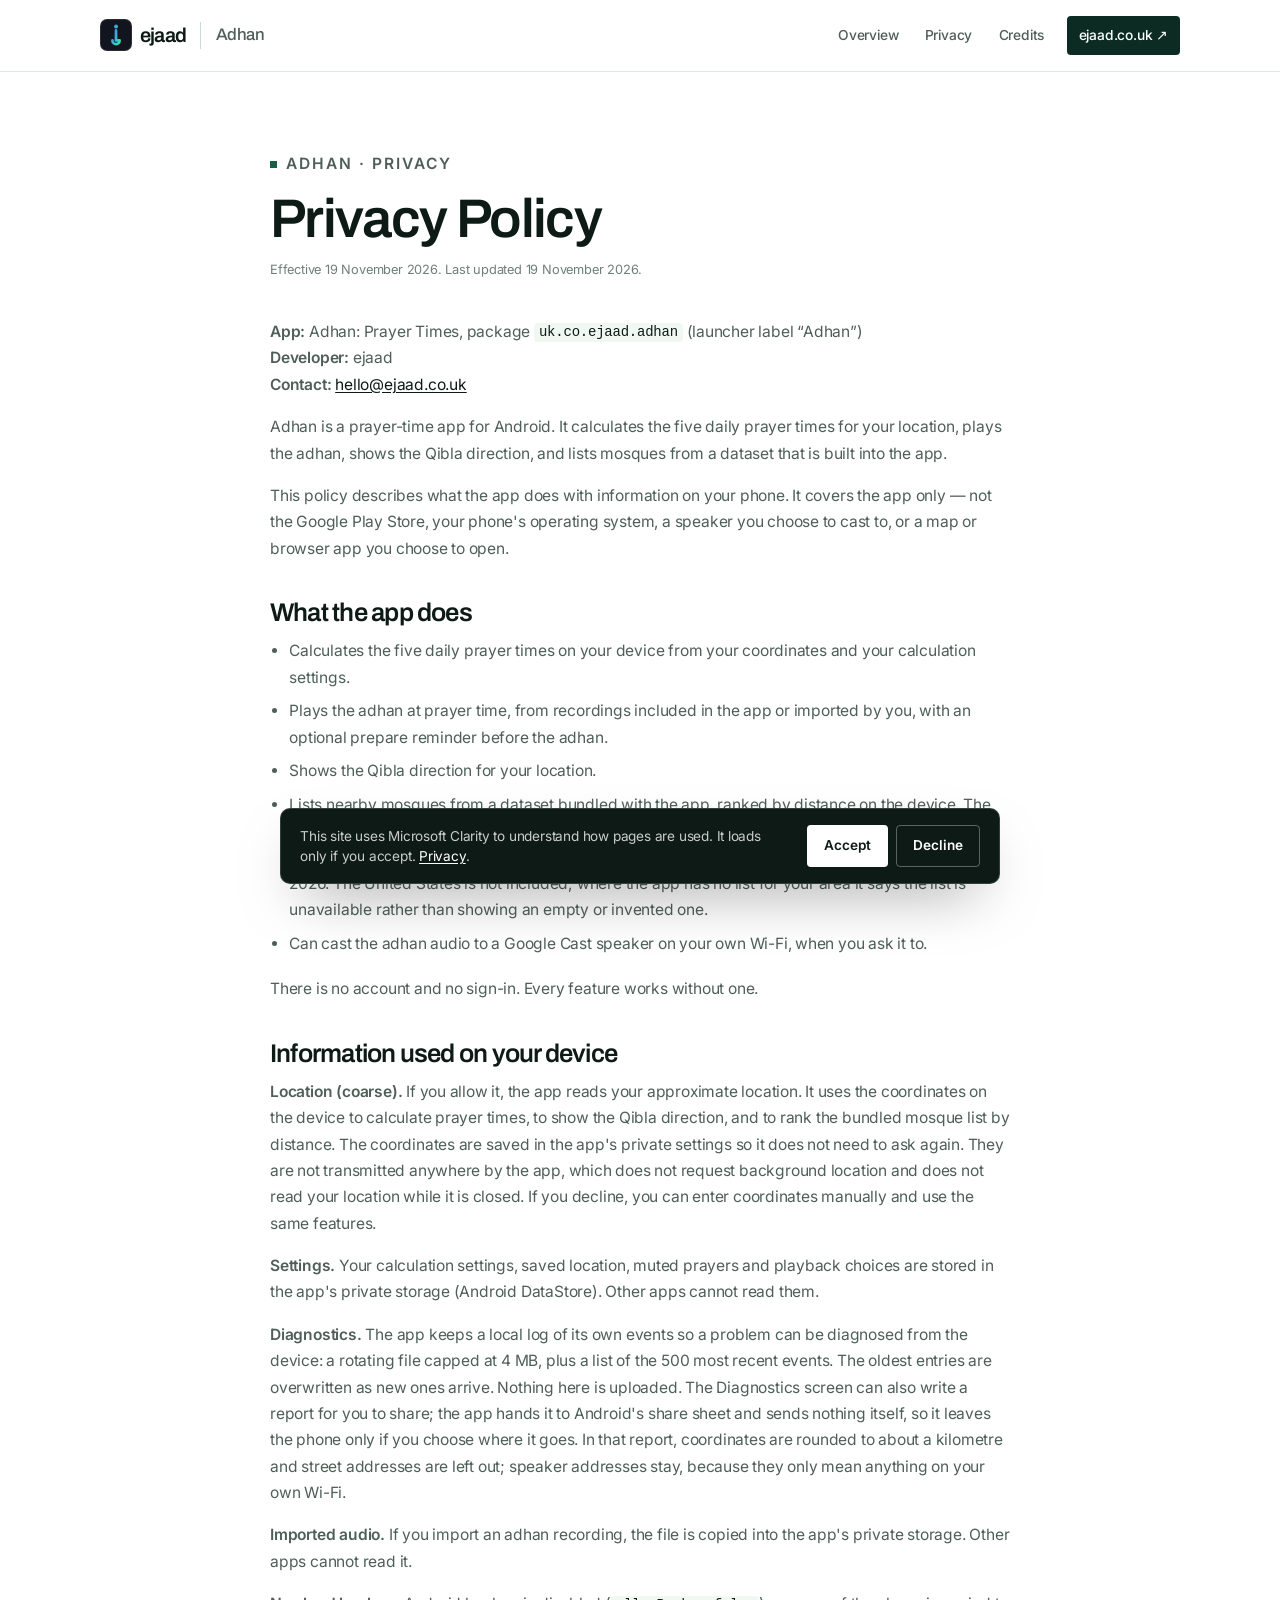
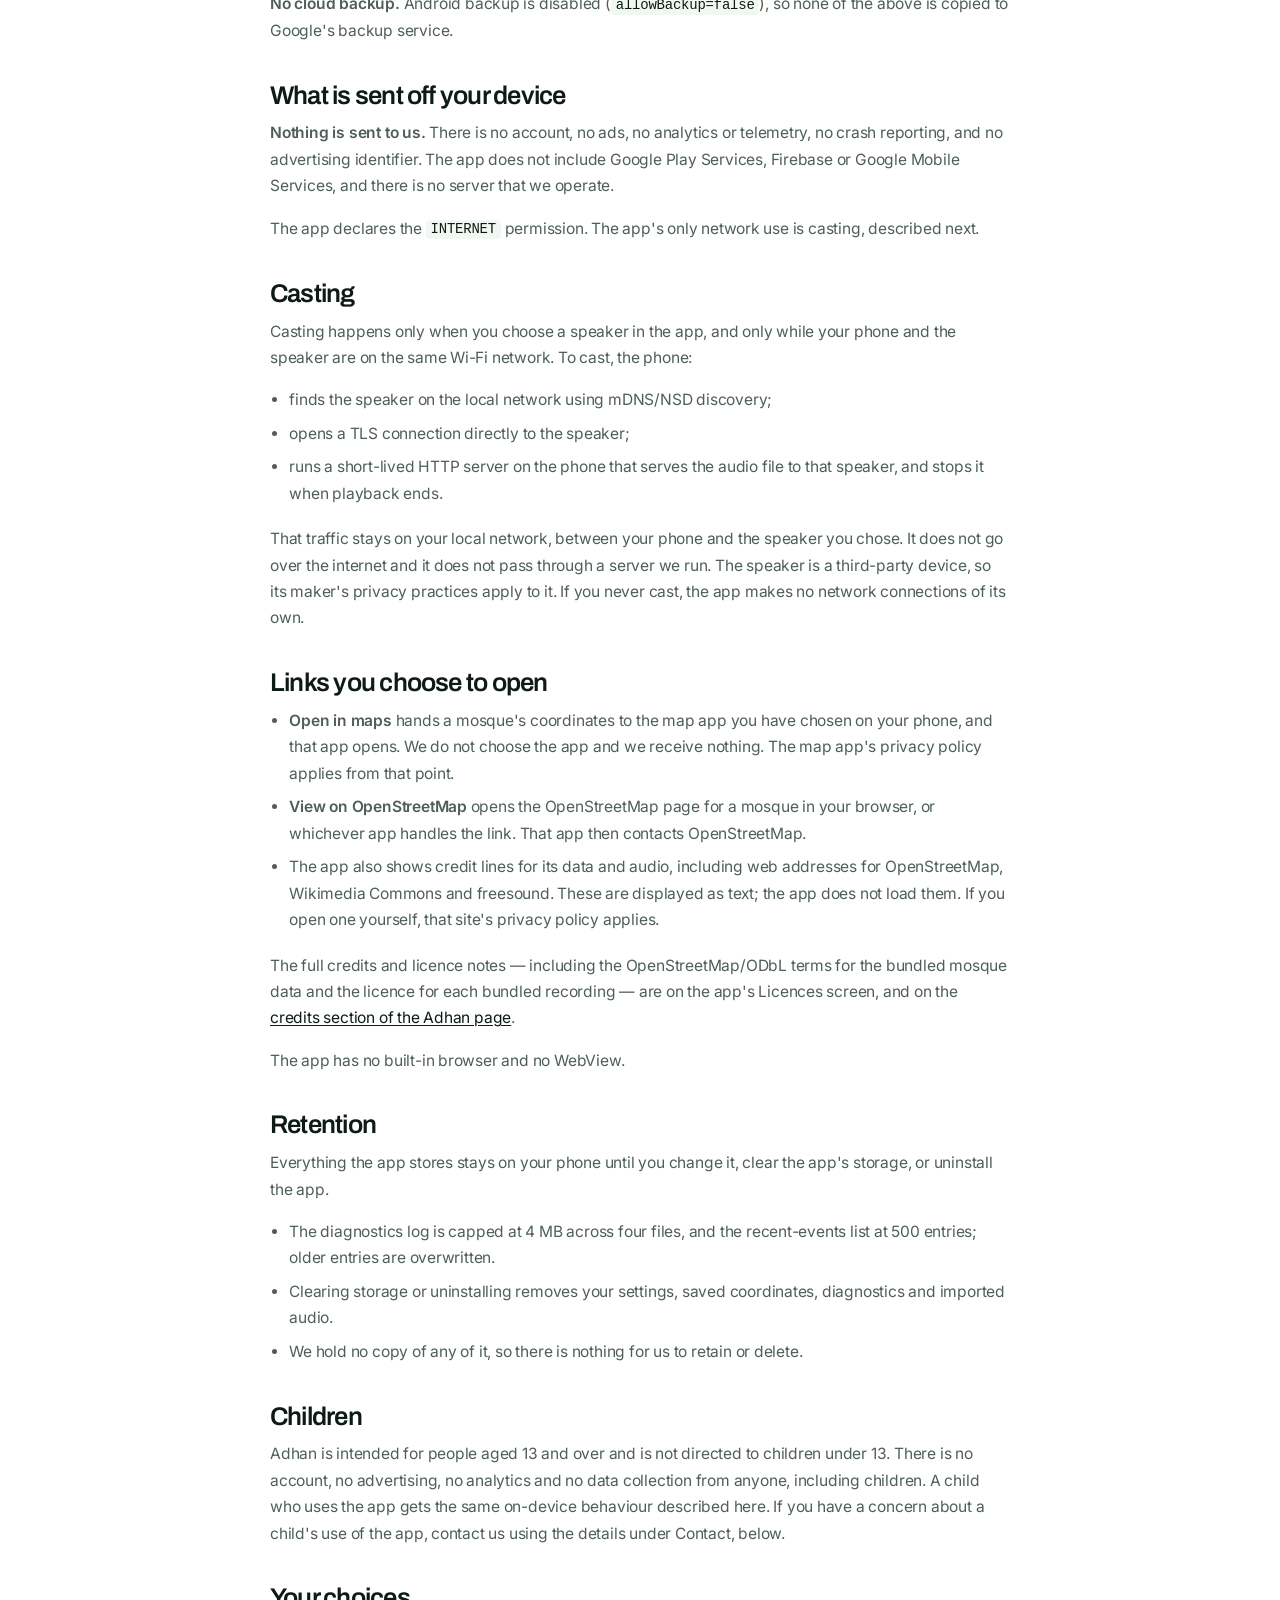
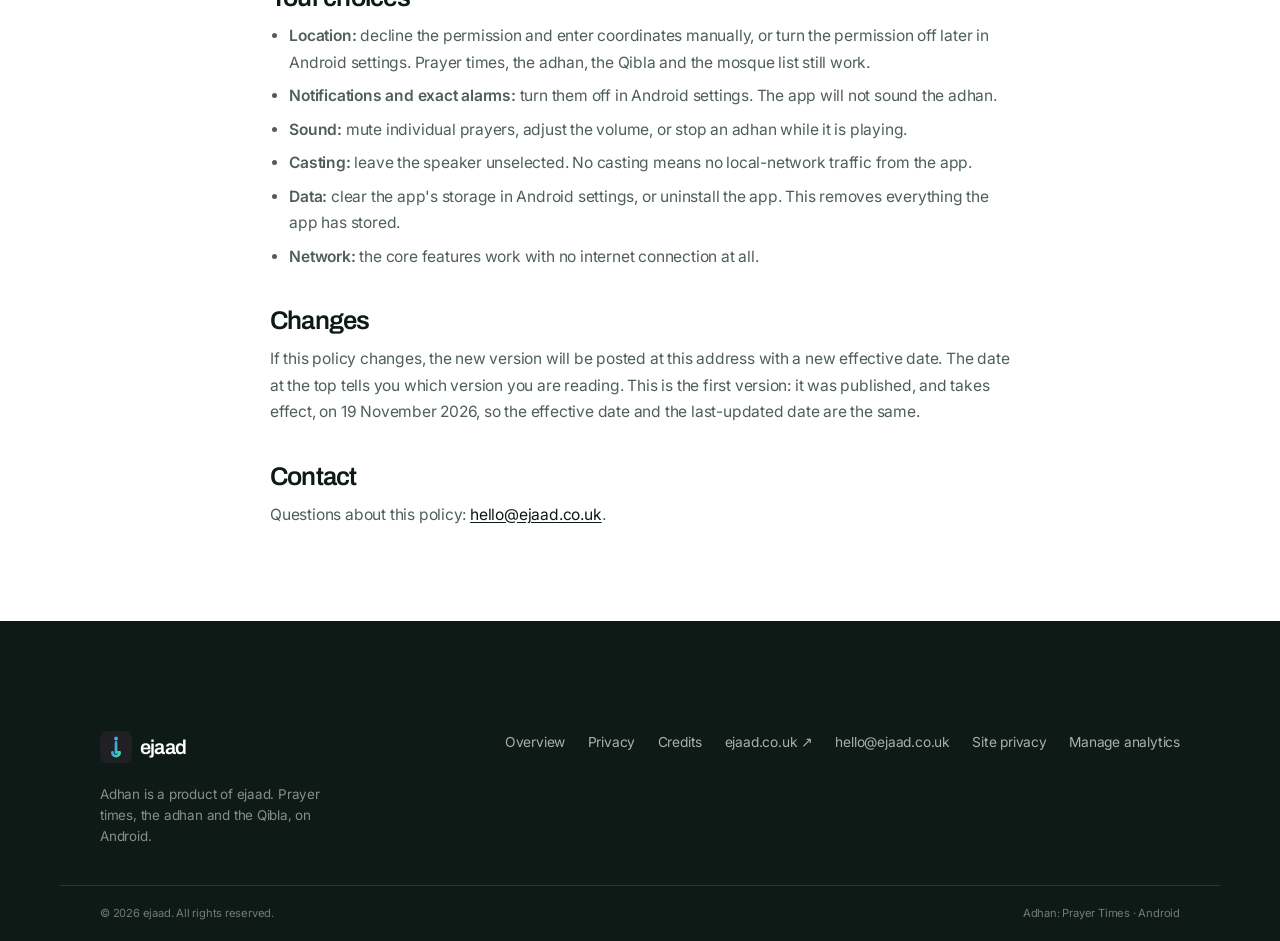
<file: adhan/privacy/index.html>
<!doctype html>
<html lang="en-GB">
<head>
<meta charset="utf-8" />
<meta name="viewport" content="width=device-width, initial-scale=1, viewport-fit=cover" />
<meta http-equiv="Content-Security-Policy" content="default-src 'self'; base-uri 'none'; object-src 'none'; frame-src https://*.clarity.ms; img-src 'self' data: https://*.clarity.ms; font-src 'self'; style-src 'self'; script-src 'self' https://*.clarity.ms; connect-src https://*.clarity.ms; form-action 'self'" />
<meta name="referrer" content="strict-origin-when-cross-origin" />
<title>Privacy Policy — Adhan: Prayer Times</title>
<meta name="description" content="How the Adhan: Prayer Times Android app handles location, settings, diagnostics, imported audio and casting. Nothing is sent to ejaad." />
<meta name="robots" content="index,follow" />
<meta name="theme-color" content="#ffffff" />
<link rel="canonical" href="https://ejaad.co.uk/adhan/privacy/" />

<meta property="og:type" content="article" />
<meta property="og:locale" content="en_GB" />
<meta property="og:site_name" content="Adhan" />
<meta property="og:title" content="Privacy Policy — Adhan: Prayer Times" />
<meta property="og:description" content="How the Adhan: Prayer Times Android app handles location, settings, diagnostics, imported audio and casting. Nothing is sent to ejaad." />
<meta property="og:url" content="https://ejaad.co.uk/adhan/privacy/" />
<meta property="og:image" content="https://ejaad.co.uk/adhan/assets/img/og.png" />
<meta name="twitter:card" content="summary_large_image" />
<meta name="twitter:title" content="Privacy Policy — Adhan: Prayer Times" />
<meta name="twitter:description" content="How the Adhan: Prayer Times Android app handles location, settings, diagnostics, imported audio and casting. Nothing is sent to ejaad." />
<meta name="twitter:image" content="https://ejaad.co.uk/adhan/assets/img/og.png" />

<link rel="icon" href="/adhan/assets/img/brand-mark.svg" type="image/svg+xml" />
<link rel="stylesheet" href="/assets/css/fonts.css?v=20261123" />
<link rel="stylesheet" href="/adhan/assets/css/styles.css?v=20261123" />
<link rel="stylesheet" href="/assets/css/legal.css?v=20261123" />
<link rel="stylesheet" href="/assets/css/consent.css?v=20261123" />
</head>
<body>
<a class="skip-link" href="#main">Skip to content</a>

<header class="site-header">
  <div class="container header-inner">
    <a class="brand" href="https://ejaad.co.uk" aria-label="ejaad — home">
      <span class="brand-mark" aria-hidden="true">
        <svg viewBox="0 0 40 40" focusable="false">
          <defs>
            <linearGradient id="bg1" x1="0" y1="0" x2="1" y2="1">
              <stop offset="0" stop-color="#4f7dff" />
              <stop offset="1" stop-color="#2ee6a8" />
            </linearGradient>
          </defs>
          <rect width="40" height="40" rx="9" fill="#12151d" />
          <rect x=".6" y=".6" width="38.8" height="38.8" rx="8.4" fill="none" stroke="#fff" stroke-opacity=".14" />
          <path d="M20 14.3V26.8h4.5a4.5 4.5 0 0 1-9 0" fill="none" stroke="url(#bg1)" stroke-width="3.4" stroke-linecap="round" stroke-linejoin="round" />
          <circle cx="20" cy="9.4" r="2.4" fill="url(#bg1)" />
        </svg>
      </span>
      <span class="brand-text">ejaad</span>
    </a>

    <span class="product-label">Adhan</span>

    <nav class="nav" aria-label="Primary">
      <a href="/adhan/">Overview</a>
      <a href="/adhan/privacy/" aria-current="page">Privacy</a>
      <a href="/adhan/#credits">Credits</a>
      <a class="nav-cta" href="https://ejaad.co.uk">ejaad.co.uk <span aria-hidden="true">↗</span></a>
    </nav>
  </div>
</header>

<main id="main" class="legal">
  <div class="container">
    <p class="eyebrow"><span class="sq"></span>Adhan · Privacy</p>
    <h1>Privacy Policy</h1>
    <p class="updated">Effective 19 November 2026. Last updated 19 November 2026.</p>

    <p>
      <strong>App:</strong> Adhan: Prayer Times, package <code>uk.co.ejaad.adhan</code> (launcher
      label “Adhan”)<br />
      <strong>Developer:</strong> ejaad<br />
      <strong>Contact:</strong> <a href="mailto:hello@ejaad.co.uk">hello@ejaad.co.uk</a>
    </p>

    <p>
      Adhan is a prayer-time app for Android. It calculates the five daily prayer times for your
      location, plays the adhan, shows the Qibla direction, and lists mosques from a dataset that is
      built into the app.
    </p>
    <p>
      This policy describes what the app does with information on your phone. It covers the app
      only — not the Google Play Store, your phone's operating system, a speaker you choose to cast
      to, or a map or browser app you choose to open.
    </p>

    <h2>What the app does</h2>
    <ul>
      <li>
        Calculates the five daily prayer times on your device from your coordinates and your
        calculation settings.
      </li>
      <li>
        Plays the adhan at prayer time, from recordings included in the app or imported by you, with
        an optional prepare reminder before the adhan.
      </li>
      <li>Shows the Qibla direction for your location.</li>
      <li>
        Lists nearby mosques from a dataset bundled with the app, ranked by distance on the device.
        The data is © OpenStreetMap contributors, licensed under the ODbL. Each region carries its
        own date, read from the data itself: Great Britain as of 12 November 2026 and Pakistan as of
        17 November 2026. The United States is not included; where the app has no list for your area
        it says the list is unavailable rather than showing an empty or invented one.
      </li>
      <li>
        Can cast the adhan audio to a Google Cast speaker on your own Wi-Fi, when you ask it to.
      </li>
    </ul>
    <p>There is no account and no sign-in. Every feature works without one.</p>

    <h2>Information used on your device</h2>
    <p>
      <strong>Location (coarse).</strong> If you allow it, the app reads your approximate location.
      It uses the coordinates on the device to calculate prayer times, to show the Qibla direction,
      and to rank the bundled mosque list by distance. The coordinates are saved in the app's
      private settings so it does not need to ask again. They are not transmitted anywhere by the
      app, which does not request background location and does not read your location while it is
      closed. If you decline, you can enter coordinates manually and use the same features.
    </p>
    <p>
      <strong>Settings.</strong> Your calculation settings, saved location, muted prayers and
      playback choices are stored in the app's private storage (Android DataStore). Other apps
      cannot read them.
    </p>
    <p>
      <strong>Diagnostics.</strong> The app keeps a local log of its own events so a problem can be
      diagnosed from the device: a rotating file capped at 4 MB, plus a list of the 500 most recent
      events. The oldest entries are overwritten as new ones arrive. Nothing here is uploaded. The
      Diagnostics screen can also write a report for you to share; the app hands it to Android's
      share sheet and sends nothing itself, so it leaves the phone only if you choose where it goes.
      In that report, coordinates are rounded to about a kilometre and street addresses are left
      out; speaker addresses stay, because they only mean anything on your own Wi-Fi.
    </p>
    <p>
      <strong>Imported audio.</strong> If you import an adhan recording, the file is copied into the
      app's private storage. Other apps cannot read it.
    </p>
    <p>
      <strong>No cloud backup.</strong> Android backup is disabled (<code>allowBackup=false</code>),
      so none of the above is copied to Google's backup service.
    </p>

    <h2>What is sent off your device</h2>
    <p>
      <strong>Nothing is sent to us.</strong> There is no account, no ads, no analytics or telemetry,
      no crash reporting, and no advertising identifier. The app does not include Google Play
      Services, Firebase or Google Mobile Services, and there is no server that we operate.
    </p>
    <p>
      The app declares the <code>INTERNET</code> permission. The app's only network use is casting,
      described next.
    </p>

    <h2>Casting</h2>
    <p>
      Casting happens only when you choose a speaker in the app, and only while your phone and the
      speaker are on the same Wi-Fi network. To cast, the phone:
    </p>
    <ul>
      <li>finds the speaker on the local network using mDNS/NSD discovery;</li>
      <li>opens a TLS connection directly to the speaker;</li>
      <li>
        runs a short-lived HTTP server on the phone that serves the audio file to that speaker, and
        stops it when playback ends.
      </li>
    </ul>
    <p>
      That traffic stays on your local network, between your phone and the speaker you chose. It
      does not go over the internet and it does not pass through a server we run. The speaker is a
      third-party device, so its maker's privacy practices apply to it. If you never cast, the app
      makes no network connections of its own.
    </p>

    <h2>Links you choose to open</h2>
    <ul>
      <li>
        <strong>Open in maps</strong> hands a mosque's coordinates to the map app you have chosen on
        your phone, and that app opens. We do not choose the app and we receive nothing. The map
        app's privacy policy applies from that point.
      </li>
      <li>
        <strong>View on OpenStreetMap</strong> opens the OpenStreetMap page for a mosque in your
        browser, or whichever app handles the link. That app then contacts OpenStreetMap.
      </li>
      <li>
        The app also shows credit lines for its data and audio, including web addresses for
        OpenStreetMap, Wikimedia Commons and freesound. These are displayed as text; the app does
        not load them. If you open one yourself, that site's privacy policy applies.
      </li>
    </ul>
    <p>
      The full credits and licence notes — including the OpenStreetMap/ODbL terms for the bundled
      mosque data and the licence for each bundled recording — are on the app's Licences screen, and
      on the <a href="/adhan/#credits">credits section of the Adhan page</a>.
    </p>
    <p>The app has no built-in browser and no WebView.</p>

    <h2>Retention</h2>
    <p>
      Everything the app stores stays on your phone until you change it, clear the app's storage, or
      uninstall the app.
    </p>
    <ul>
      <li>
        The diagnostics log is capped at 4 MB across four files, and the recent-events list at 500
        entries; older entries are overwritten.
      </li>
      <li>
        Clearing storage or uninstalling removes your settings, saved coordinates, diagnostics and
        imported audio.
      </li>
      <li>We hold no copy of any of it, so there is nothing for us to retain or delete.</li>
    </ul>

    <h2>Children</h2>
    <p>
      Adhan is intended for people aged 13 and over and is not directed to children under 13. There
      is no account, no advertising, no analytics and no data collection from anyone, including
      children. A child who uses the app gets the same on-device behaviour described here. If you
      have a concern about a child's use of the app, contact us using the details under Contact,
      below.
    </p>

    <h2>Your choices</h2>
    <ul>
      <li>
        <strong>Location:</strong> decline the permission and enter coordinates manually, or turn
        the permission off later in Android settings. Prayer times, the adhan, the Qibla and the
        mosque list still work.
      </li>
      <li>
        <strong>Notifications and exact alarms:</strong> turn them off in Android settings. The app
        will not sound the adhan.
      </li>
      <li>
        <strong>Sound:</strong> mute individual prayers, adjust the volume, or stop an adhan while it
        is playing.
      </li>
      <li>
        <strong>Casting:</strong> leave the speaker unselected. No casting means no local-network
        traffic from the app.
      </li>
      <li>
        <strong>Data:</strong> clear the app's storage in Android settings, or uninstall the app.
        This removes everything the app has stored.
      </li>
      <li><strong>Network:</strong> the core features work with no internet connection at all.</li>
    </ul>

    <h2>Changes</h2>
    <p>
      If this policy changes, the new version will be posted at this address with a new effective
      date. The date at the top tells you which version you are reading. This is the first version:
      it was published, and takes effect, on 19 November 2026, so the effective date and the
      last-updated date are the same.
    </p>

    <h2>Contact</h2>
    <p>
      Questions about this policy:
      <a href="mailto:hello@ejaad.co.uk">hello@ejaad.co.uk</a>.
    </p>
  </div>
</main>

<footer class="site-footer">
  <div class="container footer-inner">
    <div class="footer-brand">
      <a class="brand brand--footer" href="https://ejaad.co.uk" aria-label="ejaad — home">
        <span class="brand-mark" aria-hidden="true">
          <svg viewBox="0 0 40 40" focusable="false">
            <defs>
              <linearGradient id="bg2" x1="0" y1="0" x2="1" y2="1">
                <stop offset="0" stop-color="#4f7dff" />
                <stop offset="1" stop-color="#2ee6a8" />
              </linearGradient>
            </defs>
            <rect width="40" height="40" rx="9" fill="#143a30" />
            <path d="M20 14.3V26.8h4.5a4.5 4.5 0 0 1-9 0" fill="none" stroke="url(#bg2)" stroke-width="3.4" stroke-linecap="round" stroke-linejoin="round" />
            <circle cx="20" cy="9.4" r="2.4" fill="url(#bg2)" />
          </svg>
        </span>
        <span class="brand-text">ejaad</span>
      </a>
      <p>Adhan is a product of ejaad. Prayer times, the adhan and the Qibla, on Android.</p>
    </div>
    <nav class="footer-nav" aria-label="Footer">
      <a href="/adhan/">Overview</a>
      <a href="/adhan/privacy/">Privacy</a>
      <a href="/adhan/#credits">Credits</a>
      <a href="https://ejaad.co.uk">ejaad.co.uk ↗</a>
      <a href="mailto:hello@ejaad.co.uk">hello@ejaad.co.uk</a>
      <a href="/privacy/">Site privacy</a>
      <a href="#" id="manageConsent">Manage analytics</a>
    </nav>
  </div>
  <div class="container footer-base">
    <p>© <span id="year">2026</span> ejaad. All rights reserved.</p>
    <p>Adhan: Prayer Times · Android</p>
  </div>
</footer>
<div class="consent" id="consentBanner" role="region" aria-label="Analytics consent" hidden>
  <p>
    This site uses Microsoft Clarity to understand how pages are used. It loads only if you
    accept. <a href="/privacy/">Privacy</a>.
  </p>
  <div class="consent-actions">
    <button type="button" class="btn btn-solid" id="consentAccept">Accept</button>
    <button type="button" class="btn btn-quiet" id="consentDecline">Decline</button>
  </div>
</div>

<script src="/assets/js/consent.js?v=20261123" defer></script>
<script src="/assets/js/year.js?v=20261123" defer></script>
</body>
</html>
</file>
<file: assets/css/fonts.css>
/* Self-hosted fonts — no third-party requests. */
@font-face{font-family:'Archivo';font-style:normal;font-weight:500;font-display:swap;src:url('/assets/fonts/archivo-500.woff2') format('woff2');}
@font-face{font-family:'Archivo';font-style:normal;font-weight:600;font-display:swap;src:url('/assets/fonts/archivo-600.woff2') format('woff2');}
@font-face{font-family:'Archivo';font-style:normal;font-weight:700;font-display:swap;src:url('/assets/fonts/archivo-700.woff2') format('woff2');}
@font-face{font-family:'Inter';font-style:normal;font-weight:400;font-display:swap;src:url('/assets/fonts/inter-400.woff2') format('woff2');}
@font-face{font-family:'Inter';font-style:normal;font-weight:500;font-display:swap;src:url('/assets/fonts/inter-500.woff2') format('woff2');}
@font-face{font-family:'Inter';font-style:normal;font-weight:600;font-display:swap;src:url('/assets/fonts/inter-600.woff2') format('woff2');}
@font-face{font-family:'Nunito';font-style:normal;font-weight:400;font-display:swap;src:url('/assets/fonts/nunito-400.woff2') format('woff2');}
@font-face{font-family:'Nunito';font-style:normal;font-weight:600;font-display:swap;src:url('/assets/fonts/nunito-600.woff2') format('woff2');}
@font-face{font-family:'Nunito';font-style:normal;font-weight:700;font-display:swap;src:url('/assets/fonts/nunito-700.woff2') format('woff2');}
@font-face{font-family:'Nunito';font-style:normal;font-weight:800;font-display:swap;src:url('/assets/fonts/nunito-800.woff2') format('woff2');}
</file>
<file: assets/css/styles.css>
/* ==========================================================================
   ejaad — light, bold, consultancy
   Type: Inter Tight (display) / Inter (body)
   ========================================================================== */

:root {
  --bg: #ffffff;
  --soft: #f4f4f6;
  --lilac: #f1f5ff;
  --ink: #0b0b0c;
  --ink-2: #17171a;
  --muted: #5c5c66;
  --faint: #8a8a93;
  --line: #e5e5ea;
  --line-strong: #d3d3da;
  --accent: #2b47f0;
  --accent-deep: #1f37c9;
  --accent-soft: #eef2ff;
  --accent-light: #7fe9c6;
  --radius: 8px;
  --max: 1200px;
  --header-h: 72px;
  --font-display: "Archivo", "Helvetica Neue", Helvetica, Arial, sans-serif;
  --font-body: "Inter", -apple-system, BlinkMacSystemFont, "Segoe UI", Roboto, Helvetica, Arial, sans-serif;
  --ease: cubic-bezier(0.22, 1, 0.36, 1);
}

*, *::before, *::after { box-sizing: border-box; }

html {
  scroll-behavior: smooth;
  scroll-padding-top: calc(var(--header-h) + 12px);
  -webkit-text-size-adjust: 100%;
}

body {
  margin: 0;
  overflow-x: clip;
  background: var(--bg);
  color: var(--ink);
  font-family: var(--font-body);
  font-size: 17px;
  line-height: 1.6;
  letter-spacing: -0.012em;
  -webkit-font-smoothing: antialiased;
  text-rendering: optimizeLegibility;
}

img, svg { display: block; max-width: 100%; }

h1, h2, h3 {
  margin: 0;
  font-family: var(--font-display);
  font-weight: 600;
  line-height: 0.98;
  letter-spacing: -0.03em;
}
h1 { font-size: clamp(2.9rem, 7.4vw, 6.2rem); }
h2 { font-size: clamp(2.15rem, 4.7vw, 3.55rem); line-height: 1.02; letter-spacing: -0.03em; }
h3 { font-size: clamp(1.35rem, 2.2vw, 1.75rem); line-height: 1.12; letter-spacing: -0.02em; }

.accent { color: var(--accent); }

p { margin: 0 0 1.05em; }
p:last-child { margin-bottom: 0; }
a { color: inherit; text-decoration: none; }
ul, ol { margin: 0; padding: 0; list-style: none; }
strong { font-weight: 600; }

::selection { background: rgba(43, 71, 240, 0.18); color: var(--ink); }

:focus-visible {
  outline: 2px solid var(--accent);
  outline-offset: 3px;
  border-radius: 3px;
}

.container {
  width: 100%;
  max-width: var(--max);
  margin-inline: auto;
  padding-inline: clamp(1.15rem, 4.2vw, 2.75rem);
}

.eyebrow {
  display: inline-flex;
  align-items: center;
  gap: 0.55rem;
  margin: 0 0 1.5rem;
  font-size: 0.7rem;
  font-weight: 600;
  letter-spacing: 0.14em;
  text-transform: uppercase;
  color: var(--muted);
}
.sq {
  width: 7px;
  height: 7px;
  background: var(--accent);
  flex: none;
}

.skip-link {
  position: absolute;
  left: 1rem;
  top: -100px;
  z-index: 1000;
  background: var(--ink);
  color: #fff;
  font-size: 0.9rem;
  font-weight: 500;
  padding: 0.65rem 1rem;
  border-radius: 4px;
  transition: top 0.18s ease;
}
.skip-link:focus { top: 1rem; }

/* --------------------------------------------------------------------------
   Header
   -------------------------------------------------------------------------- */

.site-header {
  position: sticky;
  top: 0;
  z-index: 100;
  height: var(--header-h);
  display: flex;
  align-items: center;
  padding-top: env(safe-area-inset-top);
}
/* blur on a pseudo-element so the fixed mobile nav is not trapped by it */
.site-header::before {
  content: "";
  position: absolute;
  inset: 0;
  z-index: -1;
  background: rgba(255, 255, 255, 0.86);
  backdrop-filter: blur(16px) saturate(160%);
  -webkit-backdrop-filter: blur(16px) saturate(160%);
  border-bottom: 1px solid transparent;
  transition: border-color 0.2s ease, background 0.2s ease;
}
.site-header.is-scrolled::before {
  background: rgba(255, 255, 255, 0.96);
  border-bottom-color: var(--line);
}

.header-inner {
  display: flex;
  align-items: center;
  justify-content: space-between;
  gap: 1.5rem;
}

.brand {
  display: inline-flex;
  align-items: center;
  gap: 0.55rem;
  font-family: var(--font-display);
  font-size: 1.3rem;
  font-weight: 600;
  letter-spacing: -0.04em;
  line-height: 1;
}
.brand-mark { width: 32px; height: 32px; flex: none; }
.brand-mark svg { width: 100%; height: 100%; }

.nav { display: flex; align-items: center; gap: 0.1rem; }
.nav > a {
  padding: 0.55rem 0.8rem;
  border-radius: 4px;
  font-size: 0.875rem;
  font-weight: 500;
  color: var(--muted);
  transition: color 0.16s ease, background 0.16s ease;
}
.nav > a:hover { color: var(--ink); background: var(--soft); }

.nav a.nav-cta {
  margin-left: 0.65rem;
  padding: 0.62rem 1.05rem;
  background: var(--ink);
  color: #fff;
  font-weight: 500;
  transition: background 0.18s ease, transform 0.18s var(--ease);
}
.nav a.nav-cta:hover { background: var(--accent); color: #fff; transform: translateY(-1px); }

.nav-toggle {
  display: none;
  position: relative;
  width: 44px;
  height: 44px;
  padding: 0;
  background: transparent;
  border: 1px solid var(--line-strong);
  border-radius: 4px;
  cursor: pointer;
}
.nav-toggle span {
  position: absolute;
  left: 13px;
  width: 18px;
  height: 1.5px;
  background: var(--ink);
  transition: transform 0.25s var(--ease);
}
.nav-toggle span:nth-child(1) { top: 19px; }
.nav-toggle span:nth-child(2) { top: 25px; }
.nav-toggle[aria-expanded="true"] span:nth-child(1) { transform: translateY(3px) rotate(45deg); }
.nav-toggle[aria-expanded="true"] span:nth-child(2) { transform: translateY(-3px) rotate(-45deg); }

/* --------------------------------------------------------------------------
   Buttons & links
   -------------------------------------------------------------------------- */

.btn {
  display: inline-flex;
  align-items: center;
  justify-content: center;
  gap: 0.55rem;
  min-height: 50px;
  padding: 0.8rem 1.4rem;
  border: 1px solid transparent;
  border-radius: 4px;
  font-family: var(--font-body);
  font-size: 0.94rem;
  font-weight: 500;
  letter-spacing: -0.01em;
  cursor: pointer;
  transition: background 0.18s ease, color 0.18s ease, border-color 0.18s ease, transform 0.18s var(--ease);
}
.btn-solid { background: var(--ink); color: #fff; }
.btn-solid:hover { background: var(--accent); transform: translateY(-2px); }
.btn-light { background: #fff; color: var(--ink); }
.btn-light:hover { background: var(--accent); color: #fff; transform: translateY(-2px); }
.btn-block { width: 100%; }

.link-arrow {
  display: inline-flex;
  align-items: center;
  gap: 0.45rem;
  padding-bottom: 3px;
  font-size: 0.94rem;
  font-weight: 500;
  border-bottom: 1px solid var(--ink);
  transition: color 0.18s ease, border-color 0.18s ease;
}
.link-arrow span { transition: transform 0.2s var(--ease); }
.link-arrow:hover { color: var(--accent); border-color: var(--accent); }
.link-arrow:hover span { transform: translateX(3px); }

/* --------------------------------------------------------------------------
   Hero
   -------------------------------------------------------------------------- */

.hero {
  position: relative;
  padding-top: clamp(2rem, 4vw, 3.5rem);
  padding-bottom: clamp(2.5rem, 5vw, 4rem);
  background:
    radial-gradient(60% 45% at 92% 0%, rgba(43, 71, 240, 0.07), transparent 70%),
    radial-gradient(40% 40% at 0% 20%, rgba(43, 71, 240, 0.045), transparent 70%);
}

.hero-copy h1 { font-size: clamp(2.5rem, 4.8vw, 4.2rem); max-width: none; }
.hero-grid {
  position: relative;
  display: grid;
  grid-template-columns: minmax(0, 1.1fr) minmax(0, 0.8fr);
  gap: clamp(2rem, 4vw, 4rem);
  align-items: start;
}

.hero-poster {
  position: relative;
  display: flex;
  align-items: center;
  justify-content: center;
  aspect-ratio: 4 / 5;
  padding: clamp(1.5rem, 3vw, 2.2rem);
  border: 1px solid var(--line);
  border-radius: 14px;
  overflow: hidden;
  background:
    radial-gradient(95% 80% at 85% 5%, #dbe4ff 0%, transparent 60%),
    radial-gradient(90% 80% at 5% 100%, #d6f8ec 0%, transparent 65%),
    #f7f8fc;
}
.hero-poster::before {
  content: "";
  position: absolute;
  inset: 0;
  background-image:
    linear-gradient(rgba(11, 11, 12, 0.05) 1px, transparent 1px),
    linear-gradient(90deg, rgba(11, 11, 12, 0.05) 1px, transparent 1px);
  background-size: 48px 48px;
  mask-image: radial-gradient(70% 70% at 50% 45%, #000, transparent 85%);
  -webkit-mask-image: radial-gradient(70% 70% at 50% 45%, #000, transparent 85%);
}
.poster-badge {
  position: absolute;
  top: 1.15rem;
  left: 1.15rem;
  z-index: 1;
  display: inline-flex;
  align-items: center;
  gap: 0.45rem;
  padding: 0.32rem 0.62rem;
  border: 1px solid var(--line);
  border-radius: 999px;
  background: rgba(255, 255, 255, 0.78);
  backdrop-filter: blur(6px);
  -webkit-backdrop-filter: blur(6px);
  font-size: 0.63rem;
  font-weight: 600;
  letter-spacing: 0.06em;
  text-transform: uppercase;
  color: var(--muted);
}
.poster-mark {
  position: relative;
  width: 44%;
  max-width: 190px;
  aspect-ratio: 1;
  filter: drop-shadow(0 26px 44px rgba(11, 11, 12, 0.22));
}
.poster-mark svg { width: 100%; height: 100%; }
.poster-foot {
  position: absolute;
  left: 1.15rem;
  right: 1.15rem;
  bottom: 1.15rem;
  display: flex;
  justify-content: space-between;
  gap: 1rem;
  font-size: 0.6rem;
  font-weight: 600;
  letter-spacing: 0.12em;
  text-transform: uppercase;
  color: var(--muted);
}

.hero h1 + .hero-row { margin-top: clamp(1.8rem, 3.5vw, 2.6rem); }

.hero-row {
  display: flex;
  flex-direction: column;
  align-items: flex-start;
  gap: 1.35rem;
}
.lede {
  max-width: 48ch;
  margin: 0;
  color: var(--muted);
  font-size: clamp(1rem, 1.3vw, 1.1rem);
  line-height: 1.62;
}
.hero-actions {
  display: flex;
  flex-wrap: wrap;
  align-items: center;
  gap: 0.9rem 1.6rem;
}

/* capability band */
.capability-band {
  display: grid;
  grid-template-columns: repeat(4, minmax(0, 1fr));
  margin-top: clamp(2.6rem, 5vw, 3.6rem);
  border-top: 1px solid var(--line);
  border-bottom: 1px solid var(--line);
}
.cap {
  --tint: #eef2ff;
  --tint-hover: #e2e9ff;
  display: flex;
  flex-direction: column;
  justify-content: space-between;
  gap: 0;
  min-height: 152px;
  padding: 1.35rem 1.3rem 1.5rem;
  border-right: 1px solid var(--line);
  position: relative;
  background: var(--tint);
  transition: background 0.22s ease;
}
.cap:nth-child(2) { --tint: #fff1ea; --tint-hover: #ffe7dc; }
.cap:nth-child(3) { --tint: #e9faf3; --tint-hover: #d9f6ea; }
.cap:nth-child(4) { --tint: #f4f0ff; --tint-hover: #ebe3ff; }
.cap:last-child { border-right: 0; }
.cap::before {
  content: "";
  position: absolute;
  inset: -1px 0 auto 0;
  height: 2px;
  background: var(--accent);
  transform: scaleX(0);
  transform-origin: left;
  transition: transform 0.3s var(--ease);
}
.cap:hover { background: var(--tint-hover); }
.cap:hover::before { transform: scaleX(1); }
.cap-num {
  font-size: 0.68rem;
  font-weight: 500;
  letter-spacing: 0.1em;
  color: var(--muted);
}
.cap-name {
  font-family: var(--font-display);
  font-size: clamp(1.05rem, 1.55vw, 1.3rem);
  font-weight: 600;
  letter-spacing: -0.03em;
  line-height: 1.12;
}
.cap-arrow {
  position: absolute;
  top: 1.25rem;
  right: 1.2rem;
  font-size: 1.05rem;
  color: var(--muted);
  transition: transform 0.22s var(--ease), color 0.18s ease;
}
.cap:hover .cap-name { color: var(--accent); }
.cap:hover .cap-arrow { color: var(--accent); transform: translate(3px, -3px); }

/* --------------------------------------------------------------------------
   Sections
   -------------------------------------------------------------------------- */

.section { padding-block: clamp(4.2rem, 8vw, 6.8rem); }
.section-soft { background: var(--soft); }
.section-lilac { background: var(--lilac); }

.section-head { margin-bottom: clamp(1.8rem, 3.5vw, 2.6rem); }
.section-head.split {
  display: grid;
  grid-template-columns: minmax(0, 1.15fr) minmax(0, 0.85fr);
  gap: 2rem 4rem;
  align-items: end;
}
.section-sub {
  max-width: 46ch;
  margin: 0;
  color: var(--muted);
  font-size: 0.98rem;
  line-height: 1.65;
}

/* --------------------------------------------------------------------------
   Service rows
   -------------------------------------------------------------------------- */

.service-rows { border-top: 1px solid var(--line-strong); }

.service-row {
  display: grid;
  grid-template-columns: 64px minmax(0, 1fr) 48px;
  gap: 1.25rem;
  align-items: start;
  margin-inline: -1rem;
  padding: 2rem 1rem;
  border-bottom: 1px solid var(--line);
  transition: background 0.2s ease;
}
.service-row:hover { background: var(--accent-soft); }

.row-num {
  padding-top: 0.35rem;
  font-size: 0.7rem;
  font-weight: 500;
  letter-spacing: 0.1em;
  color: var(--faint);
}
.row-head {
  display: flex;
  flex-wrap: wrap;
  align-items: center;
  gap: 0.6rem 1rem;
  margin-bottom: 0.55rem;
}
.row-title {
  font-family: var(--font-display);
  font-size: clamp(1.4rem, 2.4vw, 1.95rem);
  font-weight: 600;
  letter-spacing: -0.038em;
  line-height: 1.1;
  transition: color 0.18s ease;
}
.service-row:hover .row-title { color: var(--accent); }
.row-tag {
  padding: 0.22rem 0.55rem;
  border: 1px solid var(--accent);
  border-radius: 999px;
  font-size: 0.6rem;
  font-weight: 600;
  letter-spacing: 0.09em;
  text-transform: uppercase;
  color: var(--accent);
  white-space: nowrap;
}
.row-copy {
  display: block;
  max-width: 66ch;
  margin-bottom: 1rem;
  color: var(--muted);
  font-size: 0.96rem;
  line-height: 1.6;
}
.row-tags { display: flex; flex-wrap: wrap; gap: 0.4rem; }
.row-tags span {
  padding: 0.28rem 0.6rem;
  background: var(--soft);
  border-radius: 3px;
  font-size: 0.74rem;
  color: var(--muted);
  transition: background 0.2s ease;
}
.service-row:hover .row-tags span { background: #fff; }
.row-arrow {
  align-self: center;
  justify-self: end;
  font-size: 1.3rem;
  color: var(--faint);
  transition: transform 0.22s var(--ease), color 0.18s ease;
}
.service-row:hover .row-arrow { color: var(--accent); transform: translateX(4px); }

/* --------------------------------------------------------------------------
   Stats
   -------------------------------------------------------------------------- */

.stats-band {
  background: var(--ink);
  color: #fff;
  padding-block: clamp(2.6rem, 4.5vw, 3.6rem);
}
.stats-grid {
  display: grid;
  grid-template-columns: repeat(4, minmax(0, 1fr));
}
.stat { padding-inline: clamp(1rem, 2.4vw, 2.2rem); border-left: 1px solid rgba(255, 255, 255, 0.14); }
.stat:first-child { padding-left: 0; border-left: 0; }
.stat strong {
  display: block;
  margin-bottom: 0.55rem;
  font-family: var(--font-display);
  font-size: clamp(2.2rem, 3.6vw, 3rem);
  font-weight: 600;
  letter-spacing: -0.05em;
  line-height: 1;
}
.stat strong span { color: var(--accent-light); font-size: 0.62em; letter-spacing: -0.02em; }
.stat p { max-width: 20ch; margin: 0; color: rgba(255, 255, 255, 0.58); font-size: 0.85rem; line-height: 1.45; }

/* --------------------------------------------------------------------------
   Steps
   -------------------------------------------------------------------------- */

.steps {
  display: grid;
  grid-template-columns: repeat(4, minmax(0, 1fr));
  gap: clamp(1.2rem, 2.6vw, 2.2rem);
}
.step {
  display: flex;
  flex-direction: column;
  min-height: 260px;
  padding-top: 1.4rem;
  border-top: 2px solid var(--ink);
  transition: border-color 0.2s ease;
}
.step:hover { border-top-color: var(--accent); }
.step-num {
  margin-bottom: 2.4rem;
  font-size: 0.7rem;
  font-weight: 600;
  letter-spacing: 0.1em;
  color: var(--accent);
}
.step h3 { margin-bottom: 0.6rem; font-size: clamp(1.35rem, 1.9vw, 1.6rem); }
.step p { color: var(--muted); font-size: 0.9rem; line-height: 1.58; }
.step-meta {
  margin-top: auto;
  padding-top: 1.1rem;
  font-size: 0.65rem;
  font-weight: 600;
  letter-spacing: 0.12em;
  text-transform: uppercase;
  color: var(--faint);
}

/* --------------------------------------------------------------------------
   Work
   -------------------------------------------------------------------------- */

.work-grid {
  display: grid;
  grid-template-columns: repeat(3, minmax(0, 1fr));
  gap: clamp(1rem, 2vw, 1.5rem);
}
.case {
  display: flex;
  flex-direction: column;
  border: 1px solid var(--line);
  border-radius: var(--radius);
  overflow: hidden;
  background: #fff;
  transition: transform 0.28s var(--ease), border-color 0.22s ease, box-shadow 0.28s ease;
}
.case:hover {
  transform: translateY(-3px);
  border-color: var(--line-strong);
  box-shadow: 0 24px 50px -36px rgba(11, 11, 12, 0.45);
}

.case-cover {
  position: relative;
  display: flex;
  flex-direction: column;
  justify-content: space-between;
  aspect-ratio: 16 / 10;
  padding: 1.1rem 1.2rem;
  color: #fff;
  overflow: hidden;
}
.case-cover::before {
  content: "";
  position: absolute;
  inset: 0;
  background-image: repeating-linear-gradient(115deg, rgba(255, 255, 255, 0.07) 0 1px, transparent 1px 26px);
  opacity: 0.8;
  transition: transform 0.5s var(--ease);
}
.case:hover .case-cover::before { transform: scale(1.06); }
.cover-ai {
  background:
    radial-gradient(90% 120% at 100% 0%, #6f9bff 0%, transparent 58%),
    radial-gradient(80% 110% at 0% 100%, #16308f 0%, transparent 62%),
    #0d1638;
}
.cover-game {
  background:
    radial-gradient(80% 110% at 90% 10%, #ff8a5c 0%, transparent 55%),
    radial-gradient(90% 120% at 0% 100%, #2b47f0 0%, transparent 65%),
    #241026;
}
.cover-ops {
  background:
    radial-gradient(80% 110% at 100% 20%, #4f7dff 0%, transparent 60%),
    radial-gradient(80% 110% at 0% 100%, #0e6b57 0%, transparent 65%),
    #0b2430;
}
.cover-num {
  position: relative;
  font-size: 0.7rem;
  font-weight: 600;
  letter-spacing: 0.1em;
  color: rgba(255, 255, 255, 0.65);
}
.cover-tag {
  position: absolute;
  top: 1.1rem;
  right: 1.2rem;
  font-size: 0.6rem;
  font-weight: 600;
  letter-spacing: 0.1em;
  text-transform: uppercase;
  color: rgba(255, 255, 255, 0.85);
}
.cover-mark {
  position: relative;
  align-self: flex-end;
  font-size: 1.5rem;
  color: rgba(255, 255, 255, 0.9);
  transition: transform 0.25s var(--ease);
}
.case:hover .cover-mark { transform: translate(3px, -3px); }

.case-body { display: flex; flex-direction: column; flex: 1; padding: 1.35rem 1.3rem 1.5rem; }
.case-body h3 { margin-bottom: 0.6rem; font-size: 1.3rem; line-height: 1.15; }
.case-copy { color: var(--muted); font-size: 0.9rem; line-height: 1.6; }
.case-meta {
  display: grid;
  gap: 0.35rem;
  margin-top: auto;
  padding-top: 1.3rem;
  font-size: 0.78rem;
  color: var(--faint);
}
.case-meta li::before { content: "— "; color: var(--accent); }

.stack {
  display: flex;
  flex-wrap: wrap;
  align-items: center;
  gap: 0.9rem 1.4rem;
  margin-top: clamp(2rem, 4vw, 2.8rem);
  padding-top: 1.5rem;
  border-top: 1px solid var(--line);
}
.stack-label {
  margin: 0;
  font-size: 0.65rem;
  font-weight: 600;
  letter-spacing: 0.12em;
  text-transform: uppercase;
  color: var(--faint);
}
.stack-list { display: flex; flex-wrap: wrap; gap: 0.35rem; }
.stack-list li {
  padding: 0.28rem 0.6rem;
  border: 1px solid var(--line);
  border-radius: 3px;
  font-size: 0.73rem;
  color: var(--muted);
  transition: border-color 0.18s ease, color 0.18s ease;
}
.stack-list li:hover { border-color: var(--accent); color: var(--accent); }

/* --------------------------------------------------------------------------
   Apps
   -------------------------------------------------------------------------- */

.app-grid {
  display: grid;
  grid-template-columns: repeat(3, minmax(0, 1fr));
  gap: 1rem;
}
.app-card {
  display: flex;
  align-items: center;
  gap: 1rem;
  padding: 1.1rem 1.2rem;
  border: 1px solid var(--line);
  border-radius: 10px;
  background: #fff;
  transition: transform 0.22s var(--ease), border-color 0.22s ease, box-shadow 0.22s ease;
}
.app-card:hover {
  transform: translateY(-2px);
  border-color: var(--line-strong);
  box-shadow: 0 24px 45px -38px rgba(11, 11, 12, 0.5);
}
.app-icon {
  width: 64px;
  height: 64px;
  flex: none;
  border: 1px solid var(--line);
  border-radius: 16px;
  overflow: hidden;
  background: var(--soft);
}
.app-icon img { width: 100%; height: 100%; object-fit: cover; object-position: top; }
.app-body { display: flex; flex-direction: column; gap: 0.2rem; min-width: 0; }
.app-body strong {
  font-family: var(--font-display);
  font-size: 0.95rem;
  font-weight: 600;
  letter-spacing: -0.02em;
}
.app-body span { font-size: 0.8rem; line-height: 1.45; color: var(--muted); }
.app-arrow {
  margin-left: auto;
  font-size: 1.05rem;
  color: var(--faint);
  transition: transform 0.22s var(--ease), color 0.18s ease;
}
.app-card:hover .app-arrow { color: var(--accent); transform: translate(2px, -2px); }

.dev-strip {
  display: flex;
  align-items: center;
  gap: 1rem;
  margin-top: 1rem;
  padding: 1.1rem 1.2rem;
  border: 1px dashed var(--line-strong);
  border-radius: 10px;
  background: linear-gradient(120deg, #f4f6fd, #eef1fb);
  transition: transform 0.22s var(--ease), border-color 0.22s ease, box-shadow 0.22s ease;
}
.dev-strip:hover {
  transform: translateY(-2px);
  border-color: var(--accent);
  box-shadow: 0 24px 45px -38px rgba(16, 22, 54, 0.5);
}
.dev-mark {
  width: 64px;
  height: 64px;
  flex: none;
  border-radius: 16px;
  overflow: hidden;
}
.dev-mark svg { width: 100%; height: 100%; }
.dev-body { display: flex; flex-direction: column; gap: 0.25rem; min-width: 0; }
.dev-body strong {
  display: flex;
  align-items: center;
  gap: 0.5rem;
  font-family: var(--font-display);
  font-size: 0.95rem;
  font-weight: 600;
  letter-spacing: -0.02em;
}
.dev-body span { font-size: 0.8rem; line-height: 1.45; color: var(--muted); }
.dev-badge {
  padding: 0.12rem 0.5rem;
  border-radius: 999px;
  background: rgba(53, 72, 201, 0.12);
  font-family: var(--font-body);
  font-size: 0.62rem;
  font-weight: 600;
  letter-spacing: 0.04em;
  text-transform: uppercase;
  color: var(--accent);
}
.dev-strip:hover .app-arrow { color: var(--accent); transform: translate(2px, -2px); }

@media (max-width: 900px) {
  .app-grid { grid-template-columns: 1fr; }
}
</file>
<file: assets/css/consent.css>
/* Analytics consent */
.consent {
  position: fixed;
  left: 50%;
  bottom: 1rem;
  transform: translateX(-50%);
  z-index: 200;
  width: min(720px, calc(100% - 2rem));
  display: flex;
  flex-wrap: wrap;
  align-items: center;
  gap: 0.8rem 1.2rem;
  padding: 1rem 1.2rem;
  background: var(--ink);
  color: #fff;
  border: 1px solid rgba(255, 255, 255, 0.16);
  border-radius: 10px;
  box-shadow: 0 24px 60px -24px rgba(0, 0, 0, 0.55);
}
.consent[hidden] { display: none; }
.consent p {
  flex: 1 1 300px;
  margin: 0;
  font-size: 0.85rem;
  line-height: 1.5;
  color: rgba(255, 255, 255, 0.78);
}
.consent a { color: #fff; text-decoration: underline; text-underline-offset: 2px; }
.consent-actions { display: flex; gap: 0.5rem; }
.consent .btn {
  display: inline-flex;
  align-items: center;
  justify-content: center;
  min-height: 42px;
  padding: 0.55rem 1rem;
  border: 1px solid transparent;
  border-radius: 4px;
  font-family: inherit;
  font-size: 0.85rem;
  font-weight: 600;
  line-height: 1;
  cursor: pointer;
}
.consent .btn-solid { background: #fff; color: var(--ink); }
.consent .btn-solid:hover { background: #ececec; }
.consent .btn-quiet {
  background: transparent;
  color: #fff;
  border-color: rgba(255, 255, 255, 0.32);
}
.consent .btn-quiet:hover { border-color: #fff; }

@media (max-width: 480px) {
  .consent { bottom: 0.75rem; }
  .consent-actions { width: 100%; }
  .consent-actions .btn { flex: 1; }
}

/* --------------------------------------------------------------------------
   About
   -------------------------------------------------------------------------- */

.about-grid {
  display: grid;
  grid-template-columns: minmax(0, 0.95fr) minmax(0, 1.05fr);
  align-items: start;
  gap: clamp(2rem, 5vw, 4.5rem);
}
.about-side { display: flex; flex-direction: column; gap: 1.8rem; }
.about-grid h2 { max-width: 14ch; }

.values {
  display: grid;
  gap: 0.8rem;
  margin-top: 0;
  padding-top: 1.6rem;
  border-top: 1px solid rgba(43, 71, 240, 0.22);
}
.values li {
  position: relative;
  padding-left: 1.45rem;
  font-size: 0.9rem;
  line-height: 1.5;
  color: var(--muted);
}
.values li::before {
  content: "";
  position: absolute;
  left: 0;
  top: 0.5em;
  width: 8px;
  height: 8px;
  background: var(--accent);
  border-radius: 1px;
  transform: rotate(45deg);
}
.values strong { color: var(--ink); }

.about-copy { max-width: 60ch; }
.about-copy blockquote {
  position: relative;
  margin: 0 0 1.8rem;
  padding-left: 2.6rem;
  font-family: var(--font-display);
  font-size: clamp(1.4rem, 2.4vw, 1.85rem);
  font-weight: 500;
  line-height: 1.25;
  letter-spacing: -0.03em;
}
.about-copy blockquote em { font-style: normal; color: var(--accent); }
.quote-mark {
  position: absolute;
  left: 0;
  top: -0.18em;
  font-family: Georgia, "Times New Roman", serif;
  font-size: 3.4rem;
  line-height: 1;
  color: var(--accent);
}
.about-copy p { color: var(--muted); font-size: 0.96rem; line-height: 1.65; }

/* --------------------------------------------------------------------------
   Contact
   -------------------------------------------------------------------------- */

.contact-grid {
  display: grid;
  grid-template-columns: minmax(0, 1fr) minmax(0, 0.92fr);
  gap: clamp(2rem, 5vw, 4.5rem);
  align-items: start;
}
.contact h2 { margin-bottom: 1.3rem; }
.contact .section-sub { max-width: 44ch; }

.contact-lines { margin-top: 2.2rem; border-top: 1px solid var(--line-strong); }
.contact-line {
  display: flex;
  align-items: baseline;
  justify-content: space-between;
  gap: 1.2rem;
  padding: 0.95rem 0;
  border-bottom: 1px solid var(--line);
  transition: border-color 0.18s ease;
}
.contact-line:hover { border-color: var(--line-strong); }
.contact-label {
  font-size: 0.65rem;
  font-weight: 600;
  letter-spacing: 0.12em;
  text-transform: uppercase;
  color: var(--faint);
  flex: none;
}
.contact-value { font-size: 0.95rem; font-weight: 500; }
a.contact-line:hover .contact-value { color: var(--accent); }

.contact-form {
  display: grid;
  gap: 0.9rem;
  padding: clamp(1.3rem, 2.6vw, 1.9rem);
  background: var(--soft);
  border: 1px solid var(--line);
  border-radius: var(--radius);
}
.field { display: grid; gap: 0.35rem; }
.field-row { display: grid; grid-template-columns: 1fr 1fr; gap: 0.8rem; }
.field label {
  font-size: 0.65rem;
  font-weight: 600;
  letter-spacing: 0.1em;
  text-transform: uppercase;
  color: var(--muted);
}
.field input,
.field select,
.field textarea {
  width: 100%;
  font-family: var(--font-body);
  font-size: 1rem;
  color: var(--ink);
  background: #fff;
  border: 1px solid var(--line-strong);
  border-radius: 4px;
  padding: 0.7rem 0.8rem;
  transition: border-color 0.16s ease, box-shadow 0.16s ease;
}
.field textarea { resize: vertical; min-height: 108px; line-height: 1.5; }
.field select {
  appearance: none;
  padding-right: 2rem;
  background-image: url("data:image/svg+xml,%3Csvg xmlns='http://www.w3.org/2000/svg' width='12' height='12' fill='none' stroke='%235c5c66' stroke-width='1.6'%3E%3Cpath d='M2 4l4 4 4-4'/%3E%3C/svg%3E");
  background-repeat: no-repeat;
  background-position: right 0.8rem center;
}
.field input::placeholder,
.field textarea::placeholder { color: #a3a3ac; }
.field input:focus,
.field select:focus,
.field textarea:focus {
  outline: none;
  border-color: var(--accent);
  box-shadow: 0 0 0 3px rgba(43, 71, 240, 0.14);
}
.field input[aria-invalid="true"],
.field textarea[aria-invalid="true"] { border-color: #d92d20; }

.contact-form .btn { margin-top: 0.2rem; }
.form-note {
  margin: 0;
  text-align: center;
  font-size: 0.72rem;
  line-height: 1.5;
  color: var(--faint);
}
.form-note.is-error { color: #d92d20; }

/* --------------------------------------------------------------------------
   Footer
   -------------------------------------------------------------------------- */

.site-footer {
  background: var(--ink);
  color: #fff;
  padding-top: clamp(3rem, 6vw, 4.5rem);
  padding-bottom: env(safe-area-inset-bottom);
}
.footer-top {
  padding-bottom: clamp(2.4rem, 4.5vw, 3.4rem);
  border-bottom: 1px solid rgba(255, 255, 255, 0.14);
}
.footer-kicker {
  margin-bottom: 1.4rem;
  font-size: 0.68rem;
  font-weight: 600;
  letter-spacing: 0.14em;
  text-transform: uppercase;
  color: rgba(255, 255, 255, 0.5);
}
.footer-cta {
  display: flex;
  flex-wrap: wrap;
  align-items: flex-end;
  justify-content: space-between;
  gap: 1.6rem 3rem;
}
.footer-cta h2 { color: #fff; font-size: clamp(2.3rem, 5.2vw, 4rem); }

.footer-inner {
  display: flex;
  flex-wrap: wrap;
  justify-content: space-between;
  gap: 2rem;
  padding-block: 2.4rem;
}
.footer-brand p {
  max-width: 32ch;
  margin: 0.8rem 0 0;
  font-size: 0.84rem;
  color: rgba(255, 255, 255, 0.5);
}
.footer-brand .brand-mark svg rect { fill: #1f1f24; }
.footer-nav { display: flex; flex-wrap: wrap; gap: 0.5rem 1.4rem; align-items: flex-start; }
.footer-nav a { font-size: 0.86rem; color: rgba(255, 255, 255, 0.65); transition: color 0.16s ease; }
.footer-nav a:hover { color: #fff; }

.footer-base {
  display: flex;
  flex-wrap: wrap;
  justify-content: space-between;
  gap: 0.4rem 1.5rem;
  padding-block: 1.2rem;
  border-top: 1px solid rgba(255, 255, 255, 0.12);
}
.footer-base p { margin: 0; font-size: 0.7rem; color: rgba(255, 255, 255, 0.42); }

/* --------------------------------------------------------------------------
   Reveal
   -------------------------------------------------------------------------- */

.js .reveal {
  opacity: 0;
  transform: translateY(14px);
  transition: opacity 0.65s var(--ease), transform 0.65s var(--ease);
}
.js .reveal.is-visible { opacity: 1; transform: none; }

/* --------------------------------------------------------------------------
   Responsive
   -------------------------------------------------------------------------- */

@media (max-width: 1000px) {
  .hero-grid { grid-template-columns: 1fr; gap: 2rem; }
  .hero-poster { display: none; }
  .hero-row { gap: 1.3rem; }
  .capability-band { grid-template-columns: repeat(2, minmax(0, 1fr)); }
  .cap:nth-child(2n) { border-right: 0; }
  .cap:nth-child(-n + 2) { border-bottom: 1px solid var(--line); }
  .section-head.split { grid-template-columns: 1fr; gap: 1.2rem; align-items: start; }
  .steps { grid-template-columns: repeat(2, minmax(0, 1fr)); row-gap: 2.2rem; }
  .step { min-height: 0; }
  .work-grid { grid-template-columns: 1fr; }
  .case { display: grid; grid-template-columns: minmax(0, 0.9fr) minmax(0, 1.1fr); }
  .case-cover { aspect-ratio: auto; min-height: 240px; }
  .about-grid {
    display: flex;
    flex-direction: column;
    gap: 1.5rem;
  }
  .about-side { display: contents; }
  .about-head { order: 1; }
  .about-copy { order: 2; }
  .values { order: 3; }
  .about-grid h2 { max-width: 20ch; }
  .contact-grid { grid-template-columns: 1fr; }
}

@media (max-width: 760px) {
  body { font-size: 16px; }

  .nav-toggle { display: block; }
  .nav {
    position: fixed;
    inset: calc(var(--header-h) + env(safe-area-inset-top)) 0 0;
    display: flex;
    flex-direction: column;
    align-items: stretch;
    gap: 0;
    padding: 0.5rem clamp(1.15rem, 4.2vw, 2.75rem) calc(2rem + env(safe-area-inset-bottom));
    background: #fff;
    overflow-y: auto;
    opacity: 0;
    visibility: hidden;
    transform: translateY(-8px);
    transition: opacity 0.22s ease, transform 0.26s var(--ease), visibility 0.22s;
  }
  .nav.is-open { opacity: 1; visibility: visible; transform: none; }
  .nav > a {
    padding: 1rem 0.1rem;
    border-bottom: 1px solid var(--line);
    border-radius: 0;
    font-family: var(--font-display);
    font-size: 1.55rem;
    font-weight: 600;
    letter-spacing: -0.035em;
    color: var(--ink);
  }
  .nav > a:hover { background: none; color: var(--accent); }
  .nav a.nav-cta {
    margin: 1.3rem 0 0;
    padding: 0.95rem 1.2rem;
    border: 0;
    border-radius: 4px;
    background: var(--ink);
    color: #fff;
    font-family: var(--font-body);
    font-size: 0.95rem;
    font-weight: 500;
    letter-spacing: -0.01em;
    text-align: center;
  }
  body.nav-open { overflow: hidden; }

  .hero { padding-top: 2.2rem; padding-bottom: 1.6rem; }
  .hero h1 { font-size: clamp(2.45rem, 10.5vw, 3.6rem); }
  .poster-foot span:last-child { display: none; }
  .hero-actions { width: 100%; align-items: flex-start; flex-direction: column; }
  .hero-actions .btn { width: 100%; }

  .cap { padding: 1.1rem 0.9rem 1.3rem; gap: 0; min-height: 118px; }
  .cap-name { font-size: 1rem; }
  .cap-arrow { display: none; }

  .service-row { grid-template-columns: 38px minmax(0, 1fr) 28px; gap: 0.7rem; margin-inline: -0.65rem; padding: 1.5rem 0.65rem; }
  .row-num { padding-top: 0.2rem; }
  .row-copy { font-size: 0.92rem; }
  .row-arrow { font-size: 1.1rem; align-self: start; margin-top: 0.2rem; }
  .row-tag { display: none; }

  .stats-grid { grid-template-columns: 1fr 1fr; gap: 1.6rem 0; }
  .stat { padding-inline: 1.2rem; }
  .stat:nth-child(odd) { padding-left: 0; border-left: 0; }
  .stat strong { font-size: 2.3rem; }

  .steps { grid-template-columns: 1fr; gap: 0; }
  .step { min-height: 0; padding: 1.4rem 0; border-top-width: 1px; }
  .step-num { margin-bottom: 1rem; }
  .step-meta { padding-top: 0.9rem; }

  .case { display: flex; }
  .case-cover { aspect-ratio: 16 / 9; min-height: 0; }

  .stack { flex-direction: column; align-items: flex-start; }

  .field-row { grid-template-columns: 1fr; }
  .contact-line { flex-direction: column; align-items: flex-start; gap: 0.15rem; }

  .footer-cta { align-items: flex-start; }
  .footer-inner { flex-direction: column; gap: 1.6rem; }
}

@media (max-width: 420px) {
  .hero h1 { font-size: 2.42rem; }
  .stats-grid { grid-template-columns: 1fr; gap: 0; }
  .stat { padding: 0.9rem 0; border-left: 0; border-top: 1px solid rgba(255, 255, 255, 0.14); }
  .stat:first-child { border-top: 0; padding-top: 0; }
  .stat strong { font-size: 2rem; }
}

/* --------------------------------------------------------------------------
   Motion & print
   -------------------------------------------------------------------------- */

@media (prefers-reduced-motion: reduce) {
  html { scroll-behavior: auto; }
  *, *::before, *::after {
    animation-duration: 0.001ms !important;
    animation-iteration-count: 1 !important;
    transition-duration: 0.001ms !important;
  }
  .js .reveal { opacity: 1; transform: none; }
}

@media print {
  .site-header, .nav-toggle, .capability-band, .contact-form { display: none !important; }
  body { background: #fff; color: #000; }
  .site-footer, .stats-band { background: #fff !important; color: #000 !important; }
  .site-footer p, .site-footer a, .stat p { color: #000 !important; }
  .case, .step, .service-row { break-inside: avoid; }
}
</file>
<file: adhan/assets/css/styles.css>
/* ==========================================================================
   Adhan — product page
   ========================================================================== */

:root {
  --bg: #ffffff;
  --soft: #f1f8f2;
  --lilac: #e8f6ef;
  --ink: #0e1a16;
  --muted: #4f5f58;
  --faint: #6f8078;
  --line: #dfeae4;
  --line-strong: #c9dbd3;
  --accent: #1c5c48;
  --accent-soft: #e8f6ef;
  --forest: #0b2b23;
  --emerald: #2f9e77;
  --sand: #f7f1e4;
  --radius: 8px;
  --max: 1160px;
  --header-h: 72px;
  --font-display: "Archivo", "Helvetica Neue", Helvetica, Arial, sans-serif;
  --font-body: "Inter", -apple-system, BlinkMacSystemFont, "Segoe UI", Roboto, Helvetica, Arial, sans-serif;
}

*, *::before, *::after { box-sizing: border-box; }

html {
  scroll-behavior: smooth;
  scroll-padding-top: calc(var(--header-h) + 12px);
  -webkit-text-size-adjust: 100%;
}

body {
  margin: 0;
  overflow-x: clip;
  background: var(--bg);
  color: var(--ink);
  font-family: var(--font-body);
  font-size: 17px;
  line-height: 1.6;
  letter-spacing: -0.012em;
  -webkit-font-smoothing: antialiased;
  text-rendering: optimizeLegibility;
}

img, svg { display: block; max-width: 100%; }

h1, h2, h3 {
  margin: 0;
  font-family: var(--font-display);
  font-weight: 600;
  line-height: 1;
  letter-spacing: -0.03em;
}
h1 { font-size: clamp(2.9rem, 6.6vw, 5.4rem); line-height: 0.96; }
h2 { font-size: clamp(2rem, 4.2vw, 3.1rem); line-height: 1.04; }
h3 { font-size: clamp(1.2rem, 1.8vw, 1.4rem); line-height: 1.15; letter-spacing: -0.02em; }

.accent { color: var(--accent); }

p { margin: 0 0 1em; }
p:last-child { margin-bottom: 0; }
a { color: inherit; text-decoration: none; }
ul { margin: 0; padding: 0; list-style: none; }

::selection { background: rgba(28, 92, 72, 0.18); color: var(--ink); }

:focus-visible {
  outline: 2px solid var(--accent);
  outline-offset: 3px;
  border-radius: 3px;
}

.container {
  width: 100%;
  max-width: var(--max);
  margin-inline: auto;
  padding-inline: clamp(1.15rem, 4.2vw, 2.5rem);
}

.skip-link {
  position: absolute;
  left: 1rem;
  top: -100px;
  z-index: 100;
  background: var(--ink);
  color: #fff;
  font-size: 0.9rem;
  font-weight: 500;
  padding: 0.65rem 1rem;
  border-radius: 4px;
  transition: top 0.18s ease;
}
.skip-link:focus { top: 1rem; }

/* --------------------------------------------------------------------------
   Header
   -------------------------------------------------------------------------- */

.site-header {
  position: sticky;
  top: 0;
  z-index: 50;
  height: var(--header-h);
  display: flex;
  align-items: center;
  background: rgba(255, 255, 255, 0.88);
  backdrop-filter: blur(14px) saturate(160%);
  -webkit-backdrop-filter: blur(14px) saturate(160%);
  border-bottom: 1px solid var(--line);
}

.header-inner {
  display: flex;
  align-items: center;
  gap: 0.9rem;
}

.brand {
  display: inline-flex;
  align-items: center;
  gap: 0.5rem;
  font-family: var(--font-display);
  font-size: 1.25rem;
  font-weight: 600;
  letter-spacing: -0.04em;
  line-height: 1;
}
.brand-mark { width: 32px; height: 32px; flex: none; }
.brand-mark svg { width: 100%; height: 100%; }

.product-label {
  padding-left: 0.9rem;
  border-left: 1px solid var(--line-strong);
  font-family: var(--font-display);
  font-size: 1.05rem;
  font-weight: 500;
  letter-spacing: -0.03em;
  color: var(--muted);
}

.nav {
  margin-left: auto;
  display: flex;
  align-items: center;
  gap: 0.15rem;
}
.nav > a {
  padding: 0.5rem 0.75rem;
  border-radius: 4px;
  font-size: 0.86rem;
  font-weight: 500;
  color: var(--muted);
  transition: color 0.16s ease, background 0.16s ease;
}
.nav > a:hover { color: var(--ink); background: var(--soft); }
.nav a.nav-cta { margin-left: 0.5rem; background: var(--forest); color: #fff; }
.nav a.nav-cta:hover { background: var(--emerald); color: #fff; }

/* --------------------------------------------------------------------------
   Hero
   -------------------------------------------------------------------------- */

.hero {
  padding-block: clamp(2rem, 4vw, 3.5rem) 1.5rem;
  background:
    radial-gradient(70% 55% at 88% 0%, rgba(46, 230, 168, 0.18), transparent 65%),
    radial-gradient(55% 50% at 0% 0%, rgba(28, 92, 72, 0.08), transparent 70%),
    linear-gradient(180deg, #eefaf4 0%, #f7fdfa 58%, #ffffff 100%);
}

.hero-grid {
  display: grid;
  grid-template-columns: minmax(0, 1.1fr) minmax(0, 0.78fr);
  gap: clamp(2rem, 4vw, 3.8rem);
  align-items: start;
}

.eyebrow {
  display: inline-flex;
  align-items: center;
  gap: 0.55rem;
  margin: 0 0 1.4rem;
  font-size: 0.7rem;
  font-weight: 600;
  letter-spacing: 0.13em;
  text-transform: uppercase;
  color: var(--muted);
}
.sq { width: 7px; height: 7px; background: var(--accent); flex: none; }

.hero h1 { margin-bottom: 1.5rem; }

.lede {
  max-width: 46ch;
  margin-bottom: 1.6rem;
  color: var(--muted);
  font-size: clamp(1rem, 1.25vw, 1.1rem);
  line-height: 1.62;
}

.facts { display: flex; flex-wrap: wrap; gap: 0.45rem; }
.facts li {
  padding: 0.32rem 0.68rem;
  border: 1px solid var(--line-strong);
  border-radius: 999px;
  font-size: 0.76rem;
  color: var(--muted);
  background: #fff;
}

.hero-stage {
  position: relative;
  display: flex;
  align-items: center;
  justify-content: center;
  padding: clamp(1rem, 2vw, 2rem);
}
.hero-stage::before {
  content: "";
  position: absolute;
  width: 86%;
  aspect-ratio: 1;
  border-radius: 50%;
  background: radial-gradient(circle, rgba(47, 158, 119, 0.2), rgba(28, 92, 72, 0.08) 55%, transparent 72%);
  filter: blur(8px);
}
.phone {
  position: relative;
  width: 100%;
  aspect-ratio: 779 / 1568;
  border-radius: 26px;
  overflow: hidden;
  border: 1px solid rgba(11, 11, 12, 0.22);
  box-shadow: 0 30px 55px -28px rgba(11, 11, 12, 0.55);
  background: #0e1220;
}
.phone img { width: 100%; height: 100%; object-fit: cover; }
.phone--hero { width: min(100%, 280px); height: auto; }

/* --------------------------------------------------------------------------
   Sections
   -------------------------------------------------------------------------- */

.section { padding-block: clamp(3rem, 5vw, 4.5rem); }
#overview { padding-top: 2.5rem; }
.section-lilac { background: var(--lilac); }

.section-head { max-width: 720px; margin-bottom: clamp(2rem, 4vw, 2.8rem); }
.section-head h2 { margin-bottom: 1.1rem; }
.section-sub { max-width: 56ch; margin: 0; color: var(--muted); font-size: 0.98rem; }

.section-dark {
  background:
    radial-gradient(70% 60% at 85% 0%, rgba(47, 158, 119, 0.28), transparent 60%),
    radial-gradient(60% 60% at 5% 100%, rgba(232, 246, 239, 0.08), transparent 60%),
    var(--forest);
  color: #fff;
}
.section-dark .eyebrow { color: rgba(255, 255, 255, 0.6); }
.section-dark .sq { background: #8fe3c4; }
.section-dark h2 { color: #fff; }
.section-dark .section-sub { color: rgba(255, 255, 255, 0.6); }

.screens-grid {
  display: grid;
  grid-template-columns: repeat(3, minmax(0, 1fr));
  gap: clamp(1rem, 2.4vw, 1.8rem);
  margin-top: 2.4rem;
}
.screen { margin: 0; display: flex; flex-direction: column; gap: 1rem; }
.screen-stage {
  display: flex;
  justify-content: center;
  padding: clamp(0.9rem, 1.8vw, 1.4rem);
  border: 1px solid rgba(255, 255, 255, 0.1);
  border-radius: 20px;
  background: linear-gradient(160deg, rgba(47, 158, 119, 0.2), rgba(232, 246, 239, 0.06));
}
.screen-stage .phone {
  width: 100%;
  max-width: 230px;
  border-color: rgba(255, 255, 255, 0.16);
  box-shadow: 0 30px 60px -30px rgba(0, 0, 0, 0.9);
}
.screen figcaption { padding-left: 0.2rem; }
.screen figcaption strong {
  display: block;
  font-family: var(--font-display);
  font-size: 1rem;
  font-weight: 600;
  color: #fff;
}
.screen figcaption span {
  display: block;
  margin-top: 0.15rem;
  font-size: 0.8rem;
  line-height: 1.45;
  color: rgba(255, 255, 255, 0.5);
}

/* features */
.features {
  display: grid;
  grid-template-columns: repeat(2, minmax(0, 1fr));
  gap: 1rem;
}
.feature {
  padding: clamp(1.3rem, 2.2vw, 1.7rem);
  border: 1px solid var(--line);
  border-radius: var(--radius);
  background: var(--accent-soft);
  transition: border-color 0.18s ease, transform 0.18s ease;
}
.feature:nth-child(4n + 2) { background: #f1f8f2; }
.feature:nth-child(4n + 3) { background: #e6f4f4; }
.feature:nth-child(4n + 4) { background: var(--sand); border-color: #ece2cc; }
.feature:hover { border-color: var(--line-strong); transform: translateY(-2px); }
.feature-num {
  display: block;
  margin-bottom: 1.1rem;
  font-size: 0.68rem;
  font-weight: 600;
  letter-spacing: 0.1em;
  color: var(--accent);
}
.feature h3 { margin-bottom: 0.5rem; }
.feature p { color: var(--muted); font-size: 0.93rem; line-height: 1.6; }

/* privacy */
.privacy-grid {
  display: grid;
  grid-template-columns: minmax(0, 0.8fr) minmax(0, 1.2fr);
  gap: clamp(2rem, 4vw, 4rem);
}
.privacy-grid h2 { max-width: 13ch; }
.privacy-copy { max-width: 62ch; }
.privacy-copy p { color: var(--muted); font-size: 0.97rem; }
.privacy-lead {
  margin-bottom: 1.4rem !important;
  font-family: var(--font-display);
  font-size: clamp(1.25rem, 1.9vw, 1.5rem) !important;
  font-weight: 500;
  line-height: 1.35;
  letter-spacing: -0.02em;
  color: var(--ink) !important;
}
.privacy-note {
  margin-top: 1.5rem !important;
  padding-top: 1.2rem;
  border-top: 1px solid rgba(28, 92, 72, 0.18);
  font-size: 0.85rem !important;
  color: var(--faint) !important;
}
.privacy-more { margin-top: 1rem !important; }
.privacy-link {
  display: inline-flex;
  align-items: center;
  gap: 0.4rem;
  color: var(--accent) !important;
  font-size: 0.92rem;
  font-weight: 600;
  border-bottom: 1px solid rgba(28, 92, 72, 0.28);
  transition: border-color 0.16s ease;
}
.privacy-link:hover { border-bottom-color: var(--accent); }

/* credits */
.osm {
  padding: clamp(1.2rem, 2.2vw, 1.7rem);
  border: 1px solid var(--line);
  border-radius: var(--radius);
  background: #f4faf6;
}
.osm h3 { margin-bottom: 0.6rem; }
.osm p { margin: 0; color: var(--muted); font-size: 0.92rem; line-height: 1.6; }

.credits-heading { margin: 2.4rem 0 0.6rem; font-size: 1.05rem; }
.credits-list { border-top: 1px solid var(--line-strong); }
.credits-list li {
  display: grid;
  grid-template-columns: minmax(0, 0.8fr) minmax(0, 1.2fr);
  gap: 0.4rem 2rem;
  padding: 1.25rem 0;
  border-bottom: 1px solid var(--line);
}
.credit-name { margin: 0; font-weight: 600; font-size: 0.95rem; }
.credit-id {
  display: inline-block;
  margin-left: 0.45rem;
  padding: 0.12rem 0.4rem;
  border-radius: 3px;
  background: var(--soft);
  font-size: 0.62rem;
  font-weight: 500;
  letter-spacing: 0.04em;
  color: var(--faint);
  vertical-align: 1px;
}
.credit-meta { margin: 0; color: var(--muted); font-size: 0.86rem; line-height: 1.55; }
.credit-meta a { color: var(--accent); text-decoration: underline; text-underline-offset: 2px; }
.credit-note { margin: 0.4rem 0 0; color: var(--faint); font-size: 0.8rem; line-height: 1.5; }
code { font-family: ui-monospace, SFMono-Regular, Menlo, Consolas, monospace; font-size: 0.86em; }

/* --------------------------------------------------------------------------
   Footer
   -------------------------------------------------------------------------- */

.site-footer {
  background: var(--forest);
  color: #fff;
  padding-top: 2.8rem;
}
.footer-inner {
  display: flex;
  flex-wrap: wrap;
  justify-content: space-between;
  gap: 2rem;
  padding-bottom: 2.2rem;
}
.footer-brand p {
  max-width: 36ch;
  margin: 0.8rem 0 0;
  color: rgba(255, 255, 255, 0.5);
  font-size: 0.84rem;
  line-height: 1.55;
}
.brand--footer { color: #fff; }
.footer-nav { display: flex; flex-wrap: wrap; gap: 0.5rem 1.3rem; align-items: flex-start; }
.footer-nav a { font-size: 0.85rem; color: rgba(255, 255, 255, 0.65); transition: color 0.16s ease; }
.footer-nav a:hover { color: #fff; }
.footer-base {
  display: flex;
  flex-wrap: wrap;
  justify-content: space-between;
  gap: 0.4rem 1.5rem;
  padding-block: 1.1rem;
  border-top: 1px solid rgba(255, 255, 255, 0.12);
}
.footer-base p { margin: 0; font-size: 0.7rem; color: rgba(255, 255, 255, 0.42); }

/* --------------------------------------------------------------------------
   Responsive
   -------------------------------------------------------------------------- */

@media (max-width: 900px) {
  .nav > a:not(.nav-cta) { display: none; }
  .hero-grid { grid-template-columns: 1fr; gap: 2rem; }
  .hero-stage { width: 100%; max-width: 440px; margin-inline: auto; }
  .privacy-grid { grid-template-columns: 1fr; gap: 1.4rem; }
  .privacy-grid h2 { max-width: 20ch; }
  .credits-list li { grid-template-columns: 1fr; gap: 0.35rem; }
}

@media (max-width: 700px) {
  .screens-grid {
    display: flex;
    gap: 1rem;
    overflow-x: auto;
    scroll-snap-type: x mandatory;
    margin-inline: calc(-1 * clamp(1.15rem, 4.2vw, 2.5rem));
    padding-inline: clamp(1.15rem, 4.2vw, 2.5rem);
    padding-bottom: 0.8rem;
    scrollbar-width: none;
  }
  .screens-grid::-webkit-scrollbar { display: none; }
  .screen { flex: 0 0 74%; scroll-snap-align: center; }
}

@media (max-width: 640px) {
  body { font-size: 16px; }
  .header-inner { gap: 0.7rem; }
  .product-label { font-size: 0.95rem; padding-left: 0.7rem; }
  .nav > a.nav-cta { padding: 0.5rem 0.65rem; font-size: 0.78rem; }
  .features { grid-template-columns: 1fr; }
  .hero h1 { font-size: clamp(2.5rem, 11vw, 3.4rem); }
  .facts li { font-size: 0.72rem; }
  .footer-inner { flex-direction: column; gap: 1.5rem; }
}

@media (prefers-reduced-motion: reduce) {
  html { scroll-behavior: auto; }
  *, *::before, *::after { transition-duration: 0.001ms !important; animation: none !important; }
}

/* --------------------------------------------------------------------------
   Legal page (layout from /assets/css/legal.css)
   -------------------------------------------------------------------------- */

.legal h1 { font-size: clamp(2.3rem, 5vw, 3.4rem); }
.legal .eyebrow { margin-bottom: 1rem; }
.legal code {
  padding: 0.1em 0.35em;
  border-radius: 4px;
  background: var(--soft);
  color: var(--ink);
  font-family: ui-monospace, SFMono-Regular, Menlo, Consolas, monospace;
  font-size: 0.9em;
}

/* Closing wash above the footer */
#credits {
  background:
    radial-gradient(60% 50% at 85% 100%, rgba(46, 230, 168, 0.1), transparent 65%),
    linear-gradient(180deg, #ffffff 0%, #f4fbf7 100%);
}
</file>
<file: availo/assets/css/styles.css>
/* ==========================================================================
   Availo — product page (B2B scheduling SaaS)
   ========================================================================== */

:root {
  --bg: #ffffff;
  --soft: #eef1fb;
  --lilac: #e9edfb;
  --ink: #101426;
  --muted: #4c5470;
  --faint: #707890;
  --line: #dde2f0;
  --line-strong: #c3cbe2;
  --accent: #3548c9;
  --accent-soft: #e9edfb;
  --navy: #101636;
  --indigo: #5b6ef0;
  --teal: #2bb3a3;
  --amber: #e8a13c;
  --sand: #f6f1e6;
  --radius: 8px;
  --max: 1160px;
  --header-h: 72px;
  --font-display: "Archivo", "Helvetica Neue", Helvetica, Arial, sans-serif;
  --font-body: "Inter", -apple-system, BlinkMacSystemFont, "Segoe UI", Roboto, Helvetica, Arial, sans-serif;
}

*, *::before, *::after { box-sizing: border-box; }

html {
  scroll-behavior: smooth;
  scroll-padding-top: calc(var(--header-h) + 12px);
  -webkit-text-size-adjust: 100%;
}

body {
  margin: 0;
  overflow-x: clip;
  background: var(--bg);
  color: var(--ink);
  font-family: var(--font-body);
  font-size: 17px;
  line-height: 1.6;
  letter-spacing: -0.012em;
  -webkit-font-smoothing: antialiased;
  text-rendering: optimizeLegibility;
}

img, svg { display: block; max-width: 100%; }

h1, h2, h3 {
  margin: 0;
  font-family: var(--font-display);
  font-weight: 600;
  line-height: 1;
  letter-spacing: -0.03em;
}
h1 { font-size: clamp(2.9rem, 6.6vw, 5.4rem); line-height: 0.96; }
h2 { font-size: clamp(2rem, 4.2vw, 3.1rem); line-height: 1.04; }
h3 { font-size: clamp(1.2rem, 1.8vw, 1.4rem); line-height: 1.15; letter-spacing: -0.02em; }

.accent { color: var(--accent); }

p { margin: 0 0 1em; }
p:last-child { margin-bottom: 0; }
a { color: inherit; text-decoration: none; }
ul { margin: 0; padding: 0; list-style: none; }

::selection { background: rgba(53, 72, 201, 0.18); color: var(--ink); }

:focus-visible {
  outline: 2px solid var(--accent);
  outline-offset: 3px;
  border-radius: 3px;
}

.container {
  width: 100%;
  max-width: var(--max);
  margin-inline: auto;
  padding-inline: clamp(1.15rem, 4.2vw, 2.5rem);
}

.skip-link {
  position: absolute;
  left: 1rem;
  top: -100px;
  z-index: 100;
  background: var(--ink);
  color: #fff;
  font-size: 0.9rem;
  font-weight: 500;
  padding: 0.65rem 1rem;
  border-radius: 4px;
  transition: top 0.18s ease;
}
.skip-link:focus { top: 1rem; }

/* --------------------------------------------------------------------------
   Header
   -------------------------------------------------------------------------- */

.site-header {
  position: sticky;
  top: 0;
  z-index: 50;
  height: var(--header-h);
  display: flex;
  align-items: center;
  background: rgba(255, 255, 255, 0.88);
  backdrop-filter: blur(14px) saturate(160%);
  -webkit-backdrop-filter: blur(14px) saturate(160%);
  border-bottom: 1px solid var(--line);
}

.header-inner {
  display: flex;
  align-items: center;
  gap: 0.9rem;
}

.brand {
  display: inline-flex;
  align-items: center;
  gap: 0.5rem;
  font-family: var(--font-display);
  font-size: 1.25rem;
  font-weight: 600;
  letter-spacing: -0.04em;
  line-height: 1;
}
.brand-mark { width: 32px; height: 32px; flex: none; }
.brand-mark svg { width: 100%; height: 100%; }

.product-label {
  padding-left: 0.9rem;
  border-left: 1px solid var(--line-strong);
  font-family: var(--font-display);
  font-size: 1.05rem;
  font-weight: 500;
  letter-spacing: -0.03em;
  color: var(--muted);
}

.nav {
  margin-left: auto;
  display: flex;
  align-items: center;
  gap: 0.15rem;
}
.nav > a {
  padding: 0.5rem 0.75rem;
  border-radius: 4px;
  font-size: 0.86rem;
  font-weight: 500;
  color: var(--muted);
  transition: color 0.16s ease, background 0.16s ease;
}
.nav > a:hover { color: var(--ink); background: var(--soft); }
.nav a.nav-cta { margin-left: 0.5rem; background: var(--navy); color: #fff; }
.nav a.nav-cta:hover { background: var(--indigo); color: #fff; }

/* --------------------------------------------------------------------------
   Hero
   -------------------------------------------------------------------------- */

.hero {
  padding-block: clamp(2rem, 4vw, 3.5rem) 1.5rem;
  background:
    radial-gradient(70% 55% at 88% 0%, rgba(91, 110, 240, 0.16), transparent 65%),
    radial-gradient(55% 50% at 0% 0%, rgba(53, 72, 201, 0.08), transparent 70%),
    linear-gradient(180deg, #eef1fb 0%, #f6f8fd 58%, #ffffff 100%);
}

.hero-grid {
  display: grid;
  grid-template-columns: minmax(0, 1.05fr) minmax(0, 0.95fr);
  gap: clamp(2rem, 4vw, 3.8rem);
  align-items: center;
}

.eyebrow {
  display: inline-flex;
  align-items: center;
  gap: 0.55rem;
  margin: 0 0 1.4rem;
  font-size: 0.7rem;
  font-weight: 600;
  letter-spacing: 0.13em;
  text-transform: uppercase;
  color: var(--muted);
}
.sq { width: 7px; height: 7px; background: var(--accent); flex: none; }

.hero h1 { margin-bottom: 1.5rem; }

.lede {
  max-width: 46ch;
  margin-bottom: 1.6rem;
  color: var(--muted);
  font-size: clamp(1rem, 1.25vw, 1.1rem);
  line-height: 1.62;
}

.tagline {
  margin: 0 0 1.2rem;
  font-family: var(--font-display);
  font-size: clamp(1.15rem, 1.8vw, 1.4rem);
  font-weight: 500;
  letter-spacing: -0.02em;
  color: var(--accent);
}

.facts { display: flex; flex-wrap: wrap; gap: 0.45rem; }
.facts li {
  padding: 0.32rem 0.68rem;
  border: 1px solid var(--line-strong);
  border-radius: 999px;
  font-size: 0.76rem;
  color: var(--muted);
  background: #fff;
}

.hero-stage {
  position: relative;
  display: flex;
  align-items: center;
  justify-content: center;
}

/* --------------------------------------------------------------------------
   Schedule board illustration (decorative, not a live screenshot)
   -------------------------------------------------------------------------- */

.board {
  width: 100%;
  max-width: 460px;
  padding: 1.1rem 1.1rem 1rem;
  border: 1px solid var(--line);
  border-radius: 18px;
  background: #fff;
  box-shadow: 0 34px 60px -34px rgba(16, 22, 54, 0.4);
}
.board-top {
  display: flex;
  align-items: baseline;
  justify-content: space-between;
  gap: 0.6rem;
  margin-bottom: 0.9rem;
}
.board-title {
  font-family: var(--font-display);
  font-size: 0.98rem;
  font-weight: 600;
  letter-spacing: -0.02em;
}
.board-tag { font-size: 0.68rem; color: var(--faint); }
.board-hours {
  display: grid;
  grid-template-columns: 64px repeat(6, 1fr);
  margin-bottom: 0.35rem;
  font-size: 0.62rem;
  color: var(--faint);
}
.board-hours span { text-align: center; }
.board-hours span:first-child { text-align: left; }
.board-row {
  display: grid;
  grid-template-columns: 64px 1fr;
  align-items: center;
  gap: 0.5rem;
  padding: 0.3rem 0;
}
.board-name { font-size: 0.72rem; font-weight: 500; color: var(--muted); }
.board-track {
  position: relative;
  height: 30px;
  border-radius: 7px;
  background:
    repeating-linear-gradient(90deg, var(--soft) 0, var(--soft) calc(100% / 6 - 1px), #fff calc(100% / 6 - 1px), #fff calc(100% / 6));
}
.blk {
  position: absolute;
  top: 4px;
  bottom: 4px;
  border-radius: 5px;
}
.s1 { left: 2%; width: 15%; }
.s2 { left: 21%; width: 12%; }
.s3 { left: 37%; width: 19%; }
.s4 { left: 60%; width: 14%; }
.s5 { left: 79%; width: 17%; }
.c-ind { background: var(--indigo); }
.c-teal { background: var(--teal); }
.c-amber { background: var(--amber); }
.c-lock { background: var(--line-strong); }
.c-ghost {
  background: repeating-linear-gradient(45deg, rgba(53, 72, 201, 0.12) 0 4px, transparent 4px 8px);
  border: 1px dashed var(--indigo);
}
.board-legend {
  display: flex;
  flex-wrap: wrap;
  gap: 0.5rem 1rem;
  margin-top: 0.9rem;
  padding-top: 0.8rem;
  border-top: 1px solid var(--line);
  font-size: 0.66rem;
  color: var(--faint);
}
.board-legend span { display: inline-flex; align-items: center; gap: 0.35rem; }
.dot { width: 9px; height: 9px; border-radius: 3px; flex: none; }
.dot-ind { background: var(--indigo); }
.dot-lock { background: var(--line-strong); }
.dot-ghost { background: repeating-linear-gradient(45deg, rgba(53,72,201,0.3) 0 2px, transparent 2px 4px); border: 1px dashed var(--indigo); }
.board-note {
  margin: 0.7rem 0 0;
  font-size: 0.66rem;
  color: var(--faint);
  text-align: center;
}

/* --------------------------------------------------------------------------
   Sections
   -------------------------------------------------------------------------- */

.section { padding-block: clamp(3rem, 5vw, 4.5rem); }
#overview { padding-top: 2.5rem; }
.section-lilac { background: var(--lilac); }

.section-head { max-width: 720px; margin-bottom: clamp(2rem, 4vw, 2.8rem); }
.section-head h2 { margin-bottom: 1.1rem; }
.section-sub { max-width: 56ch; margin: 0; color: var(--muted); font-size: 0.98rem; }

.section-dark {
  background:
    radial-gradient(70% 60% at 85% 0%, rgba(91, 110, 240, 0.3), transparent 60%),
    radial-gradient(60% 60% at 5% 100%, rgba(233, 237, 251, 0.08), transparent 60%),
    var(--navy);
  color: #fff;
}
.section-dark .eyebrow { color: rgba(255, 255, 255, 0.6); }
.section-dark .sq { background: #9fb0ff; }
.section-dark h2 { color: #fff; }
.section-dark .section-sub { color: rgba(255, 255, 255, 0.6); }

/* features */
.features {
  display: grid;
  grid-template-columns: repeat(2, minmax(0, 1fr));
  gap: 1rem;
}
.feature {
  padding: clamp(1.3rem, 2.2vw, 1.7rem);
  border: 1px solid var(--line);
  border-radius: var(--radius);
  background: var(--accent-soft);
  transition: border-color 0.18s ease, transform 0.18s ease;
}
.feature:nth-child(4n + 2) { background: #eef4f3; }
.feature:nth-child(4n + 3) { background: #f3eefb; }
.feature:nth-child(4n + 4) { background: var(--sand); border-color: #ece2cc; }
.feature:hover { border-color: var(--line-strong); transform: translateY(-2px); }
.feature-num {
  display: block;
  margin-bottom: 1.1rem;
  font-size: 0.68rem;
  font-weight: 600;
  letter-spacing: 0.1em;
  color: var(--accent);
}
.feature h3 { margin-bottom: 0.5rem; }
.feature p { color: var(--muted); font-size: 0.93rem; line-height: 1.6; }

/* modes (three things v1 does well) */
.modes {
  display: grid;
  grid-template-columns: repeat(3, minmax(0, 1fr));
  gap: 1rem;
  margin-top: 2.4rem;
}
.mode {
  padding: clamp(1.3rem, 2.2vw, 1.7rem);
  border: 1px solid rgba(255, 255, 255, 0.12);
  border-radius: 14px;
  background: linear-gradient(160deg, rgba(91, 110, 240, 0.16), rgba(233, 237, 251, 0.04));
}
.mode-num {
  display: inline-flex;
  align-items: center;
  justify-content: center;
  width: 30px;
  height: 30px;
  margin-bottom: 1rem;
  border-radius: 8px;
  background: rgba(159, 176, 255, 0.18);
  font-family: var(--font-display);
  font-size: 0.85rem;
  font-weight: 600;
  color: #9fb0ff;
}
.mode h3 { color: #fff; margin-bottom: 0.5rem; }
.mode p { color: rgba(255, 255, 255, 0.62); font-size: 0.9rem; line-height: 1.6; }

/* hard constraints list */
.constraints {
  display: grid;
  grid-template-columns: repeat(2, minmax(0, 1fr));
  gap: 0.6rem 2rem;
  margin-top: 2rem;
}
.constraints li {
  display: flex;
  gap: 0.6rem;
  align-items: flex-start;
  font-size: 0.9rem;
  line-height: 1.5;
  color: rgba(255, 255, 255, 0.78);
}
.constraints li::before {
  content: "";
  flex: none;
  width: 7px;
  height: 7px;
  margin-top: 0.5rem;
  border-radius: 2px;
  background: #9fb0ff;
}

/* generic model */
.model-grid {
  display: grid;
  grid-template-columns: repeat(3, minmax(0, 1fr));
  gap: 1rem;
  margin-top: 2.2rem;
}
.model-card {
  padding: clamp(1.3rem, 2.2vw, 1.7rem);
  border: 1px solid var(--line);
  border-radius: var(--radius);
  background: #fff;
}
.model-card h3 { margin-bottom: 0.5rem; }
.model-card p { color: var(--muted); font-size: 0.9rem; line-height: 1.6; }
.model-card .model-tag {
  display: inline-block;
  margin-bottom: 0.9rem;
  padding: 0.18rem 0.5rem;
  border-radius: 4px;
  background: var(--accent-soft);
  font-size: 0.66rem;
  font-weight: 600;
  letter-spacing: 0.06em;
  text-transform: uppercase;
  color: var(--accent);
}
.model-note {
  margin-top: 1.6rem;
  padding: 1.1rem 1.3rem;
  border: 1px solid var(--line);
  border-left: 3px solid var(--accent);
  border-radius: var(--radius);
  background: var(--soft);
  color: var(--muted);
  font-size: 0.92rem;
  line-height: 1.6;
}

/* trust / privacy */
.trust-grid {
  display: grid;
  grid-template-columns: minmax(0, 0.8fr) minmax(0, 1.2fr);
  gap: clamp(2rem, 4vw, 4rem);
}
.trust-grid h2 { max-width: 14ch; }
.trust-copy { max-width: 62ch; }
.trust-copy p { color: var(--muted); font-size: 0.97rem; }
.trust-lead {
  margin-bottom: 1.4rem !important;
  font-family: var(--font-display);
  font-size: clamp(1.25rem, 1.9vw, 1.5rem) !important;
  font-weight: 500;
  line-height: 1.35;
  letter-spacing: -0.02em;
  color: var(--ink) !important;
}
.trust-list { margin-top: 1.2rem; }
.trust-list li {
  display: flex;
  gap: 0.6rem;
  align-items: flex-start;
  padding: 0.5rem 0;
  border-bottom: 1px solid var(--line);
  color: var(--muted);
  font-size: 0.92rem;
  line-height: 1.5;
}
.trust-list li::before {
  content: "";
  flex: none;
  width: 7px;
  height: 7px;
  margin-top: 0.5rem;
  border-radius: 2px;
  background: var(--accent);
}

/* pilot CTA */
.pilot {
  padding: clamp(2.2rem, 4vw, 3.2rem);
  border: 1px solid var(--line);
  border-radius: 18px;
  background:
    radial-gradient(60% 80% at 90% 0%, rgba(91, 110, 240, 0.12), transparent 65%),
    var(--soft);
}
.pilot-grid {
  display: grid;
  grid-template-columns: minmax(0, 1.2fr) minmax(0, 0.8fr);
  gap: clamp(1.5rem, 3vw, 3rem);
  align-items: center;
}
.pilot h2 { margin-bottom: 0.9rem; }
.pilot p { color: var(--muted); font-size: 0.97rem; }
.pilot-actions { display: flex; flex-direction: column; gap: 0.7rem; align-items: flex-start; }
.btn {
  display: inline-flex;
  align-items: center;
  gap: 0.5rem;
  padding: 0.8rem 1.3rem;
  border-radius: 8px;
  font-family: var(--font-display);
  font-size: 0.95rem;
  font-weight: 600;
  letter-spacing: -0.01em;
  transition: background 0.18s ease, transform 0.18s ease;
}
.btn-solid { background: var(--navy); color: #fff; }
.btn-solid:hover { background: var(--indigo); transform: translateY(-1px); }
.btn-quiet { border: 1px solid var(--line-strong); color: var(--ink); background: #fff; }
.btn-quiet:hover { border-color: var(--accent); color: var(--accent); }
.pilot-status {
  margin-top: 1rem;
  font-size: 0.8rem;
  color: var(--faint);
}

/* --------------------------------------------------------------------------
   Footer
   -------------------------------------------------------------------------- */

.site-footer {
  background: var(--navy);
  color: #fff;
  padding-top: 2.8rem;
}
.footer-inner {
  display: flex;
  flex-wrap: wrap;
  justify-content: space-between;
  gap: 2rem;
  padding-bottom: 2.2rem;
}
.footer-brand p {
  max-width: 36ch;
  margin: 0.8rem 0 0;
  color: rgba(255, 255, 255, 0.5);
  font-size: 0.84rem;
  line-height: 1.55;
}
.brand--footer { color: #fff; }
.footer-nav { display: flex; flex-wrap: wrap; gap: 0.5rem 1.3rem; align-items: flex-start; }
.footer-nav a { font-size: 0.85rem; color: rgba(255, 255, 255, 0.65); transition: color 0.16s ease; }
.footer-nav a:hover { color: #fff; }
.footer-base {
  display: flex;
  flex-wrap: wrap;
  justify-content: space-between;
  gap: 0.4rem 1.5rem;
  padding-block: 1.1rem;
  border-top: 1px solid rgba(255, 255, 255, 0.12);
}
.footer-base p { margin: 0; font-size: 0.7rem; color: rgba(255, 255, 255, 0.42); }

/* --------------------------------------------------------------------------
   Responsive
   -------------------------------------------------------------------------- */

@media (max-width: 900px) {
  .nav > a:not(.nav-cta) { display: none; }
  .hero-grid { grid-template-columns: 1fr; gap: 2rem; }
  .hero-stage { width: 100%; max-width: 460px; margin-inline: auto; }
  .modes { grid-template-columns: 1fr; }
  .model-grid { grid-template-columns: 1fr; }
  .constraints { grid-template-columns: 1fr; }
  .trust-grid { grid-template-columns: 1fr; gap: 1.4rem; }
  .trust-grid h2 { max-width: 20ch; }
  .pilot-grid { grid-template-columns: 1fr; }
}

@media (max-width: 640px) {
  body { font-size: 16px; }
  .header-inner { gap: 0.7rem; }
  .product-label { font-size: 0.95rem; padding-left: 0.7rem; }
  .nav > a.nav-cta { padding: 0.5rem 0.65rem; font-size: 0.78rem; }
  .features { grid-template-columns: 1fr; }
  .hero h1 { font-size: clamp(2.5rem, 11vw, 3.4rem); }
  .facts li { font-size: 0.72rem; }
  .footer-inner { flex-direction: column; gap: 1.5rem; }
}

@media (prefers-reduced-motion: reduce) {
  html { scroll-behavior: auto; }
  *, *::before, *::after { transition-duration: 0.001ms !important; animation: none !important; }
}

/* Closing wash above the footer */
#pilot {
  background:
    radial-gradient(60% 55% at 88% 100%, rgba(91, 110, 240, 0.1), transparent 65%),
    linear-gradient(180deg, #ffffff 0%, #f4f6fd 100%);
}
</file>
<file: cat-island/assets/css/styles.css>
/* ==========================================================================
   Adhan — product page
   ========================================================================== */

:root {
  --bg: #ffffff;
  --soft: #f2faf7;
  --lilac: #eaf8f4;
  --ink: #082a33;
  --muted: #4a626b;
  --faint: #6f858c;
  --line: #dcebe8;
  --line-strong: #c3ddd8;
  --accent: #0d6a8e;
  --accent-soft: #e3f3f8;
  --forest: #073b4f;
  --emerald: #1f9e8f;
  --sand: #f7efdc;
  --coral: #e8664c;
  --sun: #f5b21f;
  --radius: 8px;
  --max: 1160px;
  --header-h: 72px;
  --font-display: "Archivo", "Helvetica Neue", Helvetica, Arial, sans-serif;
  --font-body: "Inter", -apple-system, BlinkMacSystemFont, "Segoe UI", Roboto, Helvetica, Arial, sans-serif;
}

*, *::before, *::after { box-sizing: border-box; }

html {
  scroll-behavior: smooth;
  scroll-padding-top: calc(var(--header-h) + 12px);
  -webkit-text-size-adjust: 100%;
}

body {
  margin: 0;
  overflow-x: clip;
  background: var(--bg);
  color: var(--ink);
  font-family: var(--font-body);
  font-size: 17px;
  line-height: 1.6;
  letter-spacing: -0.012em;
  -webkit-font-smoothing: antialiased;
  text-rendering: optimizeLegibility;
}

img, svg { display: block; max-width: 100%; }

h1, h2, h3 {
  margin: 0;
  font-family: var(--font-display);
  font-weight: 600;
  line-height: 1;
  letter-spacing: -0.03em;
}
h1 { font-size: clamp(2.9rem, 6.6vw, 5.4rem); line-height: 0.96; }
h2 { font-size: clamp(2rem, 4.2vw, 3.1rem); line-height: 1.04; }
h3 { font-size: clamp(1.2rem, 1.8vw, 1.4rem); line-height: 1.15; letter-spacing: -0.02em; }

.accent { color: var(--accent); }

p { margin: 0 0 1em; }
p:last-child { margin-bottom: 0; }
a { color: inherit; text-decoration: none; }
ul { margin: 0; padding: 0; list-style: none; }

::selection { background: rgba(28, 92, 72, 0.18); color: var(--ink); }

:focus-visible {
  outline: 2px solid var(--accent);
  outline-offset: 3px;
  border-radius: 3px;
}

.container {
  width: 100%;
  max-width: var(--max);
  margin-inline: auto;
  padding-inline: clamp(1.15rem, 4.2vw, 2.5rem);
}

.skip-link {
  position: absolute;
  left: 1rem;
  top: -100px;
  z-index: 100;
  background: var(--ink);
  color: #fff;
  font-size: 0.9rem;
  font-weight: 500;
  padding: 0.65rem 1rem;
  border-radius: 4px;
  transition: top 0.18s ease;
}
.skip-link:focus { top: 1rem; }

/* --------------------------------------------------------------------------
   Header
   -------------------------------------------------------------------------- */

.site-header {
  position: sticky;
  top: 0;
  z-index: 50;
  height: var(--header-h);
  display: flex;
  align-items: center;
  background: rgba(255, 255, 255, 0.88);
  backdrop-filter: blur(14px) saturate(160%);
  -webkit-backdrop-filter: blur(14px) saturate(160%);
  border-bottom: 1px solid var(--line);
}

.header-inner {
  display: flex;
  align-items: center;
  gap: 0.9rem;
}

.brand {
  display: inline-flex;
  align-items: center;
  gap: 0.5rem;
  font-family: var(--font-display);
  font-size: 1.25rem;
  font-weight: 600;
  letter-spacing: -0.04em;
  line-height: 1;
}
.brand-mark { width: 32px; height: 32px; flex: none; }
.brand-mark svg { width: 100%; height: 100%; }

.product-label {
  padding-left: 0.9rem;
  border-left: 1px solid var(--line-strong);
  font-family: var(--font-display);
  font-size: 1.05rem;
  font-weight: 500;
  letter-spacing: -0.03em;
  color: var(--muted);
}

.nav {
  margin-left: auto;
  display: flex;
  align-items: center;
  gap: 0.15rem;
}
.nav > a {
  padding: 0.5rem 0.75rem;
  border-radius: 4px;
  font-size: 0.86rem;
  font-weight: 500;
  color: var(--muted);
  transition: color 0.16s ease, background 0.16s ease;
}
.nav > a:hover { color: var(--ink); background: var(--soft); }
.nav a.nav-cta { margin-left: 0.5rem; background: var(--forest); color: #fff; }
.nav a.nav-cta:hover { background: var(--emerald); color: #fff; }

/* --------------------------------------------------------------------------
   Hero
   -------------------------------------------------------------------------- */

.hero {
  padding-block: clamp(2rem, 4vw, 3.5rem) 1.5rem;
  background:
    radial-gradient(65% 55% at 90% 0%, rgba(245, 178, 31, 0.28), transparent 62%),
    radial-gradient(60% 55% at 0% 8%, rgba(31, 158, 143, 0.22), transparent 66%),
    radial-gradient(80% 70% at 50% 105%, rgba(232, 102, 76, 0.1), transparent 70%),
    linear-gradient(180deg, #e7f8f3 0%, #fff6e6 55%, #ffffff 100%);
}

.hero-grid {
  display: grid;
  grid-template-columns: minmax(0, 1.1fr) minmax(0, 0.78fr);
  gap: clamp(2rem, 4vw, 3.8rem);
  align-items: start;
}

.eyebrow {
  display: inline-flex;
  align-items: center;
  gap: 0.55rem;
  margin: 0 0 1.4rem;
  font-size: 0.7rem;
  font-weight: 600;
  letter-spacing: 0.13em;
  text-transform: uppercase;
  color: var(--muted);
}
.sq { width: 7px; height: 7px; background: var(--accent); flex: none; }

.hero h1 { margin-bottom: 1.5rem; }

.lede {
  max-width: 46ch;
  margin-bottom: 1.6rem;
  color: var(--muted);
  font-size: clamp(1rem, 1.25vw, 1.1rem);
  line-height: 1.62;
}

.facts { display: flex; flex-wrap: wrap; gap: 0.45rem; }
.facts li {
  padding: 0.32rem 0.68rem;
  border: 1px solid var(--line-strong);
  border-radius: 999px;
  font-size: 0.76rem;
  color: var(--muted);
  background: #fff;
}

.hero-stage {
  position: relative;
  display: flex;
  align-items: center;
  justify-content: center;
  padding: clamp(1rem, 2vw, 2rem);
}
.hero-stage::before {
  content: "";
  position: absolute;
  width: 86%;
  aspect-ratio: 1;
  border-radius: 50%;
  background: radial-gradient(circle, rgba(47, 158, 119, 0.2), rgba(28, 92, 72, 0.08) 55%, transparent 72%);
  filter: blur(8px);
}
.phone {
  position: relative;
  width: 100%;
  aspect-ratio: 779 / 1568;
  border-radius: 26px;
  overflow: hidden;
  border: 1px solid rgba(11, 11, 12, 0.22);
  box-shadow: 0 30px 55px -28px rgba(11, 11, 12, 0.55);
  background: #0e1220;
}
.phone img { width: 100%; height: 100%; object-fit: cover; }
.phone--hero { width: min(100%, 280px); height: auto; }

/* --------------------------------------------------------------------------
   Sections
   -------------------------------------------------------------------------- */

.section { padding-block: clamp(3rem, 5vw, 4.5rem); }
#overview { padding-top: 2.5rem; }
.section-seafoam { background: var(--lilac); }
.section-lilac { background: var(--lilac); }

.section-head { max-width: 720px; margin-bottom: clamp(2rem, 4vw, 2.8rem); }
.section-head h2 { margin-bottom: 1.1rem; }
.section-sub { max-width: 56ch; margin: 0; color: var(--muted); font-size: 0.98rem; }

.section-dark {
  background:
    radial-gradient(70% 60% at 85% 0%, rgba(47, 158, 119, 0.28), transparent 60%),
    radial-gradient(60% 60% at 5% 100%, rgba(232, 246, 239, 0.08), transparent 60%),
    var(--forest);
  color: #fff;
}
.section-dark .eyebrow { color: rgba(255, 255, 255, 0.6); }
.section-dark .sq { background: #8fe3c4; }
.section-dark h2 { color: #fff; }
.section-dark .section-sub { color: rgba(255, 255, 255, 0.6); }

.screens-grid {
  display: grid;
  grid-template-columns: repeat(3, minmax(0, 1fr));
  gap: clamp(1rem, 2.4vw, 1.8rem);
  margin-top: 2.4rem;
}
.screen { margin: 0; display: flex; flex-direction: column; gap: 1rem; }
.screen-stage {
  display: flex;
  justify-content: center;
  padding: clamp(0.9rem, 1.8vw, 1.4rem);
  border: 1px solid rgba(255, 255, 255, 0.1);
  border-radius: 20px;
  background: linear-gradient(160deg, rgba(47, 158, 119, 0.2), rgba(232, 246, 239, 0.06));
}
.screen-stage .phone {
  width: 100%;
  max-width: 230px;
  border-color: rgba(255, 255, 255, 0.16);
  box-shadow: 0 30px 60px -30px rgba(0, 0, 0, 0.9);
}
.screen figcaption { padding-left: 0.2rem; }
.screen figcaption strong {
  display: block;
  font-family: var(--font-display);
  font-size: 1rem;
  font-weight: 600;
  color: #fff;
}
.screen figcaption span {
  display: block;
  margin-top: 0.15rem;
  font-size: 0.8rem;
  line-height: 1.45;
  color: rgba(255, 255, 255, 0.5);
}

/* features */
.features {
  display: grid;
  grid-template-columns: repeat(2, minmax(0, 1fr));
  gap: 1rem;
}
.feature {
  padding: clamp(1.3rem, 2.2vw, 1.7rem);
  border: 1px solid var(--line);
  border-radius: var(--radius);
  background: #e3f3f8;
  transition: border-color 0.18s ease, transform 0.18s ease;
}
.feature:nth-child(4n + 2) { background: #eaf8f4; border-color: #d9eee7; }
.feature:nth-child(4n + 3) { background: #fbf3e2; border-color: #efe3cc; }
.feature:nth-child(4n + 4) { background: #fdeee9; border-color: #f3dcd4; }
.feature:hover { border-color: var(--line-strong); transform: translateY(-2px); }
.feature-num {
  display: block;
  margin-bottom: 1.1rem;
  font-size: 0.68rem;
  font-weight: 600;
  letter-spacing: 0.1em;
  color: var(--accent);
}
.feature h3 { margin-bottom: 0.5rem; }
.feature p { color: var(--muted); font-size: 0.93rem; line-height: 1.6; }

/* privacy */
.privacy-grid {
  display: grid;
  grid-template-columns: minmax(0, 0.8fr) minmax(0, 1.2fr);
  gap: clamp(2rem, 4vw, 4rem);
}
.privacy-grid h2 { max-width: 13ch; }
.privacy-copy { max-width: 62ch; }
.privacy-copy p { color: var(--muted); font-size: 0.97rem; }
.privacy-lead {
  margin-bottom: 1.4rem !important;
  font-family: var(--font-display);
  font-size: clamp(1.25rem, 1.9vw, 1.5rem) !important;
  font-weight: 500;
  line-height: 1.35;
  letter-spacing: -0.02em;
  color: var(--ink) !important;
}
.privacy-note {
  margin-top: 1.5rem !important;
  padding-top: 1.2rem;
  border-top: 1px solid rgba(28, 92, 72, 0.18);
  font-size: 0.85rem !important;
  color: var(--faint) !important;
}

/* credits */
.osm {
  padding: clamp(1.2rem, 2.2vw, 1.7rem);
  border: 1px solid var(--line);
  border-radius: var(--radius);
  background: #f4faf6;
}
.osm h3 { margin-bottom: 0.6rem; }
.osm p { margin: 0; color: var(--muted); font-size: 0.92rem; line-height: 1.6; }

.credits-heading { margin: 2.4rem 0 0.6rem; font-size: 1.05rem; }
.credits-list { border-top: 1px solid var(--line-strong); }
.credits-list li {
  display: grid;
  grid-template-columns: minmax(0, 0.8fr) minmax(0, 1.2fr);
  gap: 0.4rem 2rem;
  padding: 1.25rem 0;
  border-bottom: 1px solid var(--line);
}
.credit-name { margin: 0; font-weight: 600; font-size: 0.95rem; }
.credit-id {
  display: inline-block;
  margin-left: 0.45rem;
  padding: 0.12rem 0.4rem;
  border-radius: 3px;
  background: var(--soft);
  font-size: 0.62rem;
  font-weight: 500;
  letter-spacing: 0.04em;
  color: var(--faint);
  vertical-align: 1px;
}
.credit-meta { margin: 0; color: var(--muted); font-size: 0.86rem; line-height: 1.55; }
.credit-meta a { color: var(--accent); text-decoration: underline; text-underline-offset: 2px; }
.credit-note { margin: 0.4rem 0 0; color: var(--faint); font-size: 0.8rem; line-height: 1.5; }
code { font-family: ui-monospace, SFMono-Regular, Menlo, Consolas, monospace; font-size: 0.86em; }

/* --------------------------------------------------------------------------
   Footer
   -------------------------------------------------------------------------- */

.site-footer {
  background: var(--forest);
  color: #fff;
  padding-top: 2.8rem;
}
.footer-inner {
  display: flex;
  flex-wrap: wrap;
  justify-content: space-between;
  gap: 2rem;
  padding-bottom: 2.2rem;
}
.footer-brand p {
  max-width: 36ch;
  margin: 0.8rem 0 0;
  color: rgba(255, 255, 255, 0.5);
  font-size: 0.84rem;
  line-height: 1.55;
}
.brand--footer { color: #fff; }
.footer-nav { display: flex; flex-wrap: wrap; gap: 0.5rem 1.3rem; align-items: flex-start; }
.footer-nav a { font-size: 0.85rem; color: rgba(255, 255, 255, 0.65); transition: color 0.16s ease; }
.footer-nav a:hover { color: #fff; }
.footer-base {
  display: flex;
  flex-wrap: wrap;
  justify-content: space-between;
  gap: 0.4rem 1.5rem;
  padding-block: 1.1rem;
  border-top: 1px solid rgba(255, 255, 255, 0.12);
}
.footer-base p { margin: 0; font-size: 0.7rem; color: rgba(255, 255, 255, 0.42); }

/* --------------------------------------------------------------------------
   Responsive
   -------------------------------------------------------------------------- */

@media (max-width: 900px) {
  .nav > a:not(.nav-cta) { display: none; }
  .hero-grid { grid-template-columns: 1fr; gap: 2rem; }
  .hero-stage { width: 100%; max-width: 440px; margin-inline: auto; }
  .privacy-grid { grid-template-columns: 1fr; gap: 1.4rem; }
  .privacy-grid h2 { max-width: 20ch; }
  .credits-list li { grid-template-columns: 1fr; gap: 0.35rem; }
}

@media (max-width: 700px) {
  .screens-grid {
    display: flex;
    gap: 1rem;
    overflow-x: auto;
    scroll-snap-type: x mandatory;
    margin-inline: calc(-1 * clamp(1.15rem, 4.2vw, 2.5rem));
    padding-inline: clamp(1.15rem, 4.2vw, 2.5rem);
    padding-bottom: 0.8rem;
    scrollbar-width: none;
  }
  .screens-grid::-webkit-scrollbar { display: none; }
  .screen { flex: 0 0 74%; scroll-snap-align: center; }
}

@media (max-width: 640px) {
  body { font-size: 16px; }
  .header-inner { gap: 0.7rem; }
  .product-label { font-size: 0.95rem; padding-left: 0.7rem; }
  .nav > a.nav-cta { padding: 0.5rem 0.65rem; font-size: 0.78rem; }
  .features { grid-template-columns: 1fr; }
  .hero h1 { font-size: clamp(2.5rem, 11vw, 3.4rem); }
  .facts li { font-size: 0.72rem; }
  .footer-inner { flex-direction: column; gap: 1.5rem; }
}

@media (prefers-reduced-motion: reduce) {
  html { scroll-behavior: auto; }
  *, *::before, *::after { transition-duration: 0.001ms !important; animation: none !important; }
}

/* --------------------------------------------------------------------------
   Cat Island specifics
   -------------------------------------------------------------------------- */

.tagline {
  margin: 0 0 1.2rem;
  max-width: 24ch;
  font-family: var(--font-display);
  font-size: clamp(1.25rem, 2.1vw, 1.6rem);
  font-weight: 500;
  line-height: 1.25;
  letter-spacing: -0.02em;
  color: var(--accent);
}

.hero-art {
  position: relative;
  display: flex;
  align-items: center;
  justify-content: center;
  padding: clamp(1.2rem, 2.4vw, 1.8rem);
  border: 1px solid var(--line);
  border-radius: 16px;
  overflow: hidden;
  background:
    radial-gradient(60% 50% at 82% 8%, rgba(245, 178, 31, 0.35), transparent 60%),
    radial-gradient(70% 60% at 10% 100%, rgba(31, 158, 143, 0.22), transparent 65%),
    linear-gradient(160deg, #e3f3f8, #eaf8f4);
}
.phone--hero { width: min(100%, 270px); height: auto; }

.section-dark {
  background:
    radial-gradient(70% 60% at 85% 0%, rgba(31, 158, 143, 0.3), transparent 60%),
    radial-gradient(60% 60% at 5% 100%, rgba(245, 178, 31, 0.12), transparent 60%),
    var(--forest);
}
.section-dark .sq { background: var(--sun); }
.screen-stage {
  background: linear-gradient(160deg, rgba(31, 158, 143, 0.22), rgba(245, 178, 31, 0.08));
}

.screens-grid--five { grid-template-columns: repeat(5, minmax(0, 1fr)); gap: 1rem; }
.screens-grid--five .screen-stage { padding: 0.7rem; border-radius: 16px; }
.screens-grid--five .phone { max-width: 180px; border-radius: 20px; }
.screens-grid--five .screen figcaption strong { font-size: 0.92rem; }
.screens-grid--five .screen figcaption span { font-size: 0.75rem; }

.game-steps {
  display: grid;
  grid-template-columns: repeat(3, minmax(0, 1fr));
  gap: clamp(1.2rem, 2.6vw, 2rem);
  margin: 0;
  padding: 0;
  list-style: none;
}
.game-steps li { padding-top: 1.2rem; border-top: 2px solid var(--accent); }
.step-num {
  display: block;
  margin-bottom: 1rem;
  font-size: 0.7rem;
  font-weight: 600;
  letter-spacing: 0.1em;
  color: var(--accent);
}
.game-steps h3 { margin-bottom: 0.5rem; }
.game-steps p { color: var(--muted); font-size: 0.92rem; line-height: 1.6; }

.game-cards { display: grid; grid-template-columns: repeat(2, minmax(0, 1fr)); gap: 1.2rem; }
.shop-grid { display: grid; grid-template-columns: repeat(3, minmax(0, 1fr)); gap: 1rem; }
.game-card,
.shop-item {
  padding: clamp(1.3rem, 2.4vw, 1.8rem);
  border: 1px solid var(--line);
  border-radius: 10px;
  background: #fff;
}
.game-card--dark { background: var(--forest); border-color: transparent; color: #fff; }
.game-card-top {
  display: flex;
  align-items: center;
  justify-content: space-between;
  gap: 1rem;
  margin-bottom: 1.1rem;
}
.mono {
  font-size: 0.68rem;
  font-weight: 600;
  letter-spacing: 0.1em;
  text-transform: uppercase;
  color: var(--faint);
}
.pill {
  padding: 0.25rem 0.55rem;
  border: 1px solid var(--line-strong);
  border-radius: 999px;
  font-size: 0.6rem;
  font-weight: 600;
  letter-spacing: 0.08em;
  text-transform: uppercase;
  color: var(--muted);
  white-space: nowrap;
}
.pill--gold { background: #ffe9b8; border-color: #f3d18a; color: #8a5a00; }
.game-card h3 { margin-bottom: 0.6rem; }
.game-copy { color: var(--muted); font-size: 0.93rem; }
.game-list {
  display: grid;
  gap: 0.4rem;
  margin-top: 1.1rem;
  padding-top: 1rem;
  border-top: 1px solid var(--line);
  font-size: 0.85rem;
  color: var(--muted);
}
.game-list li::before { content: "— "; color: var(--accent); }
.game-card--dark .mono { color: rgba(255, 255, 255, 0.5); }
.game-card--dark .game-copy,
.game-card--dark .game-list { color: rgba(255, 255, 255, 0.72); }
.game-card--dark .game-list { border-top-color: rgba(255, 255, 255, 0.15); }
.game-card--dark .game-list li::before { color: var(--sun); }
.game-card--dark .pill { border-color: rgba(255, 255, 255, 0.25); background: transparent; color: #fff; }
.game-card--dark .pill--gold { background: #ffe9b8; border-color: #f3d18a; color: #8a5a00; }

.shop-item h3 { margin-bottom: 0.3rem; font-size: 1.2rem; }
.shop-meta {
  margin-bottom: 0.8rem;
  font-size: 0.72rem;
  font-weight: 600;
  letter-spacing: 0.05em;
  color: var(--accent);
}
.shop-item p { color: var(--muted); font-size: 0.9rem; }

.cats {
  margin-top: 2.4rem;
  padding-top: 1.6rem;
  border-top: 1px solid var(--line-strong);
}
.cats-title { margin-bottom: 1rem; font-size: 1rem; }
.cat-list { display: flex; flex-wrap: wrap; gap: 0.5rem; }
.cat-list li {
  padding: 0.45rem 0.85rem;
  border: 1px solid var(--line);
  border-radius: 999px;
  background: #fff;
  font-size: 0.85rem;
}
.cat-locked {
  display: inline-flex;
  align-items: center;
  gap: 0.5rem;
  border-style: dashed !important;
  color: var(--faint);
}
.cat-locked span {
  padding: 0.12rem 0.4rem;
  border-radius: 999px;
  background: var(--sand);
  color: #8a5a00;
  font-size: 0.58rem;
  font-weight: 600;
  letter-spacing: 0.08em;
  text-transform: uppercase;
}
.cats-note { margin-top: 0.9rem; color: var(--faint); font-size: 0.8rem; }

.build-grid {
  display: grid;
  grid-template-columns: minmax(0, 1fr) minmax(0, 1fr);
  gap: clamp(2rem, 4vw, 4rem);
  align-items: start;
}
.build-panel {
  padding: clamp(1.3rem, 2.4vw, 1.8rem);
  border: 1px solid var(--line);
  border-radius: 10px;
  background: var(--soft);
}
.build-panel dl { margin: 0; display: grid; gap: 0.9rem; }
.build-panel dl div {
  display: flex;
  justify-content: space-between;
  gap: 1rem;
  padding-bottom: 0.8rem;
  border-bottom: 1px solid var(--line);
}
.build-panel dl div:last-child { padding-bottom: 0; border-bottom: 0; }
.build-panel dt {
  font-size: 0.65rem;
  font-weight: 600;
  letter-spacing: 0.1em;
  text-transform: uppercase;
  color: var(--faint);
}
.build-panel dd { margin: 0; font-size: 0.9rem; font-weight: 500; text-align: right; }
.build-note { margin-top: 1rem; color: var(--faint); font-size: 0.78rem; }

@media (max-width: 1000px) {
  .screens-grid--five { grid-template-columns: repeat(3, minmax(0, 1fr)); }
  .build-grid { grid-template-columns: 1fr; gap: 1.8rem; }
}

@media (max-width: 700px) {
  .screens-grid--five {
    display: flex;
    gap: 0.9rem;
    overflow-x: auto;
    scroll-snap-type: x mandatory;
    margin-inline: calc(-1 * clamp(1.15rem, 4.2vw, 2.5rem));
    padding-inline: clamp(1.15rem, 4.2vw, 2.5rem);
    padding-bottom: 0.8rem;
    scrollbar-width: none;
  }
  .screens-grid--five::-webkit-scrollbar { display: none; }
  .screens-grid--five .screen { flex: 0 0 68%; scroll-snap-align: center; }
  .game-steps { grid-template-columns: 1fr; gap: 0; }
  .game-steps li { padding: 1.2rem 0; }
  .game-cards,
  .shop-grid { grid-template-columns: 1fr; }
  .phone--hero { width: min(100%, 240px); }
}

/* Closing wash above the footer */
#build {
  background:
    radial-gradient(42% 48% at 90% 0%, rgba(245, 178, 31, 0.14), transparent 70%),
    radial-gradient(52% 58% at 2% 96%, rgba(31, 158, 143, 0.12), transparent 72%),
    linear-gradient(180deg, #ffffff 0%, #f2faf6 100%);
}
</file>
<file: assets/css/legal.css>
.legal {
  padding-block: clamp(3rem, 6vw, 5rem);
}
.legal .container { max-width: 820px; }
.legal h1 { margin-bottom: 0.8rem; }
.legal .updated {
  margin-bottom: 2.4rem;
  font-size: 0.8rem;
  color: var(--faint);
}
.legal h2 {
  margin: 2.4rem 0 0.7rem;
  font-size: clamp(1.35rem, 2vw, 1.6rem);
}
.legal p,
.legal li {
  color: var(--muted);
  font-size: 0.97rem;
  line-height: 1.7;
}
.legal p { margin-bottom: 1rem; }
.legal ul {
  margin: 0 0 1.2rem;
  padding-left: 1.2rem;
  list-style: disc;
}
.legal li { margin-bottom: 0.45rem; }
.legal a { color: var(--ink); text-decoration: underline; text-underline-offset: 2px; }
.legal a:hover { color: var(--accent); }
</file>
<file: treat-trail/assets/css/styles.css>
/* ==========================================================================
   Adhan — product page
   ========================================================================== */

:root {
  --bg: #fff8ee;
  --soft: #fdf0dd;
  --lilac: #e9f5f1;
  --ink: #2e241b;
  --muted: #6b5d4f;
  --faint: #8a7b6b;
  --line: #eadfce;
  --line-strong: #dccdb8;
  --accent: #2e8b75;
  --accent-soft: #e9f5f1;
  --forest: #2e241b;
  --emerald: #2e8b75;
  --sand: #fdf0dd;
  --coral: #d96c55;
  --sun: #e8a94d;
  --gold: #e8a94d;
  --blue: #4f79d8;
  --purple: #7c5fc4;
  --radius: 20px;
  --max: 1160px;
  --header-h: 72px;
  --font-display: "Nunito", "Segoe UI", system-ui, sans-serif;
  --font-body: "Nunito", "Segoe UI", system-ui, sans-serif;
}

*, *::before, *::after { box-sizing: border-box; }

html {
  scroll-behavior: smooth;
  scroll-padding-top: calc(var(--header-h) + 12px);
  -webkit-text-size-adjust: 100%;
}

body {
  margin: 0;
  overflow-x: clip;
  background: var(--bg);
  color: var(--ink);
  font-family: var(--font-body);
  font-size: 17px;
  line-height: 1.6;
  letter-spacing: -0.012em;
  -webkit-font-smoothing: antialiased;
  text-rendering: optimizeLegibility;
}

img, svg { display: block; max-width: 100%; }

h1, h2, h3 {
  margin: 0;
  font-family: var(--font-display);
  font-weight: 600;
  line-height: 1;
  letter-spacing: -0.03em;
}
h1 { font-size: clamp(2.9rem, 6.6vw, 5.4rem); line-height: 0.96; }
h2 { font-size: clamp(2rem, 4.2vw, 3.1rem); line-height: 1.04; }
h3 { font-size: clamp(1.2rem, 1.8vw, 1.4rem); line-height: 1.15; letter-spacing: -0.02em; }

.accent { color: var(--accent); }

p { margin: 0 0 1em; }
p:last-child { margin-bottom: 0; }
a { color: inherit; text-decoration: none; }
ul { margin: 0; padding: 0; list-style: none; }

::selection { background: rgba(28, 92, 72, 0.18); color: var(--ink); }

:focus-visible {
  outline: 2px solid var(--accent);
  outline-offset: 3px;
  border-radius: 3px;
}

.container {
  width: 100%;
  max-width: var(--max);
  margin-inline: auto;
  padding-inline: clamp(1.15rem, 4.2vw, 2.5rem);
}

.skip-link {
  position: absolute;
  left: 1rem;
  top: -100px;
  z-index: 100;
  background: var(--ink);
  color: #fff;
  font-size: 0.9rem;
  font-weight: 500;
  padding: 0.65rem 1rem;
  border-radius: 4px;
  transition: top 0.18s ease;
}
.skip-link:focus { top: 1rem; }

/* --------------------------------------------------------------------------
   Header
   -------------------------------------------------------------------------- */

.site-header {
  position: sticky;
  top: 0;
  z-index: 50;
  height: var(--header-h);
  display: flex;
  align-items: center;
  background: rgba(255, 248, 238, 0.9);
  backdrop-filter: blur(14px) saturate(160%);
  -webkit-backdrop-filter: blur(14px) saturate(160%);
  border-bottom: 1px solid var(--line);
}

.header-inner {
  display: flex;
  align-items: center;
  gap: 0.9rem;
}

.brand {
  display: inline-flex;
  align-items: center;
  gap: 0.5rem;
  font-family: var(--font-display);
  font-size: 1.25rem;
  font-weight: 600;
  letter-spacing: -0.04em;
  line-height: 1;
}
.brand-mark { width: 32px; height: 32px; flex: none; }
.brand-mark svg { width: 100%; height: 100%; }

.product-label {
  padding-left: 0.9rem;
  border-left: 1px solid var(--line-strong);
  font-family: var(--font-display);
  font-size: 1.05rem;
  font-weight: 500;
  letter-spacing: -0.03em;
  color: var(--muted);
}

.nav {
  margin-left: auto;
  display: flex;
  align-items: center;
  gap: 0.15rem;
}
.nav > a {
  padding: 0.5rem 0.75rem;
  border-radius: 4px;
  font-size: 0.86rem;
  font-weight: 500;
  color: var(--muted);
  transition: color 0.16s ease, background 0.16s ease;
}
.nav > a:hover { color: var(--ink); background: var(--soft); }
.nav a.nav-cta { margin-left: 0.5rem; background: var(--accent); color: #fff; }
.nav a.nav-cta:hover { background: #1f6a59; color: #fff; }

/* --------------------------------------------------------------------------
   Hero
   -------------------------------------------------------------------------- */

.hero {
  padding-block: clamp(2rem, 4vw, 3.5rem) 1.5rem;
  background:
    radial-gradient(60% 45% at 92% 0%, rgba(232, 169, 77, 0.16), transparent 70%),
    radial-gradient(45% 45% at 0% 20%, rgba(46, 139, 117, 0.1), transparent 70%);
}

.hero-grid {
  display: grid;
  grid-template-columns: minmax(0, 1.1fr) minmax(0, 0.78fr);
  gap: clamp(2rem, 4vw, 3.8rem);
  align-items: start;
}

.eyebrow {
  display: inline-flex;
  align-items: center;
  gap: 0.55rem;
  margin: 0 0 1.4rem;
  font-size: 0.7rem;
  font-weight: 600;
  letter-spacing: 0.13em;
  text-transform: uppercase;
  color: var(--muted);
}
.sq { width: 7px; height: 7px; background: var(--accent); flex: none; }

.hero h1 { margin-bottom: 1.5rem; }

.lede {
  max-width: 46ch;
  margin-bottom: 1.6rem;
  color: var(--muted);
  font-size: clamp(1rem, 1.25vw, 1.1rem);
  line-height: 1.62;
}

.facts { display: flex; flex-wrap: wrap; gap: 0.45rem; }
.facts li {
  padding: 0.32rem 0.68rem;
  border: 1px solid var(--line-strong);
  border-radius: 999px;
  font-size: 0.76rem;
  color: var(--muted);
  background: #fff;
}

.hero-stage {
  position: relative;
  display: flex;
  align-items: center;
  justify-content: center;
  padding: clamp(1rem, 2vw, 2rem);
}
.hero-stage::before {
  content: "";
  position: absolute;
  width: 86%;
  aspect-ratio: 1;
  border-radius: 50%;
  background: radial-gradient(circle, rgba(47, 158, 119, 0.2), rgba(28, 92, 72, 0.08) 55%, transparent 72%);
  filter: blur(8px);
}
.phone {
  position: relative;
  width: 100%;
  aspect-ratio: 779 / 1568;
  border-radius: 26px;
  overflow: hidden;
  border: 1px solid rgba(11, 11, 12, 0.22);
  box-shadow: 0 30px 55px -28px rgba(11, 11, 12, 0.55);
  background: #0e1220;
}
.phone img { width: 100%; height: 100%; object-fit: cover; }
.phone--hero { width: min(100%, 280px); height: auto; }

/* --------------------------------------------------------------------------
   Sections
   -------------------------------------------------------------------------- */

.section { padding-block: clamp(3rem, 5vw, 4.5rem); }
#overview { padding-top: 2.5rem; }
.section-seafoam { background: var(--lilac); }
.section-lilac { background: var(--lilac); }

.section-head { max-width: 720px; margin-bottom: clamp(2rem, 4vw, 2.8rem); }
.section-head h2 { margin-bottom: 1.1rem; }
.section-sub { max-width: 56ch; margin: 0; color: var(--muted); font-size: 0.98rem; }

.section-dark {
  background:
    radial-gradient(70% 60% at 85% 0%, rgba(47, 158, 119, 0.28), transparent 60%),
    radial-gradient(60% 60% at 5% 100%, rgba(232, 246, 239, 0.08), transparent 60%),
    var(--forest);
  color: #fff;
}
.section-dark .eyebrow { color: rgba(255, 255, 255, 0.6); }
.section-dark .sq { background: #8fe3c4; }
.section-dark h2 { color: #fff; }
.section-dark .section-sub { color: rgba(255, 255, 255, 0.6); }

.screens-grid {
  display: grid;
  grid-template-columns: repeat(3, minmax(0, 1fr));
  gap: clamp(1rem, 2.4vw, 1.8rem);
  margin-top: 2.4rem;
}
.screen { margin: 0; display: flex; flex-direction: column; gap: 1rem; }
.screen-stage {
  display: flex;
  justify-content: center;
  padding: clamp(0.9rem, 1.8vw, 1.4rem);
  border: 1px solid rgba(255, 255, 255, 0.1);
  border-radius: 20px;
  background: linear-gradient(160deg, rgba(47, 158, 119, 0.2), rgba(232, 246, 239, 0.06));
}
.screen-stage .phone {
  width: 100%;
  max-width: 230px;
  border-color: rgba(255, 255, 255, 0.16);
  box-shadow: 0 30px 60px -30px rgba(0, 0, 0, 0.9);
}
.screen figcaption { padding-left: 0.2rem; }
.screen figcaption strong {
  display: block;
  font-family: var(--font-display);
  font-size: 1rem;
  font-weight: 600;
  color: #fff;
}
.screen figcaption span {
  display: block;
  margin-top: 0.15rem;
  font-size: 0.8rem;
  line-height: 1.45;
  color: rgba(255, 255, 255, 0.5);
}

/* features */
.features {
  display: grid;
  grid-template-columns: repeat(2, minmax(0, 1fr));
  gap: 1rem;
}
.feature {
  padding: clamp(1.3rem, 2.2vw, 1.7rem);
  border: 1px solid var(--line);
  border-radius: var(--radius);
  background: #e3f3f8;
  transition: border-color 0.18s ease, transform 0.18s ease;
}
.feature:nth-child(4n + 2) { background: #eaf8f4; border-color: #d9eee7; }
.feature:nth-child(4n + 3) { background: #fbf3e2; border-color: #efe3cc; }
.feature:nth-child(4n + 4) { background: #fdeee9; border-color: #f3dcd4; }
.feature:hover { border-color: var(--line-strong); transform: translateY(-2px); }
.feature-num {
  display: block;
  margin-bottom: 1.1rem;
  font-size: 0.68rem;
  font-weight: 600;
  letter-spacing: 0.1em;
  color: var(--accent);
}
.feature h3 { margin-bottom: 0.5rem; }
.feature p { color: var(--muted); font-size: 0.93rem; line-height: 1.6; }

/* privacy */
.privacy-grid {
  display: grid;
  grid-template-columns: minmax(0, 0.8fr) minmax(0, 1.2fr);
  gap: clamp(2rem, 4vw, 4rem);
}
.privacy-grid h2 { max-width: 13ch; }
.privacy-copy { max-width: 62ch; }
.privacy-copy p { color: var(--muted); font-size: 0.97rem; }
.privacy-lead {
  margin-bottom: 1.4rem !important;
  font-family: var(--font-display);
  font-size: clamp(1.25rem, 1.9vw, 1.5rem) !important;
  font-weight: 500;
  line-height: 1.35;
  letter-spacing: -0.02em;
  color: var(--ink) !important;
}
.privacy-note {
  margin-top: 1.5rem !important;
  padding-top: 1.2rem;
  border-top: 1px solid rgba(28, 92, 72, 0.18);
  font-size: 0.85rem !important;
  color: var(--faint) !important;
}

/* credits */
.osm {
  padding: clamp(1.2rem, 2.2vw, 1.7rem);
  border: 1px solid var(--line);
  border-radius: var(--radius);
  background: #f4faf6;
}
.osm h3 { margin-bottom: 0.6rem; }
.osm p { margin: 0; color: var(--muted); font-size: 0.92rem; line-height: 1.6; }

.credits-heading { margin: 2.4rem 0 0.6rem; font-size: 1.05rem; }
.credits-list { border-top: 1px solid var(--line-strong); }
.credits-list li {
  display: grid;
  grid-template-columns: minmax(0, 0.8fr) minmax(0, 1.2fr);
  gap: 0.4rem 2rem;
  padding: 1.25rem 0;
  border-bottom: 1px solid var(--line);
}
.credit-name { margin: 0; font-weight: 600; font-size: 0.95rem; }
.credit-id {
  display: inline-block;
  margin-left: 0.45rem;
  padding: 0.12rem 0.4rem;
  border-radius: 3px;
  background: var(--soft);
  font-size: 0.62rem;
  font-weight: 500;
  letter-spacing: 0.04em;
  color: var(--faint);
  vertical-align: 1px;
}
.credit-meta { margin: 0; color: var(--muted); font-size: 0.86rem; line-height: 1.55; }
.credit-meta a { color: var(--accent); text-decoration: underline; text-underline-offset: 2px; }
.credit-note { margin: 0.4rem 0 0; color: var(--faint); font-size: 0.8rem; line-height: 1.5; }
code { font-family: ui-monospace, SFMono-Regular, Menlo, Consolas, monospace; font-size: 0.86em; }

/* --------------------------------------------------------------------------
   Footer
   -------------------------------------------------------------------------- */

.site-footer {
  background: var(--forest);
  color: #fff;
  padding-top: 2.8rem;
}
.footer-inner {
  display: flex;
  flex-wrap: wrap;
  justify-content: space-between;
  gap: 2rem;
  padding-bottom: 2.2rem;
}
.footer-brand p {
  max-width: 36ch;
  margin: 0.8rem 0 0;
  color: rgba(255, 255, 255, 0.5);
  font-size: 0.84rem;
  line-height: 1.55;
}
.brand--footer { color: #fff; }
.footer-nav { display: flex; flex-wrap: wrap; gap: 0.5rem 1.3rem; align-items: flex-start; }
.footer-nav a { font-size: 0.85rem; color: rgba(255, 255, 255, 0.65); transition: color 0.16s ease; }
.footer-nav a:hover { color: #fff; }
.footer-base {
  display: flex;
  flex-wrap: wrap;
  justify-content: space-between;
  gap: 0.4rem 1.5rem;
  padding-block: 1.1rem;
  border-top: 1px solid rgba(255, 255, 255, 0.12);
}
.footer-base p { margin: 0; font-size: 0.7rem; color: rgba(255, 255, 255, 0.42); }

/* --------------------------------------------------------------------------
   Responsive
   -------------------------------------------------------------------------- */

@media (max-width: 900px) {
  .nav > a:not(.nav-cta) { display: none; }
  .hero-grid { grid-template-columns: 1fr; gap: 2rem; }
  .hero-stage { width: 100%; max-width: 440px; margin-inline: auto; }
  .privacy-grid { grid-template-columns: 1fr; gap: 1.4rem; }
  .privacy-grid h2 { max-width: 20ch; }
  .credits-list li { grid-template-columns: 1fr; gap: 0.35rem; }
}

@media (max-width: 700px) {
  .screens-grid {
    display: flex;
    gap: 1rem;
    overflow-x: auto;
    scroll-snap-type: x mandatory;
    margin-inline: calc(-1 * clamp(1.15rem, 4.2vw, 2.5rem));
    padding-inline: clamp(1.15rem, 4.2vw, 2.5rem);
    padding-bottom: 0.8rem;
    scrollbar-width: none;
  }
  .screens-grid::-webkit-scrollbar { display: none; }
  .screen { flex: 0 0 74%; scroll-snap-align: center; }
}

@media (max-width: 640px) {
  body { font-size: 16px; }
  .header-inner { gap: 0.7rem; }
  .product-label { font-size: 0.95rem; padding-left: 0.7rem; }
  .nav > a.nav-cta { padding: 0.5rem 0.65rem; font-size: 0.78rem; }
  .features { grid-template-columns: 1fr; }
  .hero h1 { font-size: clamp(2.5rem, 11vw, 3.4rem); }
  .facts li { font-size: 0.72rem; }
  .footer-inner { flex-direction: column; gap: 1.5rem; }
}

@media (prefers-reduced-motion: reduce) {
  html { scroll-behavior: auto; }
  *, *::before, *::after { transition-duration: 0.001ms !important; animation: none !important; }
}

/* --------------------------------------------------------------------------
   Cat Island specifics
   -------------------------------------------------------------------------- */

.tagline {
  margin: 0 0 1.2rem;
  max-width: 24ch;
  font-family: var(--font-display);
  font-size: clamp(1.25rem, 2.1vw, 1.6rem);
  font-weight: 500;
  line-height: 1.25;
  letter-spacing: -0.02em;
  color: var(--accent);
}

.hero-art {
  position: relative;
  display: flex;
  align-items: center;
  justify-content: center;
  padding: clamp(1.2rem, 2.4vw, 1.8rem);
  border: 1px solid var(--line);
  border-radius: 16px;
  overflow: hidden;
  background:
    radial-gradient(60% 50% at 82% 8%, rgba(245, 178, 31, 0.35), transparent 60%),
    radial-gradient(70% 60% at 10% 100%, rgba(31, 158, 143, 0.22), transparent 65%),
    linear-gradient(160deg, #e3f3f8, #eaf8f4);
}
.phone--hero { width: min(100%, 270px); height: auto; }

.section-dark {
  background:
    radial-gradient(70% 60% at 85% 0%, rgba(31, 158, 143, 0.3), transparent 60%),
    radial-gradient(60% 60% at 5% 100%, rgba(245, 178, 31, 0.12), transparent 60%),
    var(--forest);
}
.section-dark .sq { background: var(--sun); }
.screen-stage {
  background: linear-gradient(160deg, rgba(31, 158, 143, 0.22), rgba(245, 178, 31, 0.08));
}

.screens-grid--five { grid-template-columns: repeat(5, minmax(0, 1fr)); gap: 1rem; }
.screens-grid--five .screen-stage { padding: 0.7rem; border-radius: 16px; }
.screens-grid--five .phone { max-width: 180px; border-radius: 20px; }
.screens-grid--five .screen figcaption strong { font-size: 0.92rem; }
.screens-grid--five .screen figcaption span { font-size: 0.75rem; }

.game-steps {
  display: grid;
  grid-template-columns: repeat(3, minmax(0, 1fr));
  gap: clamp(1.2rem, 2.6vw, 2rem);
  margin: 0;
  padding: 0;
  list-style: none;
}
.game-steps li { padding-top: 1.2rem; border-top: 2px solid var(--accent); }
.step-num {
  display: block;
  margin-bottom: 1rem;
  font-size: 0.7rem;
  font-weight: 600;
  letter-spacing: 0.1em;
  color: var(--accent);
}
.game-steps h3 { margin-bottom: 0.5rem; }
.game-steps p { color: var(--muted); font-size: 0.92rem; line-height: 1.6; }

.game-cards { display: grid; grid-template-columns: repeat(2, minmax(0, 1fr)); gap: 1.2rem; }
.shop-grid { display: grid; grid-template-columns: repeat(3, minmax(0, 1fr)); gap: 1rem; }
.game-card,
.shop-item {
  padding: clamp(1.3rem, 2.4vw, 1.8rem);
  border: 1px solid var(--line);
  border-radius: 10px;
  background: #fff;
}
.game-card--dark { background: var(--forest); border-color: transparent; color: #fff; }
.game-card-top {
  display: flex;
  align-items: center;
  justify-content: space-between;
  gap: 1rem;
  margin-bottom: 1.1rem;
}
.mono {
  font-size: 0.68rem;
  font-weight: 600;
  letter-spacing: 0.1em;
  text-transform: uppercase;
  color: var(--faint);
}
.pill {
  padding: 0.25rem 0.55rem;
  border: 1px solid var(--line-strong);
  border-radius: 999px;
  font-size: 0.6rem;
  font-weight: 600;
  letter-spacing: 0.08em;
  text-transform: uppercase;
  color: var(--muted);
  white-space: nowrap;
}
.pill--gold { background: #ffe9b8; border-color: #f3d18a; color: #8a5a00; }
.game-card h3 { margin-bottom: 0.6rem; }
.game-copy { color: var(--muted); font-size: 0.93rem; }
.game-list {
  display: grid;
  gap: 0.4rem;
  margin-top: 1.1rem;
  padding-top: 1rem;
  border-top: 1px solid var(--line);
  font-size: 0.85rem;
  color: var(--muted);
}
.game-list li::before { content: "— "; color: var(--accent); }
.game-card--dark .mono { color: rgba(255, 255, 255, 0.5); }
.game-card--dark .game-copy,
.game-card--dark .game-list { color: rgba(255, 255, 255, 0.72); }
.game-card--dark .game-list { border-top-color: rgba(255, 255, 255, 0.15); }
.game-card--dark .game-list li::before { color: var(--sun); }
.game-card--dark .pill { border-color: rgba(255, 255, 255, 0.25); background: transparent; color: #fff; }
.game-card--dark .pill--gold { background: #ffe9b8; border-color: #f3d18a; color: #8a5a00; }

.shop-item h3 { margin-bottom: 0.3rem; font-size: 1.2rem; }
.shop-meta {
  margin-bottom: 0.8rem;
  font-size: 0.72rem;
  font-weight: 600;
  letter-spacing: 0.05em;
  color: var(--accent);
}
.shop-item p { color: var(--muted); font-size: 0.9rem; }

.cats {
  margin-top: 2.4rem;
  padding-top: 1.6rem;
  border-top: 1px solid var(--line-strong);
}
.cats-title { margin-bottom: 1rem; font-size: 1rem; }
.cat-list { display: flex; flex-wrap: wrap; gap: 0.5rem; }
.cat-list li {
  padding: 0.45rem 0.85rem;
  border: 1px solid var(--line);
  border-radius: 999px;
  background: #fff;
  font-size: 0.85rem;
}
.cat-locked {
  display: inline-flex;
  align-items: center;
  gap: 0.5rem;
  border-style: dashed !important;
  color: var(--faint);
}
.cat-locked span {
  padding: 0.12rem 0.4rem;
  border-radius: 999px;
  background: var(--sand);
  color: #8a5a00;
  font-size: 0.58rem;
  font-weight: 600;
  letter-spacing: 0.08em;
  text-transform: uppercase;
}
.cats-note { margin-top: 0.9rem; color: var(--faint); font-size: 0.8rem; }

.build-grid {
  display: grid;
  grid-template-columns: minmax(0, 1fr) minmax(0, 1fr);
  gap: clamp(2rem, 4vw, 4rem);
  align-items: start;
}
.build-panel {
  padding: clamp(1.3rem, 2.4vw, 1.8rem);
  border: 1px solid var(--line);
  border-radius: 10px;
  background: var(--soft);
}
.build-panel dl { margin: 0; display: grid; gap: 0.9rem; }
.build-panel dl div {
  display: flex;
  justify-content: space-between;
  gap: 1rem;
  padding-bottom: 0.8rem;
  border-bottom: 1px solid var(--line);
}
.build-panel dl div:last-child { padding-bottom: 0; border-bottom: 0; }
.build-panel dt {
  font-size: 0.65rem;
  font-weight: 600;
  letter-spacing: 0.1em;
  text-transform: uppercase;
  color: var(--faint);
}
.build-panel dd { margin: 0; font-size: 0.9rem; font-weight: 500; text-align: right; }
.build-note { margin-top: 1rem; color: var(--faint); font-size: 0.78rem; }

@media (max-width: 1000px) {
  .screens-grid--five { grid-template-columns: repeat(3, minmax(0, 1fr)); }
  .build-grid { grid-template-columns: 1fr; gap: 1.8rem; }
}

@media (max-width: 700px) {
  .screens-grid--five {
    display: flex;
    gap: 0.9rem;
    overflow-x: auto;
    scroll-snap-type: x mandatory;
    margin-inline: calc(-1 * clamp(1.15rem, 4.2vw, 2.5rem));
    padding-inline: clamp(1.15rem, 4.2vw, 2.5rem);
    padding-bottom: 0.8rem;
    scrollbar-width: none;
  }
  .screens-grid--five::-webkit-scrollbar { display: none; }
  .screens-grid--five .screen { flex: 0 0 68%; scroll-snap-align: center; }
  .game-steps { grid-template-columns: 1fr; gap: 0; }
  .game-steps li { padding: 1.2rem 0; }
  .game-cards,
  .shop-grid { grid-template-columns: 1fr; }
  .phone--hero { width: min(100%, 240px); }
}

/* --------------------------------------------------------------------------
   Treat Trail
   -------------------------------------------------------------------------- */

h1, h2, h3 { font-weight: 800; letter-spacing: -0.025em; }
h1 { font-size: clamp(2.7rem, 5.2vw, 4.2rem); line-height: 1; }
h2 { font-size: clamp(2rem, 4vw, 3rem); }

.h1-sub {
  display: block;
  margin-top: 0.5rem;
  font-size: 0.56em;
  font-weight: 700;
  line-height: 1.14;
  letter-spacing: -0.03em;
  color: var(--accent);
}

.tagline {
  margin: 0 0 1.1rem;
  max-width: 32ch;
  font-family: var(--font-display);
  font-size: clamp(1.15rem, 1.8vw, 1.4rem);
  font-weight: 700;
  line-height: 1.32;
  letter-spacing: -0.01em;
  color: var(--accent);
}

.hero-actions {
  display: flex;
  flex-wrap: wrap;
  align-items: center;
  gap: 0.8rem 1.4rem;
  margin-top: 1.3rem;
}
.btn-green {
  display: inline-flex;
  align-items: center;
  justify-content: center;
  gap: 0.5rem;
  min-height: 48px;
  padding: 0.75rem 1.3rem;
  border-radius: 999px;
  background: var(--accent);
  color: #fff;
  font-size: 0.95rem;
  font-weight: 700;
  transition: background 0.18s ease, transform 0.18s ease;
}
.btn-green:hover { background: #1f6a59; transform: translateY(-1px); }
.link-arrow {
  display: inline-flex;
  align-items: center;
  gap: 0.4rem;
  padding-bottom: 2px;
  border-bottom: 1px solid var(--ink);
  font-size: 0.92rem;
  font-weight: 700;
}
.link-arrow:hover { color: var(--accent); border-color: var(--accent); }

.hero-art {
  aspect-ratio: 4 / 5;
  padding: clamp(1.4rem, 2.6vw, 2rem);
  border-radius: 22px;
  border-color: var(--line);
  background:
    radial-gradient(60% 50% at 82% 8%, rgba(232, 169, 77, 0.38), transparent 60%),
    radial-gradient(70% 60% at 10% 100%, rgba(46, 139, 117, 0.18), transparent 65%),
    linear-gradient(160deg, #fdf0dd, #fff8ee);
}
.app-icon {
  width: min(72%, 300px);
  border-radius: 28%;
  border: 1px solid rgba(46, 36, 27, 0.12);
  box-shadow: 0 28px 55px -28px rgba(46, 36, 27, 0.45);
}
.art-badge {
  position: absolute;
  top: 1.1rem;
  left: 1.1rem;
  padding: 0.3rem 0.6rem;
  border: 1px solid var(--line);
  border-radius: 999px;
  background: rgba(255, 248, 238, 0.88);
  font-size: 0.62rem;
  font-weight: 700;
  letter-spacing: 0.06em;
  text-transform: uppercase;
  color: var(--muted);
}
.art-foot {
  position: absolute;
  bottom: 1.1rem;
  font-size: 0.62rem;
  font-weight: 700;
  letter-spacing: 0.1em;
  text-transform: uppercase;
  color: var(--muted);
}

.section-warm { background: var(--soft); }
.section-seafoam { background: var(--lilac); }

.feature { background: #eef2fc; border-color: #e2e8f7; }
.feature:nth-child(6n + 2) { background: #fdf1e3; border-color: #f2e2cd; }
.feature:nth-child(6n + 3) { background: #e9f5f1; border-color: #d8ebe4; }
.feature:nth-child(6n + 4) { background: #f3effb; border-color: #e6dff5; }
.feature:nth-child(6n + 5) { background: #fbeeea; border-color: #f0ded8; }
.feature:nth-child(6n + 6) { background: #f4f8f0; border-color: #e4eddb; }
.feature:nth-child(1) .feature-num { color: var(--blue); }
.feature:nth-child(2) .feature-num { color: #b9772a; }
.feature:nth-child(3) .feature-num { color: var(--accent); }
.feature:nth-child(4) .feature-num { color: var(--purple); }
.feature:nth-child(5) .feature-num { color: var(--coral); }
.feature:nth-child(6) .feature-num { color: var(--accent); }

.privacy-chips {
  display: flex;
  flex-wrap: wrap;
  gap: 0.45rem;
  margin-top: 1.2rem;
}
.privacy-chips li {
  padding: 0.3rem 0.65rem;
  border: 1px solid var(--line-strong);
  border-radius: 999px;
  background: rgba(255, 255, 255, 0.55);
  font-size: 0.75rem;
  color: var(--muted);
}

.availability-grid {
  display: grid;
  grid-template-columns: minmax(0, 1fr) minmax(0, 1fr);
  gap: clamp(2rem, 4vw, 4rem);
  align-items: start;
}
.availability-panel {
  padding: clamp(1.4rem, 2.4vw, 1.8rem);
  border: 1px solid var(--line);
  border-radius: 22px;
  background: #fff;
  box-shadow: 0 24px 50px -38px rgba(46, 36, 27, 0.4);
}
.availability-panel dl { margin: 0; display: grid; gap: 0.9rem; }
.availability-panel dl div {
  display: flex;
  justify-content: space-between;
  gap: 1rem;
  padding-bottom: 0.8rem;
  border-bottom: 1px solid var(--line);
}
.availability-panel dl div:last-child { padding-bottom: 0; border-bottom: 0; }
.availability-panel dt {
  font-size: 0.66rem;
  font-weight: 700;
  letter-spacing: 0.1em;
  text-transform: uppercase;
  color: var(--faint);
}
.availability-panel dd { margin: 0; font-size: 0.9rem; font-weight: 600; text-align: right; }
.availability-note { margin-top: 1rem; font-size: 0.8rem; color: var(--faint); }

@media (max-width: 900px) {
  .availability-grid { grid-template-columns: 1fr; gap: 1.6rem; }
}
@media (max-width: 700px) {
  .hero-art { aspect-ratio: 1 / 1; }
  .app-icon { width: min(66%, 280px); }
  .hero-actions { flex-direction: column; align-items: stretch; }
  .hero-actions .btn-green { width: 100%; }
}

.section-dark {
  background:
    radial-gradient(70% 60% at 85% 0%, rgba(232, 169, 77, 0.14), transparent 60%),
    radial-gradient(60% 60% at 5% 100%, rgba(46, 139, 117, 0.18), transparent 60%),
    #14110d;
  color: #fff8ee;
}
.section-dark .eyebrow { color: rgba(255, 248, 238, 0.6); }
.section-dark .sq { background: var(--sun); }
.section-dark h2 { color: #fff8ee; }
.section-dark .section-sub { color: rgba(255, 248, 238, 0.6); }
.section-dark .screen-stage {
  border-color: rgba(255, 255, 255, 0.1);
  background: linear-gradient(160deg, rgba(232, 169, 77, 0.14), rgba(46, 139, 117, 0.12));
}

.screens-grid--four {
  display: grid;
  grid-template-columns: repeat(4, minmax(0, 1fr));
  gap: 1rem;
  margin-top: 2.4rem;
}
.screens-grid--four .screen-stage { padding: 0.7rem; border-radius: 18px; }
.screens-grid--four .phone { max-width: 200px; border-radius: 20px; }
.screens-grid--four .screen figcaption strong { font-size: 0.92rem; }
.screens-grid--four .screen figcaption span { font-size: 0.75rem; }

@media (max-width: 1000px) {
  .screens-grid--four { grid-template-columns: repeat(3, minmax(0, 1fr)); }
}
@media (max-width: 700px) {
  .screens-grid--four {
    display: flex;
    gap: 0.9rem;
    overflow-x: auto;
    scroll-snap-type: x mandatory;
    margin-inline: calc(-1 * clamp(1.15rem, 4.2vw, 2.5rem));
    padding-inline: clamp(1.15rem, 4.2vw, 2.5rem);
    padding-bottom: 0.8rem;
    scrollbar-width: none;
  }
  .screens-grid--four::-webkit-scrollbar { display: none; }
  .screens-grid--four .screen { flex: 0 0 68%; scroll-snap-align: center; }
}
</file>
